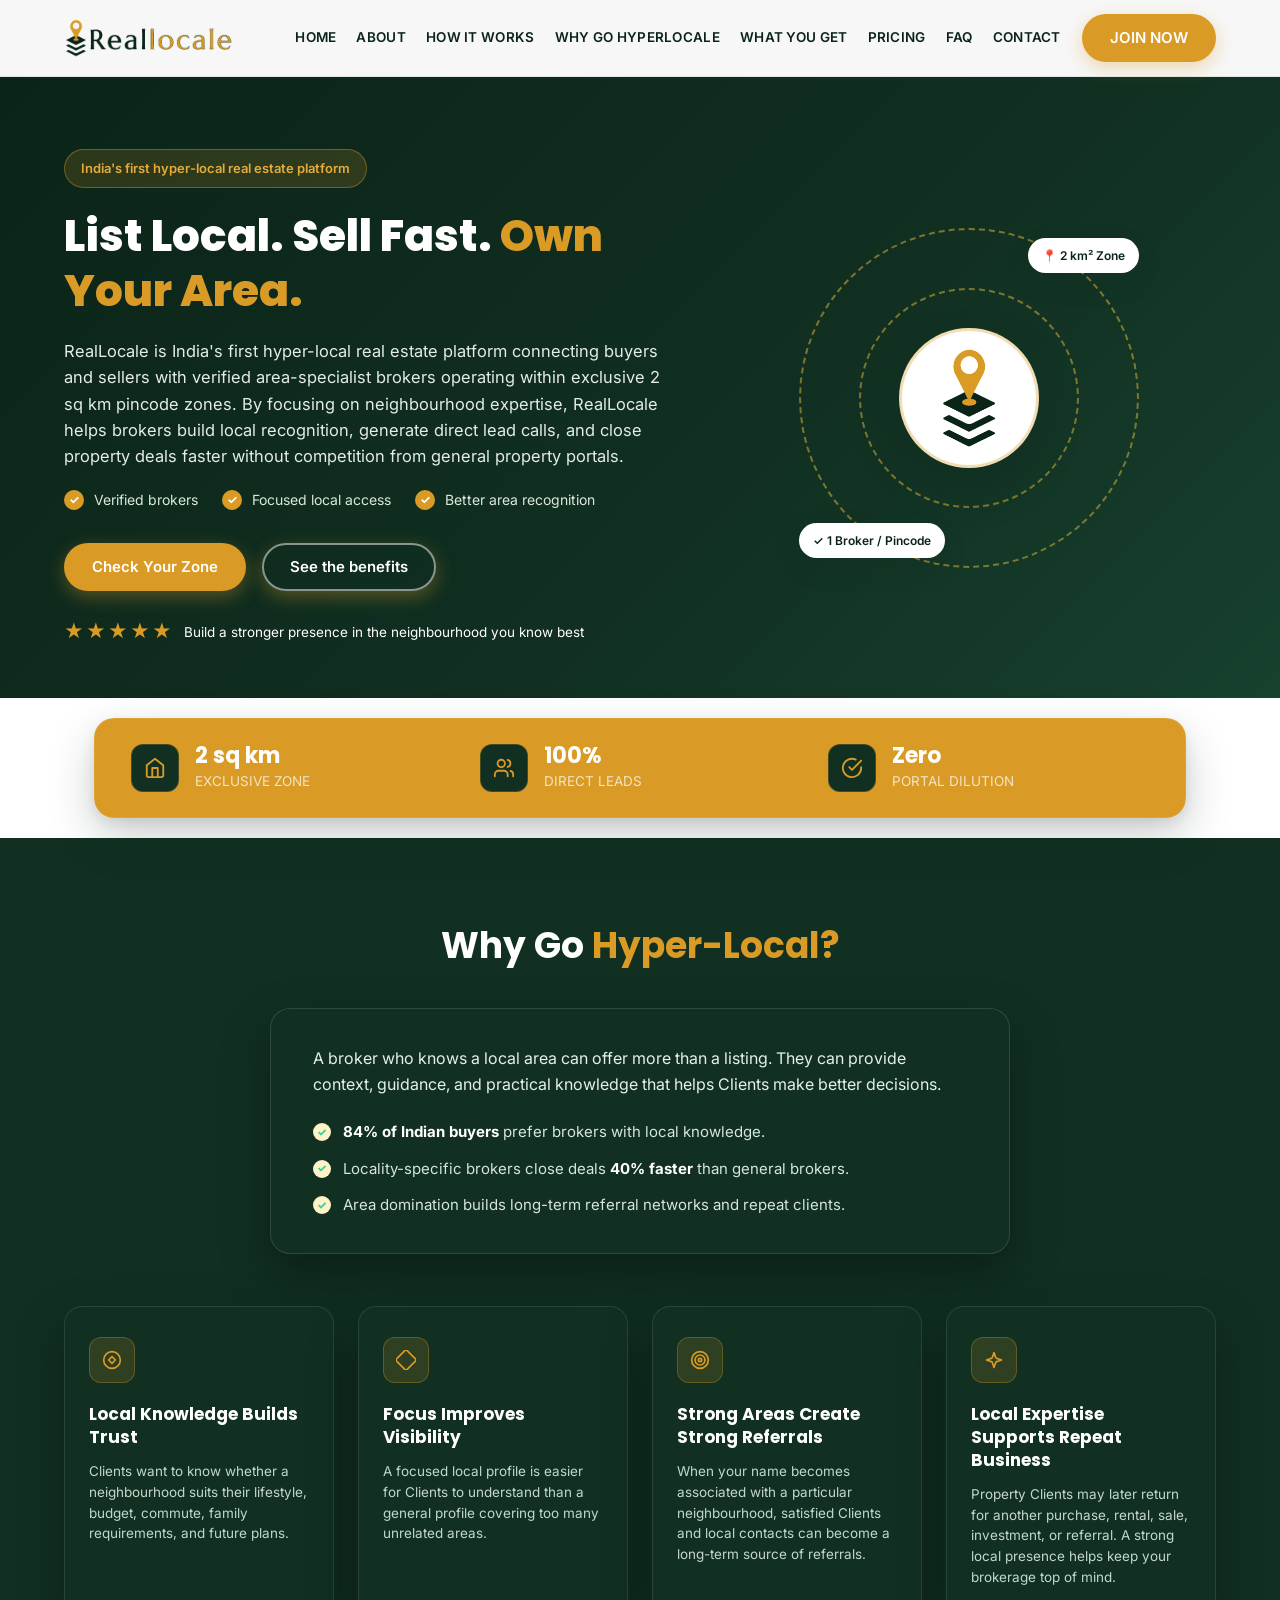
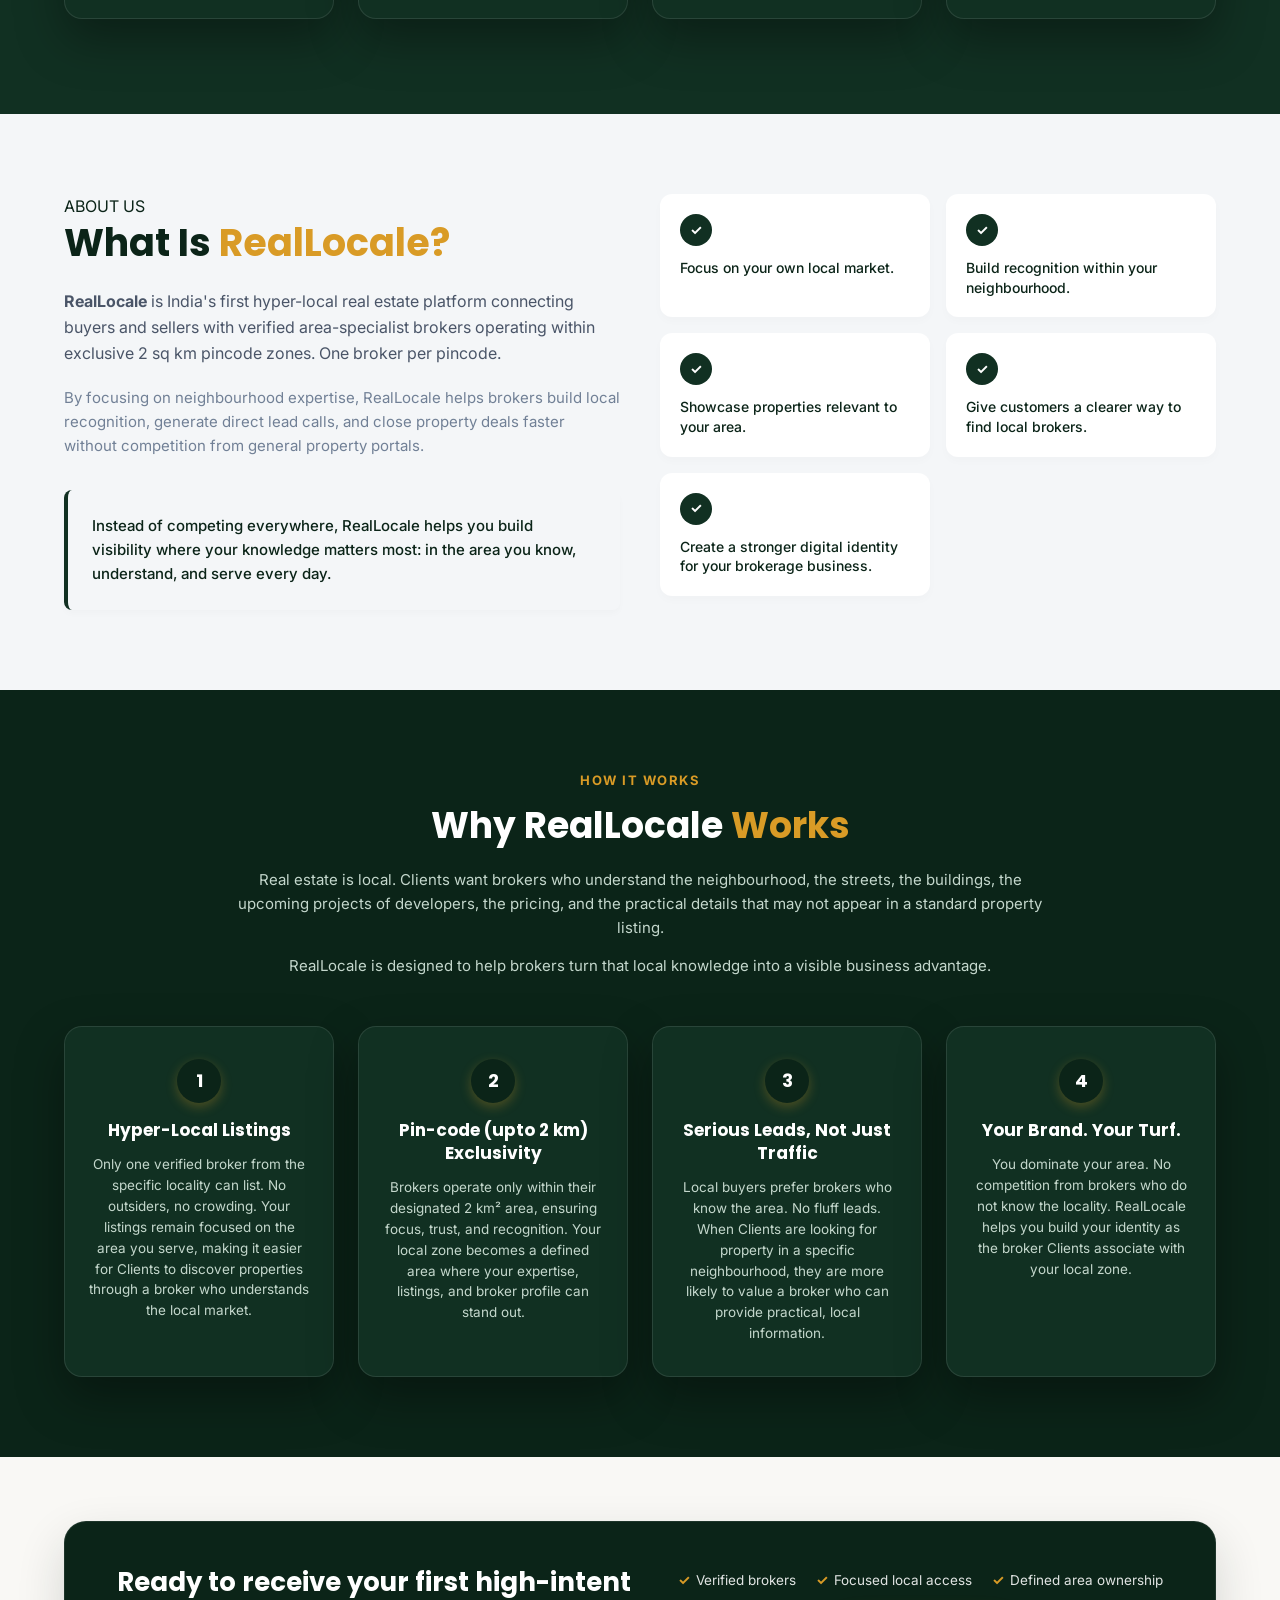
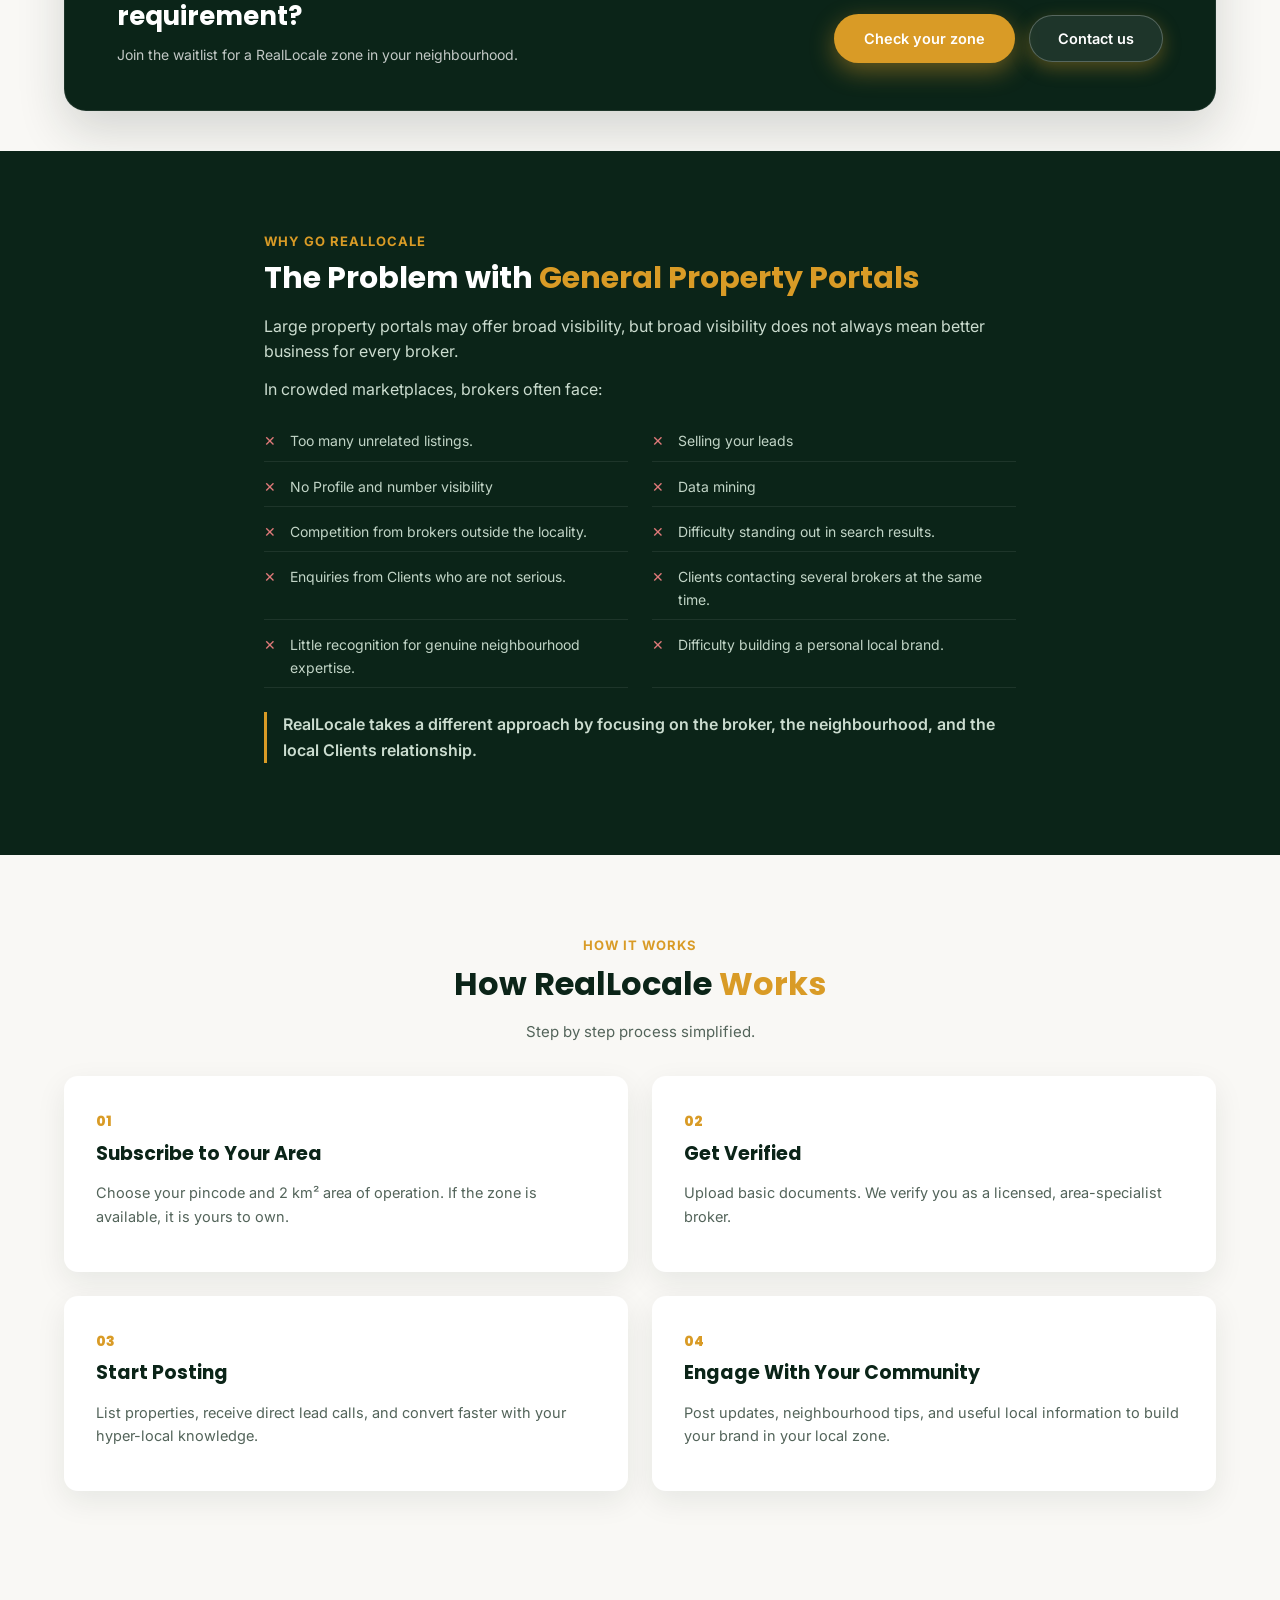
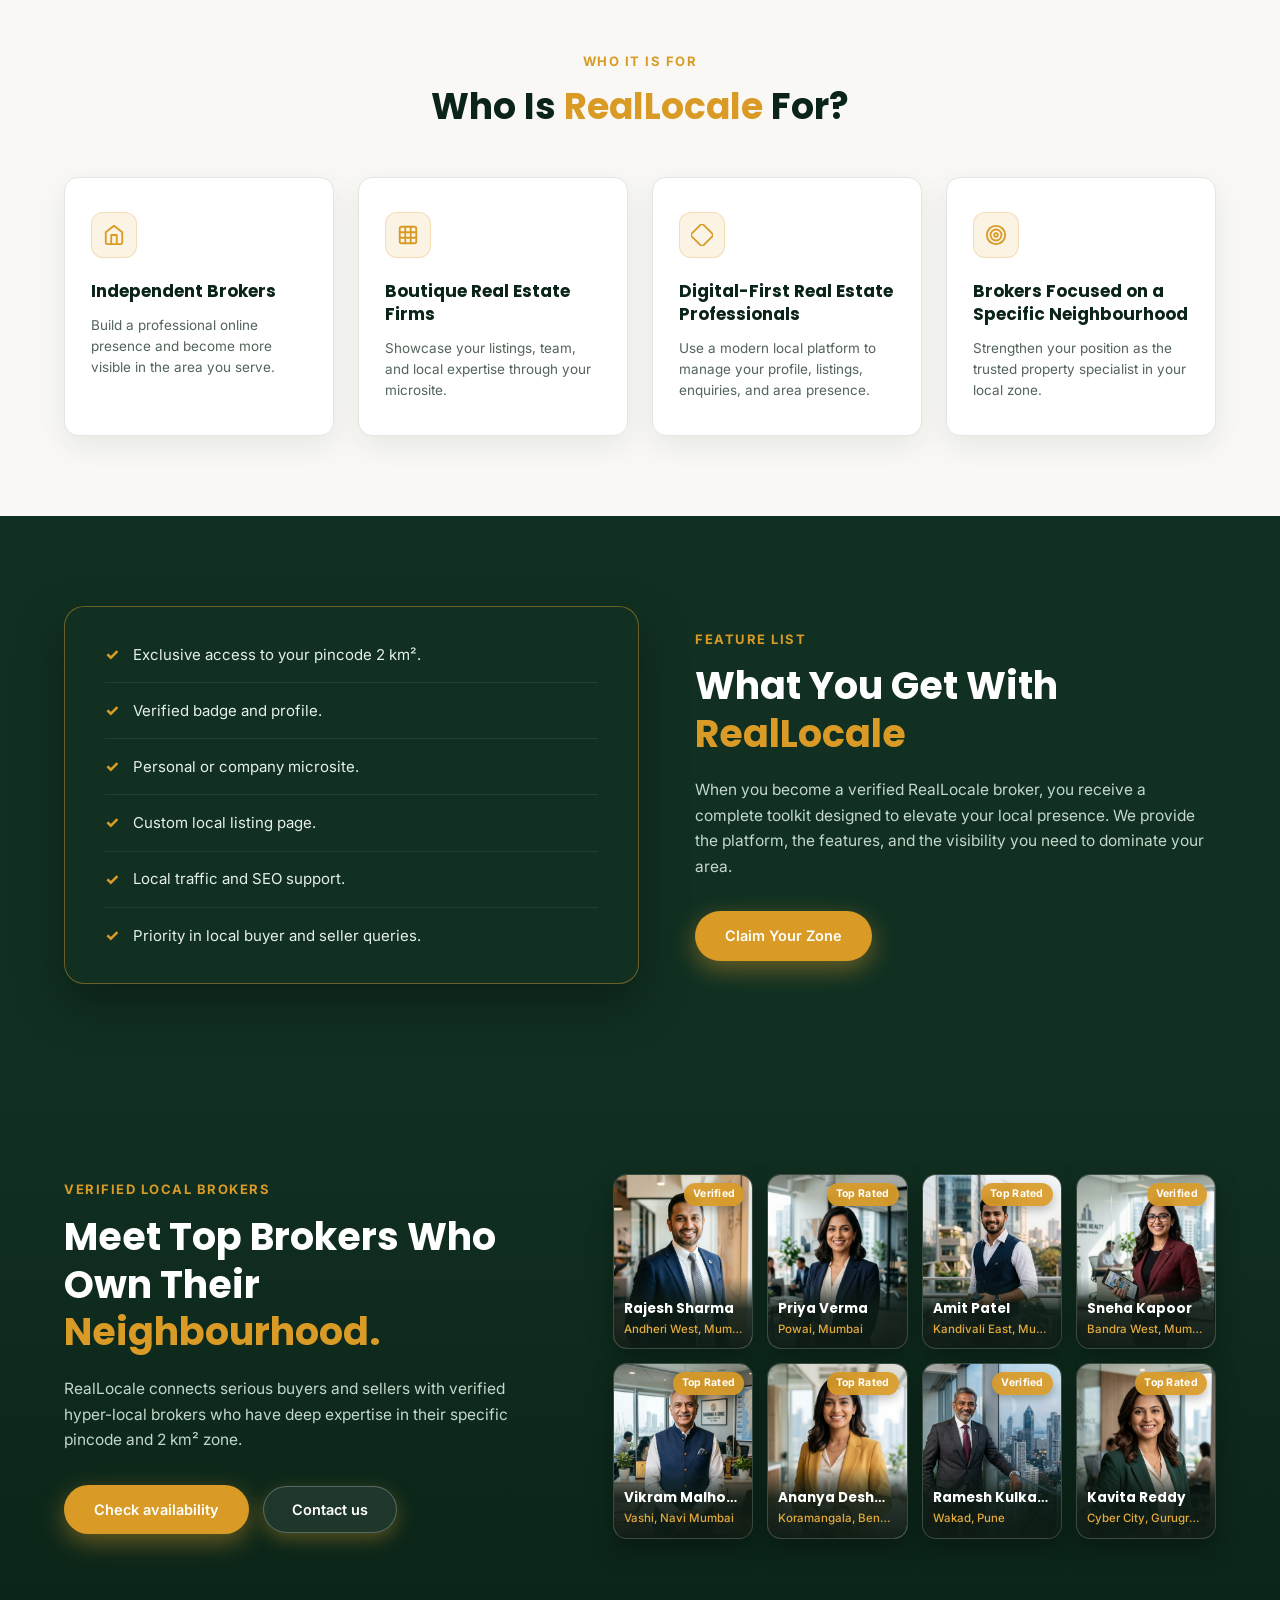
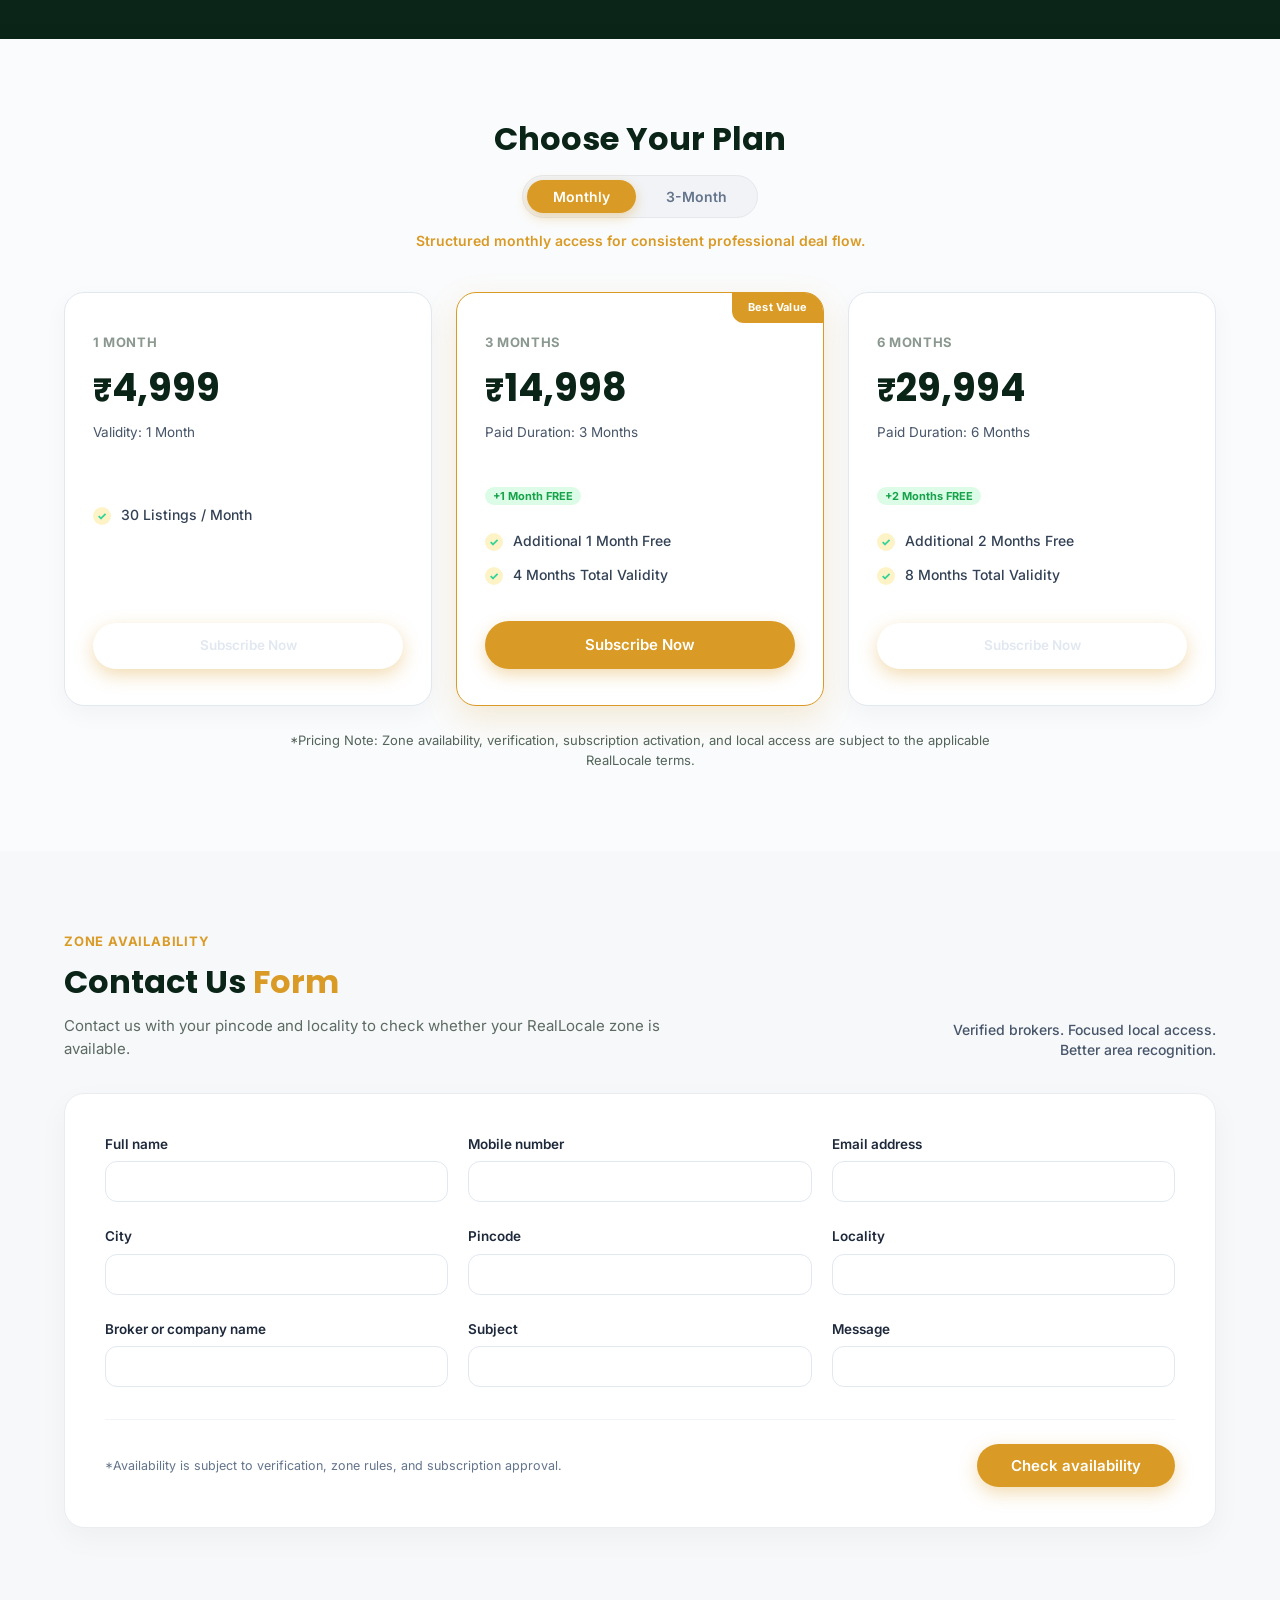
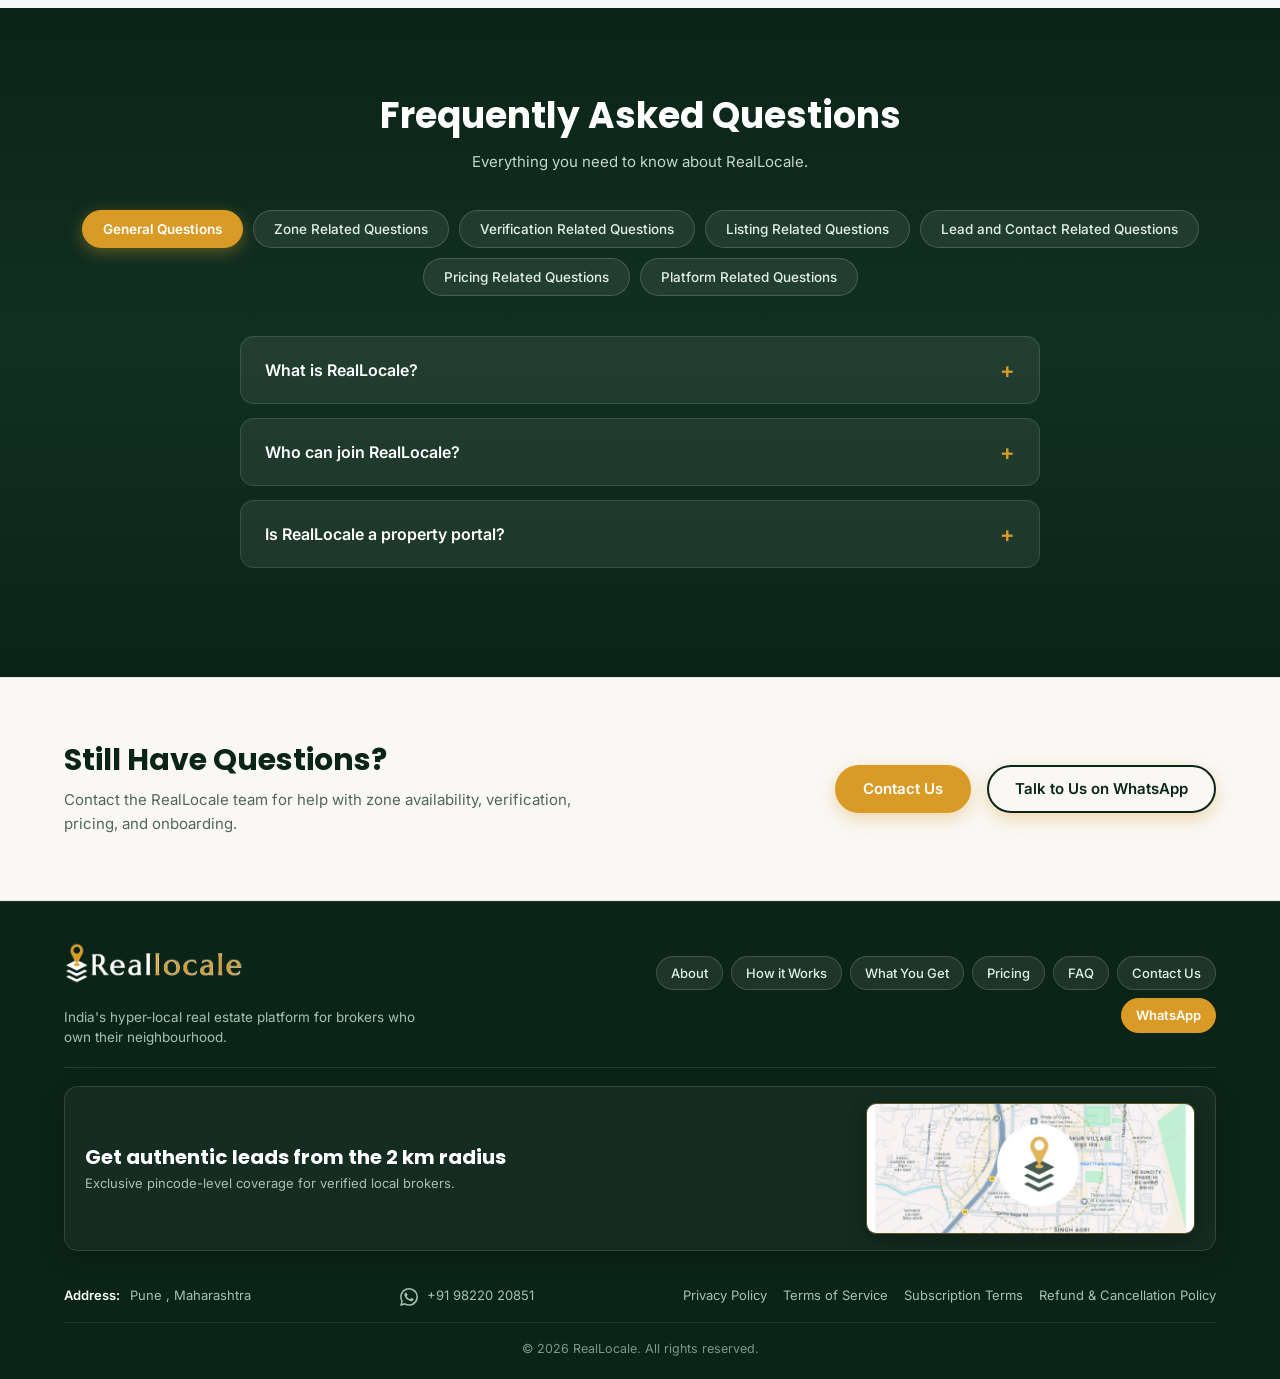
<file: index.html>
<!DOCTYPE html>
<html lang="en">

<head>
  <meta charset="UTF-8" />
  <meta name="viewport" content="width=device-width, initial-scale=1.0" />
  <title>RealLocale — List Local. Sell Fast. Own Your Area.</title>
  <meta name="description"
    content="RealLocale is India's first hyper-local real estate platform where brokers post listings only within their own pincode 2 sq km area of operation." />
  <link rel="icon" href="assets/favicon-icon.png" />
  <link rel="preconnect" href="https://fonts.googleapis.com">
  <link rel="preconnect" href="https://fonts.gstatic.com" crossorigin>
  <link
    href="https://fonts.googleapis.com/css2?family=Poppins:wght@500;600;700;800&family=Inter:wght@400;500;600;700&display=swap"
    rel="stylesheet">
  <link rel="stylesheet" href="css/style.css" />
</head>

<body>
  <!-- Header -->
  <header class="site-header" id="top">
    <div class="container header-inner">
      <a href="index.html" class="logo">
        <img src="assets/logo-mark.svg" alt="RealLocale" />
      </a>

      <nav class="main-nav" id="mainNav">
        <a href="index.html">Home</a>
        <a href="index.html#about">About</a>
        <a href="index.html#how-it-works">How it Works</a>
        <a href="index.html#why-hyperlocale">Why Go HyperLocale</a>
        <a href="index.html#what-you-get">What you get</a>
        <a href="index.html#pricing">Pricing</a>
        <a href="index.html#faq">FAQ</a>
        <a href="index.html#contact">Contact</a>
      </nav>

      <div class="header-actions">
        <a href="index.html#lead-form" class="btn btn-primary">Join Now</a>
        <button class="nav-toggle" id="navToggle" aria-label="Toggle menu">
          <span></span><span></span><span></span>
        </button>
      </div>
    </div>
  </header>
  <!-- Hero -->
  <section class="hero">
    <div class="container hero-inner">
      <div class="hero-copy">
        <span class="badge">India's first hyper-local real estate platform
        </span>
        <h1>List Local. Sell Fast. <span class="text-gold">Own Your Area.</span></h1>
        <p class="hero-lead">RealLocale is India's first hyper-local real estate platform connecting buyers and sellers
          with verified area-specialist brokers operating within exclusive 2 sq km pincode zones. By focusing on
          neighbourhood expertise, RealLocale helps brokers build local recognition, generate direct lead calls, and
          close property deals faster without competition from general property portals.</p>

        <ul class="hero-points">
          <li><span class="check">✓</span> Verified brokers</li>
          <li><span class="check">✓</span> Focused local access</li>
          <li><span class="check">✓</span> Better area recognition</li>
        </ul>

        <div class="hero-cta">
          <a href="#lead-form" class="btn btn-primary">Check Your Zone</a>
          <a href="#how-it-works" class="btn btn-outline-light">See the benefits</a>
        </div>
        <div class="rating">
          <span class="stars">★★★★★</span>
          <span>Build a stronger presence in the neighbourhood you know best</span>
        </div>
      </div>

      <div class="hero-visual">
        <div class="zone-card">
          <div class="zone-ring ring-1"></div>
          <div class="zone-ring ring-2"></div>
          <div class="zone-pin">
            <img src="assets/hero-home-logo.png" alt="RealLocale zone" />
          </div>
          <div class="float-card fc-1">📍 2 km² Zone</div>
          <div class="float-card fc-2">✓ 1 Broker / Pincode</div>
        </div>
      </div>
    </div>
  </section>
  <!-- wrap-custom-stats-wrap  -->
  <section class="wrap-custom-stats-wrap">
    <div class="container custom-stats-container">
      <div class="custom-stats-inner">
        <div class="stat-item">
          <div class="stat-icon-wrap">
            <svg xmlns="http://www.w3.org/2000/svg" width="22" height="22" viewBox="0 0 24 24" fill="none"
              stroke="currentColor" stroke-width="2" stroke-linecap="round" stroke-linejoin="round">
              <path d="m3 9 9-7 9 7v11a2 2 0 0 1-2 2H5a2 2 0 0 1-2-2z"></path>
              <polyline points="9 22 9 12 15 12 15 22"></polyline>
            </svg>
          </div>
          <div class="stat-content">
            <h4>2 sq km</h4>
            <p>EXCLUSIVE ZONE</p>
          </div>
        </div>

        <div class="stat-item">
          <div class="stat-icon-wrap">
            <svg xmlns="http://www.w3.org/2000/svg" width="22" height="22" viewBox="0 0 24 24" fill="none"
              stroke="currentColor" stroke-width="2" stroke-linecap="round" stroke-linejoin="round">
              <path d="M16 21v-2a4 4 0 0 0-4-4H6a4 4 0 0 0-4 4v2"></path>
              <circle cx="9" cy="7" r="4"></circle>
              <path d="M22 21v-2a4 4 0 0 0-3-3.87"></path>
              <path d="M16 3.13a4 4 0 0 1 0 7.75"></path>
            </svg>
          </div>
          <div class="stat-content">
            <h4>100%</h4>
            <p>DIRECT LEADS</p>
          </div>
        </div>

        <div class="stat-item">
          <div class="stat-icon-wrap">
            <svg xmlns="http://www.w3.org/2000/svg" width="22" height="22" viewBox="0 0 24 24" fill="none"
              stroke="currentColor" stroke-width="2" stroke-linecap="round" stroke-linejoin="round">
              <path d="M22 11.08V12a10 10 0 1 1-5.93-9.14"></path>
              <polyline points="22 4 12 14.01 9 11.01"></polyline>
            </svg>
          </div>
          <div class="stat-content">
            <h4>Zero</h4>
            <p>PORTAL DILUTION</p>
          </div>
        </div>
      </div>
    </div>
  </section>
  <!-- Why Hyperlocal -->
  <section class="hyperlocal-why" id="why-hyperlocale">
    <div class="container">
      <h2 class="section-title center">Why Go <span class="text-gold">Hyper-Local?</span></h2>

      <div class="hyperlocal-hero-card">
        <p class="hyperlocal-lead">A broker who knows a local area can offer more than a listing. They can provide
          context, guidance, and practical knowledge that helps Clients make better decisions.</p>
        <ul class="hyperlocal-bullet-list">
          <li><span class="check-icon">✓</span> <span><strong>84% of Indian buyers</strong> prefer brokers with local
              knowledge.</span></li>
          <li><span class="check-icon">✓</span> <span>Locality-specific brokers close deals <strong>40% faster</strong>
              than general brokers.</span></li>
          <li><span class="check-icon">✓</span> <span>Area domination builds long-term referral networks and repeat
              clients.</span></li>
        </ul>
      </div>

      <div class="reason-grid">
        <div class="reason-card">
          <div class="reason-icon-wrap">
            <svg xmlns="http://www.w3.org/2000/svg" width="20" height="20" viewBox="0 0 24 24" fill="none"
              stroke="currentColor" stroke-width="2" stroke-linecap="round" stroke-linejoin="round">
              <circle cx="12" cy="12" r="10"></circle>
              <polygon points="12 8 8 12 12 16 16 12 12 8"></polygon>
            </svg>
          </div>
          <h3>Local Knowledge Builds Trust</h3>
          <p>Clients want to know whether a neighbourhood suits their lifestyle, budget, commute, family requirements,
            and future plans.</p>
        </div>

        <div class="reason-card">
          <div class="reason-icon-wrap">
            <svg xmlns="http://www.w3.org/2000/svg" width="20" height="20" viewBox="0 0 24 24" fill="none"
              stroke="currentColor" stroke-width="2" stroke-linecap="round" stroke-linejoin="round">
              <rect x="3" y="3" width="18" height="18" rx="2" ry="2" transform="rotate(45 12 12)"></rect>
            </svg>
          </div>
          <h3>Focus Improves Visibility</h3>
          <p>A focused local profile is easier for Clients to understand than a general profile covering too many
            unrelated areas.</p>
        </div>

        <div class="reason-card">
          <div class="reason-icon-wrap">
            <svg xmlns="http://www.w3.org/2000/svg" width="20" height="20" viewBox="0 0 24 24" fill="none"
              stroke="currentColor" stroke-width="2" stroke-linecap="round" stroke-linejoin="round">
              <circle cx="12" cy="12" r="10"></circle>
              <circle cx="12" cy="12" r="6"></circle>
              <circle cx="12" cy="12" r="2"></circle>
            </svg>
          </div>
          <h3>Strong Areas Create Strong Referrals</h3>
          <p>When your name becomes associated with a particular neighbourhood, satisfied Clients and local contacts can
            become a long-term source of referrals.</p>
        </div>

        <div class="reason-card">
          <div class="reason-icon-wrap">
            <svg xmlns="http://www.w3.org/2000/svg" width="20" height="20" viewBox="0 0 24 24" fill="none"
              stroke="currentColor" stroke-width="2" stroke-linecap="round" stroke-linejoin="round">
              <path
                d="m12 3-1.9 5.8a2 2 0 0 1-1.3 1.3L3 12l5.8 1.9a2 2 0 0 1 1.3 1.3L12 21l1.9-5.8a2 2 0 0 1 1.3-1.3L21 12l-5.8-1.9a2 2 0 0 1-1.3-1.3Z">
              </path>
            </svg>
          </div>
          <h3>Local Expertise Supports Repeat Business</h3>
          <p>Property Clients may later return for another purchase, rental, sale, investment, or referral. A strong
            local presence helps keep your brokerage top of mind.</p>
        </div>
      </div>
    </div>
  </section>
  <!-- About -->
  <section class="problem-redesign" id="about">
    <div class="container problem-redesign-inner">
      <div class="problem-redesign-copy">
        <span class="eyebrow">ABOUT US</span>
        <h2>What Is <span class="text-gold">RealLocale?</span></h2>
        <p><strong>RealLocale</strong> is India's first hyper-local real estate platform connecting buyers and sellers
          with verified area-specialist brokers operating within exclusive 2 sq km pincode zones. One broker per
          pincode.</p>
        <p class="sub-text">By focusing on neighbourhood expertise, RealLocale helps brokers build local recognition,
          generate direct lead calls, and close property deals faster without competition from general property portals.
        </p>

        <div class="problem-callout">
          <p>Instead of competing everywhere, RealLocale helps you build visibility where your knowledge matters most:
            in the area you know, understand, and serve every day.</p>
        </div>
      </div>

      <div class="problem-cards-grid">
        <div class="problem-card">
          <div class="problem-icon"></div>
          <p>Focus on your own local market.</p>
        </div>
        <div class="problem-card">
          <div class="problem-icon"></div>
          <p>Build recognition within your neighbourhood.</p>
        </div>
        <div class="problem-card">
          <div class="problem-icon"></div>
          <p>Showcase properties relevant to your area.</p>
        </div>
        <div class="problem-card">
          <div class="problem-icon"></div>
          <p>Give customers a clearer way to find local brokers.</p>
        </div>
        <div class="problem-card">
          <div class="problem-icon"></div>
          <p>Create a stronger digital identity for your brokerage business.</p>
        </div>
      </div>
    </div>
  </section>
  <!-- How it works steps -->
  <section class="how-it-works" id="how-it-works">
    <div class="container">
      <span class="eyebrow center">HOW IT WORKS</span>
      <h2 class="section-title center">Why RealLocale <span class="text-gold">Works</span></h2>
      <p class="section-sub center">Real estate is local. Clients want brokers who understand the neighbourhood, the
        streets, the buildings, the upcoming projects of developers, the pricing, and the practical details that may not
        appear in a standard property listing.</p>
      <p class="section-sub center">RealLocale is designed to help brokers turn that local knowledge into a visible
        business advantage.</p>

      <div class="steps-grid">
        <div class="step-card">
          <div class="step-num">1</div>
          <h3>Hyper-Local Listings</h3>
          <p>Only one verified broker from the specific locality can list. No outsiders, no crowding. Your listings
            remain focused on the area you serve, making it easier for Clients to discover properties through a broker
            who understands the local market.</p>
        </div>
        <div class="step-card">
          <div class="step-num">2</div>
          <h3>Pin-code (upto 2 km) Exclusivity</h3>
          <p>Brokers operate only within their designated 2 km² area, ensuring focus, trust, and recognition. Your local
            zone becomes a defined area where your expertise, listings, and broker profile can stand out.</p>
        </div>
        <div class="step-card">
          <div class="step-num">3</div>
          <h3>Serious Leads, Not Just Traffic</h3>
          <p>Local buyers prefer brokers who know the area. No fluff leads. When Clients are looking for property in a
            specific neighbourhood, they are more likely to value a broker who can provide practical, local information.
          </p>
        </div>
        <div class="step-card">
          <div class="step-num">4</div>
          <h3>Your Brand. Your Turf.</h3>
          <p>You dominate your area. No competition from brokers who do not know the locality. RealLocale helps you
            build your identity as the broker Clients associate with your local zone.</p>
        </div>
      </div>
    </div>
  </section>
  <!-- Dark Content CTA Banner -->
  <section class="section-dark-content_sec">
    <div class="container">
      <div class="dark-content-banner">
        <div class="dark-content-left">
          <h2>Ready to receive your first high-intent requirement?</h2>
          <p>Join the waitlist for a RealLocale zone in your neighbourhood.</p>
        </div>
        <div class="dark-content-right">
          <ul class="dark-content-features">
            <li><span class="gold-check">✓</span> Verified brokers</li>
            <li><span class="gold-check">✓</span> Focused local access</li>
            <li><span class="gold-check">✓</span> Defined area ownership</li>
          </ul>
          <div class="dark-content-cta">
            <a href="#lead-form" class="btn btn-gold-glow">Check your zone</a>
            <a href="#contact" class="btn btn-outline-white">Contact us</a>
          </div>
        </div>
      </div>
    </div>
  </section>
  <section class="problem">
    <div class="container problem-inner">
      <div class="problem-copy">
        <span class="eyebrow text-white">Why Go RealLocale</span>
        <h2>The Problem with <span class="text-gold">General Property Portals</span></h2>
        <p>Large property portals may offer broad visibility, but broad visibility does not always mean better business
          for every broker.</p>
        <p>In crowded marketplaces, brokers often face:</p>
        <ul class="cross-list">
          <li>Too many unrelated listings.</li>
          <li>Selling your leads</li>
          <li>No Profile and number visibility</li>
          <li>Data mining</li>
          <li>Competition from brokers outside the locality.</li>
          <li>Difficulty standing out in search results.</li>
          <li>Enquiries from Clients who are not serious.</li>
          <li>Clients contacting several brokers at the same time.</li>
          <li>Little recognition for genuine neighbourhood expertise.</li>
          <li>Difficulty building a personal local brand.</li>
        </ul>
        <p class="callout">RealLocale takes a different approach by focusing on the broker, the neighbourhood, and the
          local Clients relationship.</p>
      </div>
    </div>
  </section>
  <section class="benefits">
    <div class="container">
      <span class="eyebrow center">How it Works</span>
      <h2 class="section-title center">How RealLocale <span class="text-gold">Works</span></h2>
      <p class="section-sub center">Step by step process simplified.</p>

      <div class="benefits-grid">
        <div class="benefit-card">
          <span class="benefit-num">01</span>
          <h3>Subscribe to Your Area</h3>
          <p>Choose your pincode and 2 km² area of operation. If the zone is available, it is yours to own.</p>
        </div>
        <div class="benefit-card">
          <span class="benefit-num">02</span>
          <h3>Get Verified</h3>
          <p>Upload basic documents. We verify you as a licensed, area-specialist broker.</p>
        </div>
        <div class="benefit-card">
          <span class="benefit-num">03</span>
          <h3>Start Posting</h3>
          <p>List properties, receive direct lead calls, and convert faster with your hyper-local knowledge.</p>
        </div>
        <div class="benefit-card">
          <span class="benefit-num">04</span>
          <h3>Engage With Your Community</h3>
          <p>Post updates, neighbourhood tips, and useful local information to build your brand in your local zone.</p>
        </div>
      </div>
    </div>
  </section>
  <!-- Who it's for -->
  <section class="who-for">
    <div class="container">
      <span class="eyebrow center">WHO IT IS FOR</span>
      <h2 class="section-title center">Who Is <span class="text-gold">RealLocale</span> For?</h2>

      <div class="who-grid">
        <div class="who-card">
          <div class="who-icon">
            <svg xmlns="http://www.w3.org/2000/svg" width="22" height="22" viewBox="0 0 24 24" fill="none"
              stroke="currentColor" stroke-width="2" stroke-linecap="round" stroke-linejoin="round">
              <path d="m3 9 9-7 9 7v11a2 2 0 0 1-2 2H5a2 2 0 0 1-2-2z"></path>
              <polyline points="9 22 9 12 15 12 15 22"></polyline>
            </svg>
          </div>
          <h3>Independent Brokers</h3>
          <p>Build a professional online presence and become more visible in the area you serve.</p>
        </div>
        <div class="who-card">
          <div class="who-icon">
            <svg xmlns="http://www.w3.org/2000/svg" width="22" height="22" viewBox="0 0 24 24" fill="none"
              stroke="currentColor" stroke-width="2" stroke-linecap="round" stroke-linejoin="round">
              <rect x="3" y="3" width="18" height="18" rx="2"></rect>
              <line x1="3" y1="9" x2="21" y2="9"></line>
              <line x1="3" y1="15" x2="21" y2="15"></line>
              <line x1="9" y1="3" x2="9" y2="21"></line>
              <line x1="15" y1="3" x2="15" y2="21"></line>
            </svg>
          </div>
          <h3>Boutique Real Estate Firms</h3>
          <p>Showcase your listings, team, and local expertise through your microsite.</p>
        </div>
        <div class="who-card">
          <div class="who-icon">
            <svg xmlns="http://www.w3.org/2000/svg" width="22" height="22" viewBox="0 0 24 24" fill="none"
              stroke="currentColor" stroke-width="2" stroke-linecap="round" stroke-linejoin="round">
              <rect x="3" y="3" width="18" height="18" rx="2" ry="2" transform="rotate(45 12 12)"></rect>
            </svg>
          </div>
          <h3>Digital-First Real Estate Professionals</h3>
          <p>Use a modern local platform to manage your profile, listings, enquiries, and area presence.</p>
        </div>
        <div class="who-card">
          <div class="who-icon">
            <svg xmlns="http://www.w3.org/2000/svg" width="22" height="22" viewBox="0 0 24 24" fill="none"
              stroke="currentColor" stroke-width="2" stroke-linecap="round" stroke-linejoin="round">
              <circle cx="12" cy="12" r="10"></circle>
              <circle cx="12" cy="12" r="6"></circle>
              <circle cx="12" cy="12" r="2"></circle>
            </svg>
          </div>
          <h3>Brokers Focused on a Specific Neighbourhood</h3>
          <p>Strengthen your position as the trusted property specialist in your local zone.</p>
        </div>
      </div>
    </div>
  </section>
  <!-- What You Get Section -->
  <section class="features" id="what-you-get">
    <div class="container features-container-inner">
      <!-- Left Column: Feature List Card -->
      <div class="features-list-card">
        <ul class="features-bullet-list">
          <li><span class="gold-check">✓</span> <span>Exclusive access to your pincode 2 km².</span></li>
          <li><span class="gold-check">✓</span> <span>Verified badge and profile.</span></li>
          <li><span class="gold-check">✓</span> <span>Personal or company microsite.</span></li>
          <li><span class="gold-check">✓</span> <span>Custom local listing page.</span></li>
          <li><span class="gold-check">✓</span> <span>Local traffic and SEO support.</span></li>
          <li><span class="gold-check">✓</span> <span>Priority in local buyer and seller queries.</span></li>
        </ul>
      </div>

      <!-- Right Column: Heading & Content -->
      <div class="features-copy">
        <span class="eyebrow">FEATURE LIST</span>
        <h2 class="section-title">What You Get With <span class="text-gold">RealLocale</span></h2>
        <p class="features-lead">When you become a verified RealLocale broker, you receive a complete toolkit designed
          to elevate your local presence. We provide the platform, the features, and the visibility you need to dominate
          your area.</p>
        <a href="#lead-form" class="btn btn-gold-glow">Claim Your Zone</a>
      </div>

    </div>
  </section>
  <!-- Local Advantage Gallery Section -->
  <section class="galary_img">
    <div class="container gallery-container-inner">
      <div class="gallery-copy">
        <span class="eyebrow">VERIFIED LOCAL BROKERS</span>
        <h2 class="section-title">Meet Top Brokers Who Own Their <span class="text-gold">Neighbourhood.</span></h2>
        <p class="gallery-lead">RealLocale connects serious buyers and sellers with verified hyper-local brokers who
          have deep expertise in their specific pincode and 2 km² zone.</p>
        <div class="gallery-cta">
          <a href="#lead-form" class="btn btn-gold-glow">Check availability</a>
          <a href="#contact" class="btn btn-outline-white">Contact us</a>
        </div>
      </div>

      <!-- Right 8-Broker Grid -->
      <div class="gallery-grid">
        <div class="gallery-card">
          <img src="assets/broker-1.jpg" alt="Rajesh Sharma" />
          <span class="gallery-badge">Verified</span>
          <div class="gallery-info">
            <h4 class="gallery-name">Rajesh Sharma</h4>
            <p class="gallery-location">Andheri West, Mumbai</p>
          </div>
        </div>
        <div class="gallery-card">
          <img src="assets/broker-2.jpg" alt="Priya Verma" />
          <span class="gallery-badge">Top Rated</span>
          <div class="gallery-info">
            <h4 class="gallery-name">Priya Verma</h4>
            <p class="gallery-location"> Powai, Mumbai</p>
          </div>
        </div>
        <div class="gallery-card">
          <img src="assets/broker-3.jpg" alt="Amit Patel" />
          <span class="gallery-badge">Top Rated</span>
          <div class="gallery-info">
            <h4 class="gallery-name">Amit Patel</h4>
            <p class="gallery-location"> Kandivali East, Mumbai</p>
          </div>
        </div>
        <div class="gallery-card">
          <img src="assets/broker-4.jpg" alt="Sneha Kapoor" />
          <span class="gallery-badge"> Verified</span>
          <div class="gallery-info">
            <h4 class="gallery-name">Sneha Kapoor</h4>
            <p class="gallery-location"> Bandra West, Mumbai</p>
          </div>
        </div>
        <div class="gallery-card">
          <img src="assets/broker-5.jpg" alt="Vikram Malhotra" />
          <span class="gallery-badge">Top Rated</span>
          <div class="gallery-info">
            <h4 class="gallery-name">Vikram Malhotra</h4>
            <p class="gallery-location"> Vashi, Navi Mumbai</p>
          </div>
        </div>
        <div class="gallery-card">
          <img src="assets/broker-6.jpg" alt="Ananya Deshmukh" />
          <span class="gallery-badge">Top Rated</span>
          <div class="gallery-info">
            <h4 class="gallery-name">Ananya Deshmukh</h4>
            <p class="gallery-location"> Koramangala, Bengaluru</p>
          </div>
        </div>
        <div class="gallery-card">
          <img src="assets/broker-7.jpg" alt="Ramesh Kulkarni" />
          <span class="gallery-badge">Verified</span>
          <div class="gallery-info">
            <h4 class="gallery-name">Ramesh Kulkarni</h4>
            <p class="gallery-location"> Wakad, Pune</p>
          </div>
        </div>
        <div class="gallery-card">
          <img src="assets/broker-8.jpg" alt="Kavita Reddy" />
          <span class="gallery-badge">Top Rated</span>
          <div class="gallery-info">
            <h4 class="gallery-name">Kavita Reddy</h4>
            <p class="gallery-location"> Cyber City, Gurugram</p>
          </div>
        </div>
      </div>

    </div>
  </section>
  <!-- Pricing -->
  <section class="pricing" id="pricing">
    <div class="container">
      <h2 class="section-title center">Choose Your Plan</h2>
      <!-- <p class="section-sub center">Start with 25 free credits and pay only when you need more. No hidden fees.</p> -->

      <!-- Billing Cycle Toggle Switcher -->
      <div class="pricing-toggle-wrap">
        <div class="pricing-toggle-pill" id="pricingToggle">
          <button class="pricing-toggle-btn active" data-cycle="monthly">Monthly</button>
          <button class="pricing-toggle-btn" data-cycle="quarterly">3-Month</button>
        </div>
      </div>
      <p class="pricing-toggle-subnote center">Structured monthly access for consistent professional deal flow.</p>

      <!-- Pricing Cards Grid -->

      <div class="pricing-grid-wrap monthly-active" id="pricingGrid">

        <!-- Card 1: 1 MONTH -->
        <div class="pricing-plan-card">
          <div class="plan-header">
            <span class="plan-name">1 MONTH</span>
          </div>

          <div class="plan-price-block">
            <div class="price-main">
              <span class="currency">₹</span>
              <span class="amount">4,999</span>
            </div>

            <p class="plan-desc">Validity: 1 Month</p>
          </div>

          <ul class="plan-features">
            <li><span class="check-icon">✓</span> 30 Listings / Month</li>
          </ul>

          <div class="plan-cta">
            <a href="#lead-form" class="btn plan-btn plan-btn-secondary">
              Subscribe Now
            </a>
          </div>
        </div>


        <!-- Card 2: 3 MONTHS -->
        <div class="pricing-plan-card featured">
          <div class="popular-ribbon">Best Value</div>

          <div class="plan-header">
            <span class="plan-name">3 MONTHS</span>
          </div>

          <div class="plan-price-block">
            <div class="price-main">
              <span class="currency">₹</span>
              <span class="amount">14,998</span>
            </div>

            <p class="plan-desc">Paid Duration: 3 Months</p>

            <div class="discount-badge">+1 Month FREE</div>
          </div>

          <ul class="plan-features">
            <li><span class="check-icon">✓</span> Additional 1 Month Free</li>
            <li><span class="check-icon">✓</span> 4 Months Total Validity</li>
          </ul>

          <div class="plan-cta">
            <a href="#lead-form" class="btn plan-btn plan-btn-primary">
              Subscribe Now
            </a>
          </div>
        </div>


        <!-- Card 3: 6 MONTHS -->
        <div class="pricing-plan-card">
          <div class="plan-header">
            <span class="plan-name">6 MONTHS</span>
          </div>

          <div class="plan-price-block">
            <div class="price-main">
              <span class="currency">₹</span>
              <span class="amount">29,994</span>
            </div>

            <p class="plan-desc">Paid Duration: 6 Months</p>

            <div class="discount-badge">+2 Months FREE</div>
          </div>

          <ul class="plan-features">
            <li><span class="check-icon">✓</span> Additional 2 Months Free</li>
            <li><span class="check-icon">✓</span> 8 Months Total Validity</li>
          </ul>

          <div class="plan-cta">
            <a href="#lead-form" class="btn plan-btn plan-btn-secondary">
              Subscribe Now
            </a>
          </div>
        </div>

      </div>

      <p class="section-sub center small">
        *Pricing Note: Zone availability, verification, subscription activation,
        and local access are subject to the applicable RealLocale terms.
      </p>

  </section>
  <!-- Zone Availability / Contact Section -->
  <section class="contact-zone-sec" id="contact">
    <div class="container" id="lead-form">
      <!-- Section Header with Left Title and Right Tagline -->
      <div class="zone-sec-header">
        <div class="zone-sec-header-left">
          <span class="eyebrow">ZONE AVAILABILITY</span>
          <h2 class="zone-sec-title">Contact Us <span class="text-gold">Form</span></h2>
          <p class="zone-sec-sub">Contact us with your pincode and locality to check whether your RealLocale zone is
            available.</p>
        </div>
        <div class="zone-sec-header-right">
          <p class="zone-tagline">Verified brokers. Focused local access. Better area recognition.</p>
        </div>
      </div>

      <!-- Form Card -->
      <div class="zone-form-card">
        <form class="zone-form" id="contactForm">
          <div class="zone-form-grid">
            <div class="form-field">
              <label for="zf-name">Full name</label>
              <input type="text" id="zf-name" name="name" required />
            </div>
            <div class="form-field">
              <label for="zf-mobile">Mobile number</label>
              <input type="tel" id="zf-mobile" name="mobile" required />
            </div>
            <div class="form-field">
              <label for="zf-email">Email address</label>
              <input type="email" id="zf-email" name="email" required />
            </div>
            <div class="form-field">
              <label for="zf-city">City</label>
              <input type="text" id="zf-city" name="city" required />
            </div>
            <div class="form-field">
              <label for="zf-pincode">Pincode</label>
              <input type="text" id="zf-pincode" name="pincode" required />
            </div>
            <div class="form-field">
              <label for="zf-locality">Locality</label>
              <input type="text" id="zf-locality" name="locality" required />
            </div>
            <div class="form-field">
              <label for="zf-broker">Broker or company name</label>
              <input type="text" id="zf-broker" name="broker" />
            </div>
            <div class="form-field">
              <label for="zf-subject">Subject</label>
              <input type="text" id="zf-subject" name="subject" required />
            </div>
            <div class="form-field">
              <label for="zf-message">Message</label>
              <input type="text" id="zf-message" name="message" required />
            </div>
          </div>

          <!-- Form Footer Row -->
          <div class="zone-form-footer">
            <p class="zone-footer-disclaimer">
              *Availability is subject to verification, zone rules, and subscription approval.
            </p>
            <div class="zone-footer-action">
              <button type="submit" class="btn btn-primary-gold zone-submit-btn">Check availability</button>
            </div>
          </div>
          <p class="form-success" id="contactSuccess">Thank you for reaching out! Our team will respond shortly.</p>
        </form>
      </div>

    </div>
  </section>
  <!-- FAQ -->
  <section class="faq" id="faq">
    <div class="container">
      <h2 class="section-title center">Frequently Asked Questions</h2>
      <p class="section-sub center">Everything you need to know about RealLocale.</p>

      <div class="faq-tabs" id="faqTabs">
        <button class="faq-tab active" data-tab="general">General Questions</button>
        <button class="faq-tab" data-tab="zone">Zone Related Questions</button>
        <button class="faq-tab" data-tab="verification">Verification Related Questions</button>
        <button class="faq-tab" data-tab="listing">Listing Related Questions</button>
        <button class="faq-tab" data-tab="leads">Lead and Contact Related Questions</button>
        <button class="faq-tab" data-tab="pricing-faq">Pricing Related Questions</button>
        <button class="faq-tab" data-tab="platform">Platform Related Questions</button>
      </div>

      <div class="faq-panels">
        <div class="faq-panel active" data-panel="general">
          <div class="faq-item">
            <button class="faq-q">What is RealLocale?</button>
            <div class="faq-a">
              <p>REAL LOCALE is India's first hyper-local real estate platform where brokers post listings only within
                their own 2 sq km area of operation.</p>
              <p>We help trusted brokers own their neighbourhood, post local listings, and attract serious buyers and
                sellers who value local expertise.</p>
            </div>
          </div>
          <div class="faq-item">
            <button class="faq-q">Who can join RealLocale?</button>
            <div class="faq-a">
              <p>RealLocale is designed for:</p>
              <ul>
                <li>Independent brokers.</li>
                <li>Boutique real estate firms.</li>
                <li>Digital-first real estate professionals.</li>
                <li>Brokers focused on a specific neighbourhood.</li>
                <li>Rental and property specialists.</li>
              </ul>
              <p>All applications are subject to verification and approval.</p>
            </div>
          </div>
          <div class="faq-item">
            <button class="faq-q">Is RealLocale a property portal?</button>
            <div class="faq-a">
              <p>RealLocale is a hyper-local platform for verified brokers, broker profiles, local listings, and
                customer enquiries.</p>
            </div>
          </div>
        </div>

        <div class="faq-panel" data-panel="zone">
          <div class="faq-item">
            <button class="faq-q">What is a local zone?</button>
            <div class="faq-a">
              <p>A local zone is the designated pincode and 2 km² area assigned to a broker for local property activity.
              </p>
            </div>
          </div>
          <div class="faq-item">
            <button class="faq-q">Can I choose my own area?</button>
            <div class="faq-a">
              <p>You can request your preferred pincode and locality. Approval depends on availability, zone rules,
                verification, and subscription terms.</p>
            </div>
          </div>
          <div class="faq-item">
            <button class="faq-q">How many brokers can claim one zone?</button>
            <div class="faq-a">
              <p>The current model states that only one broker per pincode 2 km² can claim a zone.</p>
              <p>The final number of brokers permitted in each area will be governed by RealLocale's operating policies.
              </p>
            </div>
          </div>
          <div class="faq-item">
            <button class="faq-q">Can I list properties outside my area?</button>
            <div class="faq-a">
              <p>RealLocale is designed around local-area focus. Your listing permissions may be limited to your
                approved zone.</p>
            </div>
          </div>
        </div>

        <div class="faq-panel" data-panel="verification">
          <div class="faq-item">
            <button class="faq-q">Why does RealLocale verify brokers?</button>
            <div class="faq-a">
              <p>Verification helps maintain trust, accountability, and quality within the local broker network.</p>
            </div>
          </div>
          <div class="faq-item">
            <button class="faq-q">What documents are required?</button>
            <div class="faq-a">
              <p>Applicants may be asked to provide identity details, business information, professional information,
                and other documents required by the verification process.</p>
            </div>
          </div>
          <div class="faq-item">
            <button class="faq-q">Will I receive a verified badge?</button>
            <div class="faq-a">
              <p>Approved brokers may receive a verified badge on their profile according to RealLocale's verification
                standards.</p>
            </div>
          </div>
        </div>

        <div class="faq-panel" data-panel="listing">
          <div class="faq-item">
            <button class="faq-q">How many properties can I list?</button>
            <div class="faq-a">
              <p>The number of listings at present is 30 but may depend on the applicable plan and platform rules. The
                broker should receive the final limit before subscription.</p>
            </div>
          </div>
          <div class="faq-item">
            <button class="faq-q">What types of properties can I post?</button>
            <div class="faq-a">
              <p>You may be able to post:</p>
              <ul>
                <li>Residential properties.</li>
                <li>Rental properties.</li>
                <li>Commercial properties.</li>
                <li>Land and plots.</li>
                <li>Other property categories supported by the platform.</li>
              </ul>
            </div>
          </div>
          <div class="faq-item">
            <button class="faq-q">Can I edit or remove my listings?</button>
            <div class="faq-a">
              <p>Yes. Approved brokers should be able to update, replace, pause, or remove listings according to
                platform rules.</p>
            </div>
          </div>
          <div class="faq-item">
            <button class="faq-q">Can I use AI-generated listing descriptions?</button>
            <div class="faq-a">
              <p>Yes. RealLocale may provide AI-assisted tools for creating listing descriptions. You are responsible
                for checking that all information is accurate before publishing.</p>
            </div>
          </div>
        </div>

        <div class="faq-panel" data-panel="leads">
          <div class="faq-item">
            <button class="faq-q">How can Clients contact me?</button>
            <div class="faq-a">
              <p>Clients may contact you through the contact options made available on your profile or property listing.
              </p>
            </div>
          </div>
          <div class="faq-item">
            <button class="faq-q">Does RealLocale share leads with other brokers?</button>
            <div class="faq-a">
              <p>RealLocale is designed around focused local broker access and direct customer contact. The final
                lead-distribution and enquiry rules will be stated in the platform terms.</p>
            </div>
          </div>
          <div class="faq-item">
            <button class="faq-q">Are leads guaranteed?</button>
            <div class="faq-a">
              <p>No platform can guarantee a specific number of enquiries, sales, rentals, or income. RealLocale is
                designed to improve local visibility and help Clients discover relevant brokers.</p>
            </div>
          </div>
        </div>

        <div class="faq-panel" data-panel="pricing-faq">
          <div class="faq-item">
            <button class="faq-q">How much does RealLocale cost?</button>
            <div class="faq-a">
              <p>The limited-time launch offer is ₹4,999 per month.</p>
            </div>
          </div>
          <div class="faq-item">
            <button class="faq-q">Does RealLocale charge commission?</button>
            <div class="faq-a">
              <p>The proposed model includes no commission sharing. RealLocale operates through subscription-based
                access.</p>
            </div>
          </div>
          <div class="faq-item">
            <button class="faq-q">Are there hidden fees?</button>
            <div class="faq-a">
              <p>No hidden fees should apply. Any applicable tax, upgrade, payment, or additional service charge should
                be displayed before payment.</p>
            </div>
          </div>
          <div class="faq-item">
            <button class="faq-q">Can I cancel my subscription?</button>
            <div class="faq-a">
              <p>You may cancel according to the subscription terms and cancellation policy.</p>
            </div>
          </div>
          <div class="faq-item">
            <button class="faq-q">What happens if my zone is unavailable?</button>
            <div class="faq-a">
              <p>Our team will inform you if the zone is unavailable. You may be placed on a waiting list or advised
                about other available options.</p>
            </div>
          </div>
        </div>

        <div class="faq-panel" data-panel="platform">
          <div class="faq-item">
            <button class="faq-q">Will I get a broker profile?</button>
            <div class="faq-a">
              <p>Yes. Approved brokers can receive a verified profile with their business details, service area,
                experience, property specialities, and listings.</p>
            </div>
          </div>
          <div class="faq-item">
            <button class="faq-q">Will I receive a microsite?</button>
            <div class="faq-a">
              <p>The RealLocale feature list includes a personal or company microsite, subject to the selected plan and
                platform availability.</p>
            </div>
          </div>
        </div>
      </div>
    </div>
  </section>
  <!-- Still have questions -->
  <section class="cta-banner">
    <div class="container cta-banner-inner">
      <div>
        <h2>Still Have Questions?</h2>
        <p>Contact the RealLocale team for help with zone availability, verification, pricing, and onboarding.</p>
      </div>
      <div class="cta-banner-actions">
        <a href="#contact" class="btn btn-primary">Contact Us</a>
        <a href="https://wa.me/919822020851" class="btn btn-outline-dark" target="_blank" rel="noopener">
          Talk to Us on WhatsApp
        </a>
      </div>
    </div>
  </section>
  <!-- Footer -->
  <footer class="site-footer">
    <div class="container">
      <div class="footer-top-wrap">
        <div class="footer-brand-block">
          <img src="assets/footer-logo.svg" alt="RealLocale" class="footer-logo" />
          <p class="footer-brand-tag">India's hyper-local real estate platform for brokers who own their neighbourhood.
          </p>
        </div>

        <!-- Sleek Pill Links Navigation (Matching FAQ style) -->
        <div class="footer-nav-pills">
          <a href="index.html#about" class="footer-pill">About</a>
          <a href="index.html#how-it-works" class="footer-pill">How it Works</a>
          <a href="index.html#what-you-get" class="footer-pill">What You Get</a>
          <a href="index.html#pricing" class="footer-pill">Pricing</a>
          <a href="index.html#faq" class="footer-pill">FAQ</a>
          <a href="index.html#contact" class="footer-pill">Contact Us</a>
          <a href="https://wa.me/919822020851" target="_blank" rel="noopener"
            class="footer-pill footer-pill-gold">WhatsApp</a>
        </div>
      </div>
      <!-- Footer Map Card Widget -->
      <div class="footer-map-widget">
        <div class="footer-map-content">
          <h3 class="footer-map-title">Get authentic leads from the 2 km radius</h3>
          <p class="footer-map-sub">Exclusive pincode-level coverage for verified local brokers.</p>
        </div>
        <a href="assets/mapimg.jpg" target="_blank" rel="noopener" class="footer-map-img-box">
          <img src="assets/mapimg.jpg" alt="Get authentic leads from the 2 km radius" />
        </a>
      </div>
      <!-- Contact Info & Legal Links Row -->
      <div class="footer-middle-row">
          <div class="footer-info-item">
          <strong>Address:</strong> Pune , Maharashtra
        </div>
        <div class="footer-info-item">
          <a href="https://wa.me/919822020851" target="_blank" rel="noopener noreferrer">
            <svg xmlns="http://www.w3.org/2000/svg" width="18" height="18" viewBox="0 0 24 24" fill="currentColor"
              style="vertical-align: middle; margin-right: 5px;">
              <path
                d="M20.52 3.48A11.8 11.8 0 0 0 12.04 0C5.5 0 .18 5.32.18 11.86c0 2.09.55 4.13 1.59 5.93L.08 24l6.36-1.67a11.84 11.84 0 0 0 5.6 1.42h.01c6.54 0 11.86-5.32 11.86-11.86a11.8 11.8 0 0 0-3.39-8.41ZM12.04 21.7a9.83 9.83 0 0 1-5.01-1.37l-.36-.21-3.77.99 1.01-3.67-.23-.38a9.83 9.83 0 1 1 8.36 4.64Zm5.4-7.36c-.3-.15-1.77-.87-2.04-.97-.28-.1-.48-.15-.68.15-.2.3-.78.97-.96 1.17-.18.2-.35.22-.65.07-.3-.15-1.26-.46-2.4-1.46-.89-.79-1.49-1.77-1.67-2.07-.18-.3-.02-.46.13-.61.14-.13.3-.35.45-.52.15-.18.2-.3.3-.5.1-.2.05-.37-.03-.52-.08-.15-.68-1.64-.93-2.25-.24-.59-.49-.51-.68-.52h-.58c-.2 0-.52.07-.8.37-.27.3-1.05 1.02-1.05 2.5s1.08 2.9 1.23 3.1c.15.2 2.12 3.24 5.13 4.54.72.31 1.28.5 1.72.64.72.23 1.38.2 1.9.12.58-.09 1.77-.72 2.02-1.42.25-.7.25-1.3.18-1.42-.08-.13-.28-.2-.58-.35Z" />
            </svg>
            +91 98220 20851
          </a>
        </div>
        <div class="footer-legal-links">
          <a href="privacy-policy.html">Privacy Policy</a>
          <a href="terms-of-service.html">Terms of Service</a>
          <a href="subscription-terms.html">Subscription Terms</a>
          <a href="refund-cancellation.html">Refund &amp; Cancellation Policy</a>
        </div>
      </div>
      <div class="footer-bottom">
        <p>© 2026 RealLocale. All rights reserved.</p>
      </div>
    </div>
  </footer>

  <!-- Lead Capture Modal Popup -->
  <div class="modal-overlay" id="leadModal">
    <div class="modal-content">
      <button class="modal-close" id="closeModal">&times;</button>
      <div class="modal-header">
        <h2>Zone Availability <span class="text-gold">Form</span></h2>
        <p>Contact us with your pincode and locality to check whether your RealLocale zone is available.</p>
      </div>
      <form class="zone-form" id="popupLeadForm">
        <div class="zone-form-grid">
          <div class="form-field">
            <label for="pm-name">Name</label>
            <input type="text" id="pm-name" name="name" required />
          </div>
          <div class="form-field">
            <label for="pm-mobile">Mobile number</label>
            <input type="tel" id="pm-mobile" name="mobile" required />
          </div>
          <div class="form-field">
            <label for="pm-email">Email address</label>
            <input type="email" id="pm-email" name="email" required />
          </div>
          <div class="form-field">
            <label for="pm-city">City</label>
            <input type="text" id="pm-city" name="city" required />
          </div>
          <div class="form-field">
            <label for="pm-pincode">Pin code</label>
            <input type="text" id="pm-pincode" name="pincode" required />
          </div>
          <div class="form-field">
            <label for="pm-locality">Locality or neighbourhood</label>
            <input type="text" id="pm-locality" name="locality" required />
          </div>
          <div class="form-field">
            <label for="pm-broker">Broker or company name</label>
            <input type="text" id="pm-broker" name="broker" />
          </div>
          <div class="form-field">
            <label for="pm-rera">Rera registration number</label>
            <input type="text" id="pm-rera" name="rera" />
          </div>
          <div class="form-field">
            <label for="pm-exp">Years of experience</label>
            <input type="text" id="pm-exp" name="experience" />
          </div>
        </div>
        <div class="zone-form-footer" style="margin-top: 32px;">
          <p class="zone-footer-disclaimer">*Availability is subject to verification, zone rules, and subscription
            approval.</p>
          <div class="zone-footer-action">
            <button type="submit" class="btn btn-primary-gold zone-submit-btn">Check availability</button>
          </div>
        </div>
      </form>
    </div>
  </div>
  <script src="js/script.js"></script>
</body>

</html>
</file>
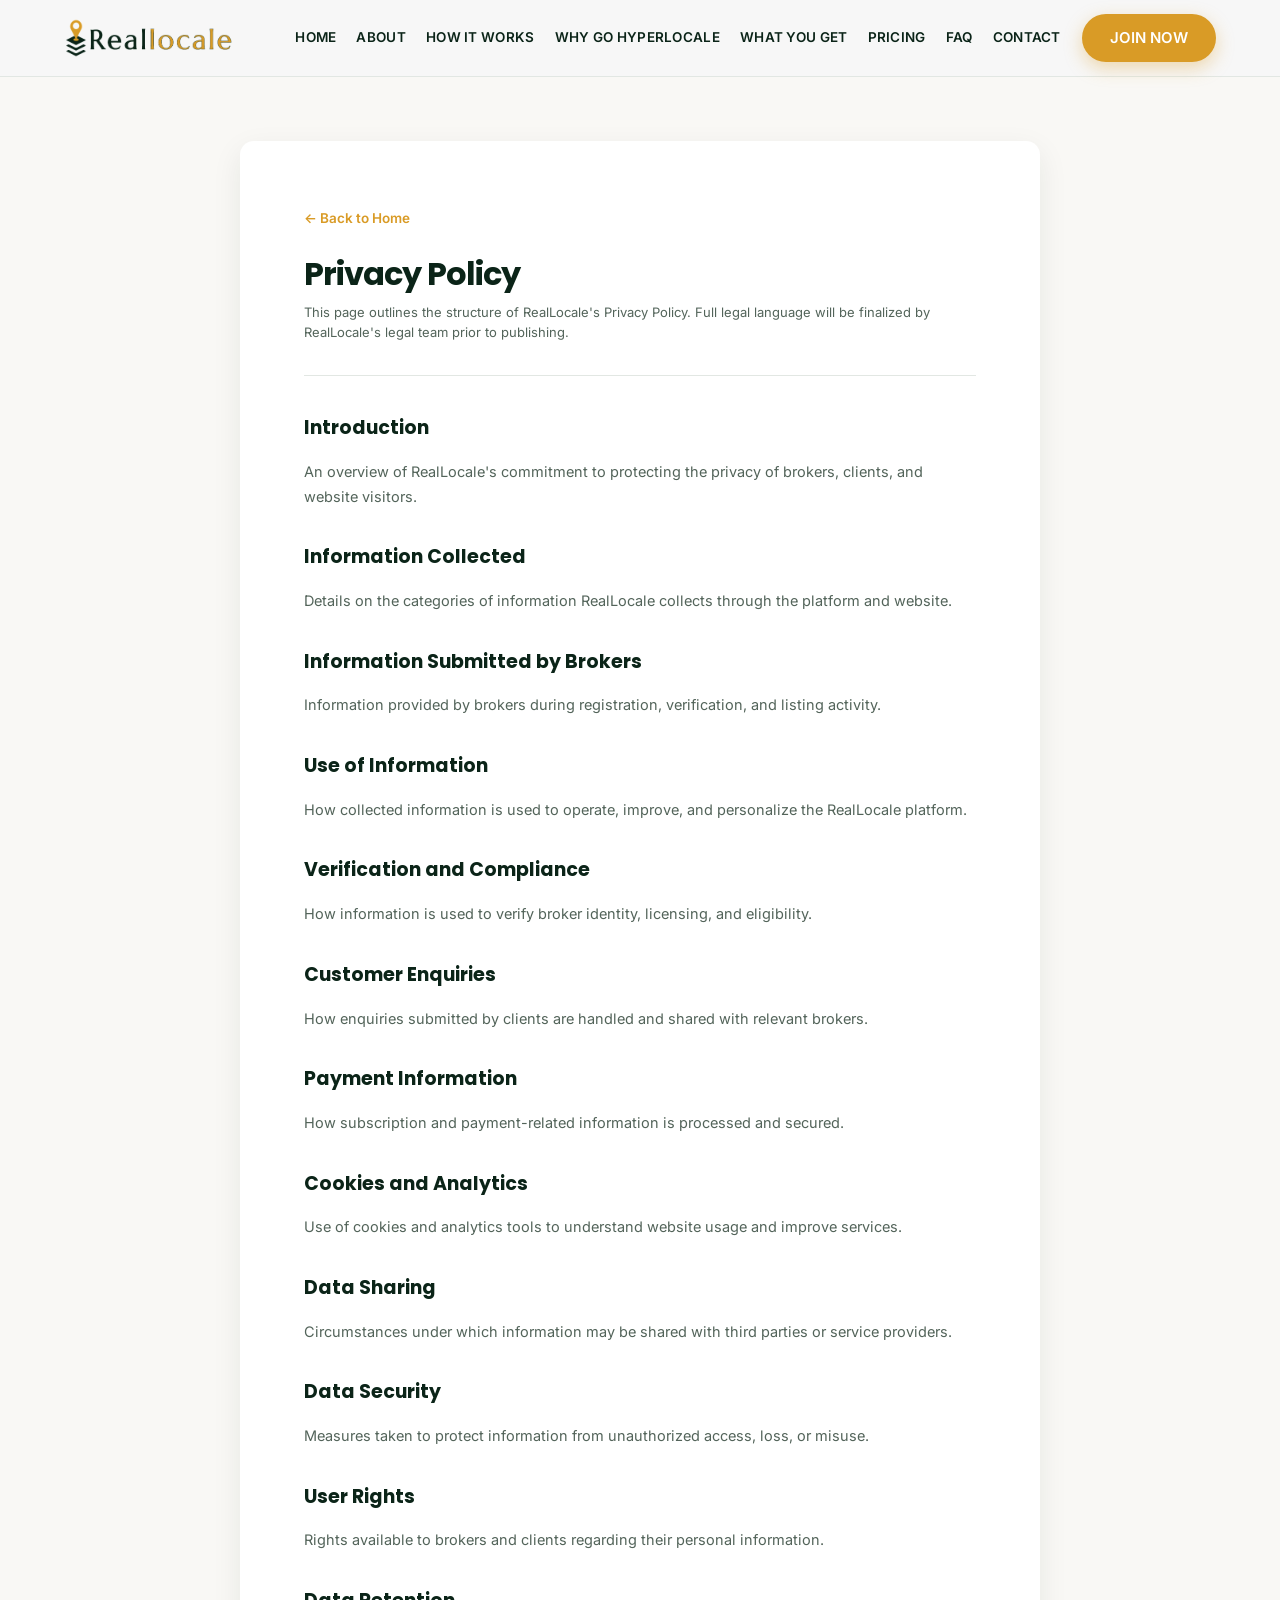
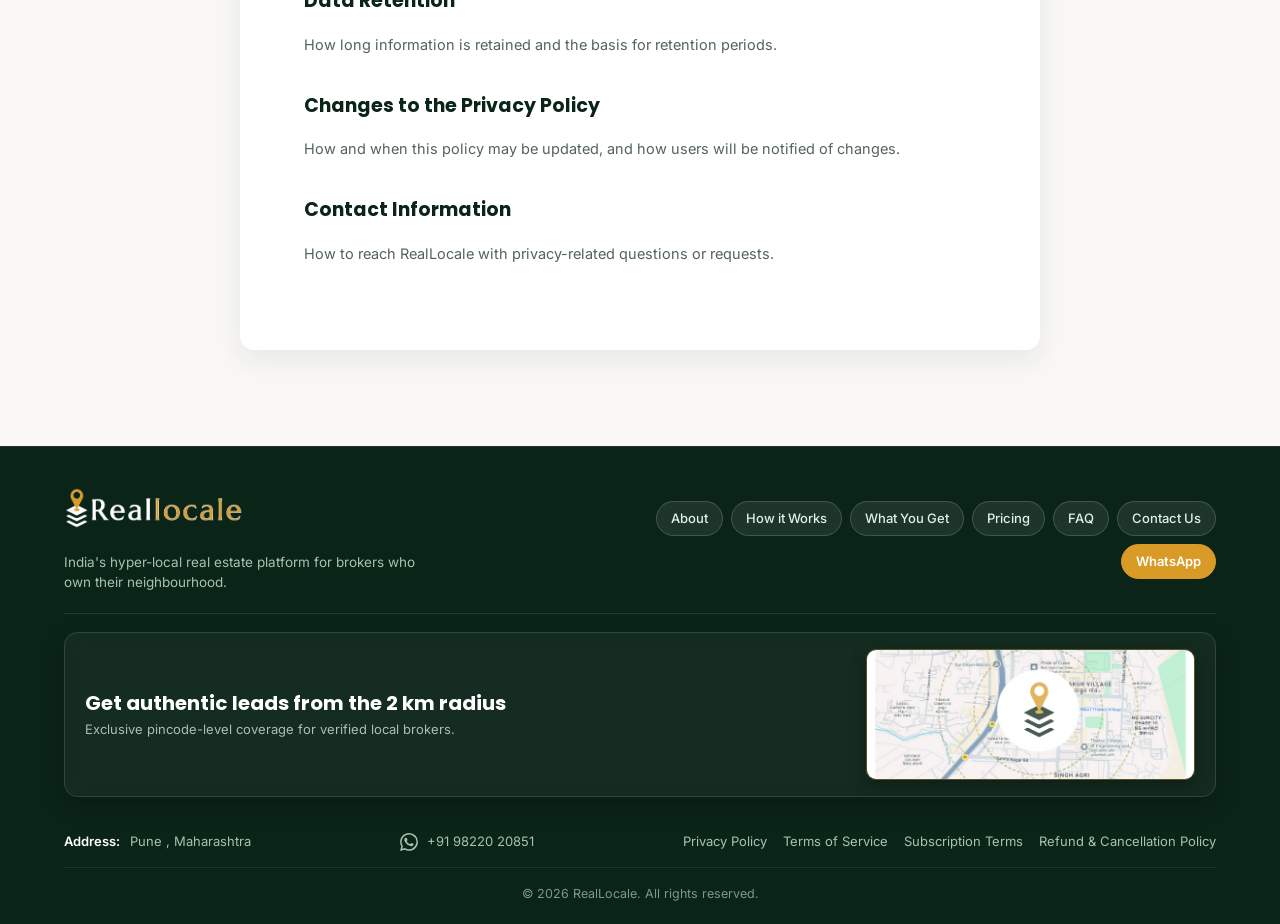
<file: privacy-policy.html>
<!DOCTYPE html>
<html lang="en">

<head>
  <meta charset="UTF-8" />
  <meta name="viewport" content="width=device-width, initial-scale=1.0" />
  <title>Privacy Policy — RealLocale</title>
  <link rel="icon" href="assets/favicon-icon.png" />
  <link rel="preconnect" href="https://fonts.googleapis.com">
  <link rel="preconnect" href="https://fonts.gstatic.com" crossorigin>
  <link
    href="https://fonts.googleapis.com/css2?family=Poppins:wght@500;600;700;800&family=Inter:wght@400;500;600;700&display=swap"
    rel="stylesheet">
  <link rel="stylesheet" href="css/style.css" />
</head>

<body>

  <!-- Header -->
  <header class="site-header" id="top">
    <div class="container header-inner">
      <a href="index.html" class="logo">
        <img src="assets/logo-mark.svg" alt="RealLocale" />
      </a>

      <nav class="main-nav" id="mainNav">
        <a href="index.html">Home</a>
        <a href="index.html#about">About</a>
        <a href="index.html#how-it-works">How it Works</a>
        <a href="index.html#why-hyperlocale">Why Go HyperLocale</a>
        <a href="index.html#what-you-get">What you get</a>
        <a href="index.html#pricing">Pricing</a>
        <a href="index.html#faq">FAQ</a>
        <a href="index.html#contact">Contact</a>
      </nav>

      <div class="header-actions">
        <a href="index.html#lead-form" class="btn btn-primary">Join Now</a>
        <button class="nav-toggle" id="navToggle" aria-label="Toggle menu">
          <span></span><span></span><span></span>
        </button>
      </div>
    </div>
  </header>

  <section class="legal-page">
    <div class="container">
      <a href="index.html" class="legal-back">← Back to Home</a>
      <h1>Privacy Policy</h1>
      <p class="updated">This page outlines the structure of RealLocale's Privacy Policy. Full legal language will be
        finalized by RealLocale's legal team prior to publishing.</p>

      <h2>Introduction</h2>
      <p>An overview of RealLocale's commitment to protecting the privacy of brokers, clients, and website visitors.</p>

      <h2>Information Collected</h2>
      <p>Details on the categories of information RealLocale collects through the platform and website.</p>

      <h2>Information Submitted by Brokers</h2>
      <p>Information provided by brokers during registration, verification, and listing activity.</p>

      <h2>Use of Information</h2>
      <p>How collected information is used to operate, improve, and personalize the RealLocale platform.</p>

      <h2>Verification and Compliance</h2>
      <p>How information is used to verify broker identity, licensing, and eligibility.</p>

      <h2>Customer Enquiries</h2>
      <p>How enquiries submitted by clients are handled and shared with relevant brokers.</p>

      <h2>Payment Information</h2>
      <p>How subscription and payment-related information is processed and secured.</p>

      <h2>Cookies and Analytics</h2>
      <p>Use of cookies and analytics tools to understand website usage and improve services.</p>

      <h2>Data Sharing</h2>
      <p>Circumstances under which information may be shared with third parties or service providers.</p>

      <h2>Data Security</h2>
      <p>Measures taken to protect information from unauthorized access, loss, or misuse.</p>

      <h2>User Rights</h2>
      <p>Rights available to brokers and clients regarding their personal information.</p>

      <h2>Data Retention</h2>
      <p>How long information is retained and the basis for retention periods.</p>

      <h2>Changes to the Privacy Policy</h2>
      <p>How and when this policy may be updated, and how users will be notified of changes.</p>

      <h2>Contact Information</h2>
      <p>How to reach RealLocale with privacy-related questions or requests.</p>
    </div>
  </section>

  <!-- Footer -->
  <footer class="site-footer">
    <div class="container">
      <div class="footer-top-wrap">
        <div class="footer-brand-block">
          <img src="assets/footer-logo.svg" alt="RealLocale" class="footer-logo" />
          <p class="footer-brand-tag">India's hyper-local real estate platform for brokers who own their neighbourhood.
          </p>
        </div>

        <!-- Sleek Pill Links Navigation (Matching FAQ style) -->
        <div class="footer-nav-pills">
          <a href="index.html#about" class="footer-pill">About</a>
          <a href="index.html#how-it-works" class="footer-pill">How it Works</a>
          <a href="index.html#what-you-get" class="footer-pill">What You Get</a>
          <a href="index.html#pricing" class="footer-pill">Pricing</a>
          <a href="index.html#faq" class="footer-pill">FAQ</a>
          <a href="index.html#contact" class="footer-pill">Contact Us</a>
          <a href="https://wa.me/919822020851" target="_blank" rel="noopener"
            class="footer-pill footer-pill-gold">WhatsApp</a>
        </div>
      </div>
      <!-- Footer Map Card Widget -->
      <div class="footer-map-widget">
        <div class="footer-map-content">
          <h3 class="footer-map-title">Get authentic leads from the 2 km radius</h3>
          <p class="footer-map-sub">Exclusive pincode-level coverage for verified local brokers.</p>
        </div>
        <a href="assets/mapimg.jpg" target="_blank" rel="noopener" class="footer-map-img-box">
          <img src="assets/mapimg.jpg" alt="Get authentic leads from the 2 km radius" />
        </a>
      </div>
      <!-- Contact Info & Legal Links Row -->
      <div class="footer-middle-row">
          <div class="footer-info-item">
          <strong>Address:</strong> Pune
, Maharashtra
        </div>
  <div class="footer-info-item">
          <a href="https://wa.me/919822020851" target="_blank" rel="noopener noreferrer">
            <svg xmlns="http://www.w3.org/2000/svg" width="18" height="18" viewBox="0 0 24 24" fill="currentColor"
              style="vertical-align: middle; margin-right: 5px;">
              <path
                d="M20.52 3.48A11.8 11.8 0 0 0 12.04 0C5.5 0 .18 5.32.18 11.86c0 2.09.55 4.13 1.59 5.93L.08 24l6.36-1.67a11.84 11.84 0 0 0 5.6 1.42h.01c6.54 0 11.86-5.32 11.86-11.86a11.8 11.8 0 0 0-3.39-8.41ZM12.04 21.7a9.83 9.83 0 0 1-5.01-1.37l-.36-.21-3.77.99 1.01-3.67-.23-.38a9.83 9.83 0 1 1 8.36 4.64Zm5.4-7.36c-.3-.15-1.77-.87-2.04-.97-.28-.1-.48-.15-.68.15-.2.3-.78.97-.96 1.17-.18.2-.35.22-.65.07-.3-.15-1.26-.46-2.4-1.46-.89-.79-1.49-1.77-1.67-2.07-.18-.3-.02-.46.13-.61.14-.13.3-.35.45-.52.15-.18.2-.3.3-.5.1-.2.05-.37-.03-.52-.08-.15-.68-1.64-.93-2.25-.24-.59-.49-.51-.68-.52h-.58c-.2 0-.52.07-.8.37-.27.3-1.05 1.02-1.05 2.5s1.08 2.9 1.23 3.1c.15.2 2.12 3.24 5.13 4.54.72.31 1.28.5 1.72.64.72.23 1.38.2 1.9.12.58-.09 1.77-.72 2.02-1.42.25-.7.25-1.3.18-1.42-.08-.13-.28-.2-.58-.35Z" />
            </svg>
            +91 98220 20851
          </a>
        </div>
        <div class="footer-legal-links">
          <a href="privacy-policy.html">Privacy Policy</a>
          <a href="terms-of-service.html">Terms of Service</a>
          <a href="subscription-terms.html">Subscription Terms</a>
          <a href="refund-cancellation.html">Refund &amp; Cancellation Policy</a>
        </div>
      </div>
      <div class="footer-bottom">
        <p>© 2026 RealLocale. All rights reserved.</p>
      </div>
    </div>
  </footer>
  <!-- Lead Capture Modal Popup -->
  <div class="modal-overlay" id="leadModal">
    <div class="modal-content">
      <button class="modal-close" id="closeModal">&times;</button>
      <div class="modal-header">
        <h2>Lead Capture <span class="text-gold">Form</span></h2>
        <p>Contact us with your pincode and locality to check whether your RealLocale zone is available.</p>
      </div>
      <form class="zone-form" id="popupLeadForm">
        <div class="zone-form-grid">
          <div class="form-field">
            <label for="pm-name">Name</label>
            <input type="text" id="pm-name" name="name" required />
          </div>
          <div class="form-field">
            <label for="pm-mobile">Mobile number</label>
            <input type="tel" id="pm-mobile" name="mobile" required />
          </div>
          <div class="form-field">
            <label for="pm-email">Email address</label>
            <input type="email" id="pm-email" name="email" required />
          </div>
          <div class="form-field">
            <label for="pm-city">City</label>
            <input type="text" id="pm-city" name="city" required />
          </div>
          <div class="form-field">
            <label for="pm-pincode">Pin code</label>
            <input type="text" id="pm-pincode" name="pincode" required />
          </div>
          <div class="form-field">
            <label for="pm-locality">Locality or neighbourhood</label>
            <input type="text" id="pm-locality" name="locality" required />
          </div>
          <div class="form-field">
            <label for="pm-broker">Broker or company name</label>
            <input type="text" id="pm-broker" name="broker" />
          </div>
          <div class="form-field">
            <label for="pm-rera">Rera registration number</label>
            <input type="text" id="pm-rera" name="rera" />
          </div>
          <div class="form-field">
            <label for="pm-exp">Years of experience</label>
            <input type="text" id="pm-exp" name="experience" />
          </div>
        </div>
        <div class="zone-form-footer" style="margin-top: 32px;">
          <p class="zone-footer-disclaimer">*Availability is subject to verification, zone rules, and subscription approval.</p>
          <div class="zone-footer-action">
            <button type="submit" class="btn btn-primary-gold zone-submit-btn">Check availability</button>
          </div>
        </div>
      </form>
    </div>
  </div>
  <script src="js/script.js"></script>
</body>

</html>
</file>
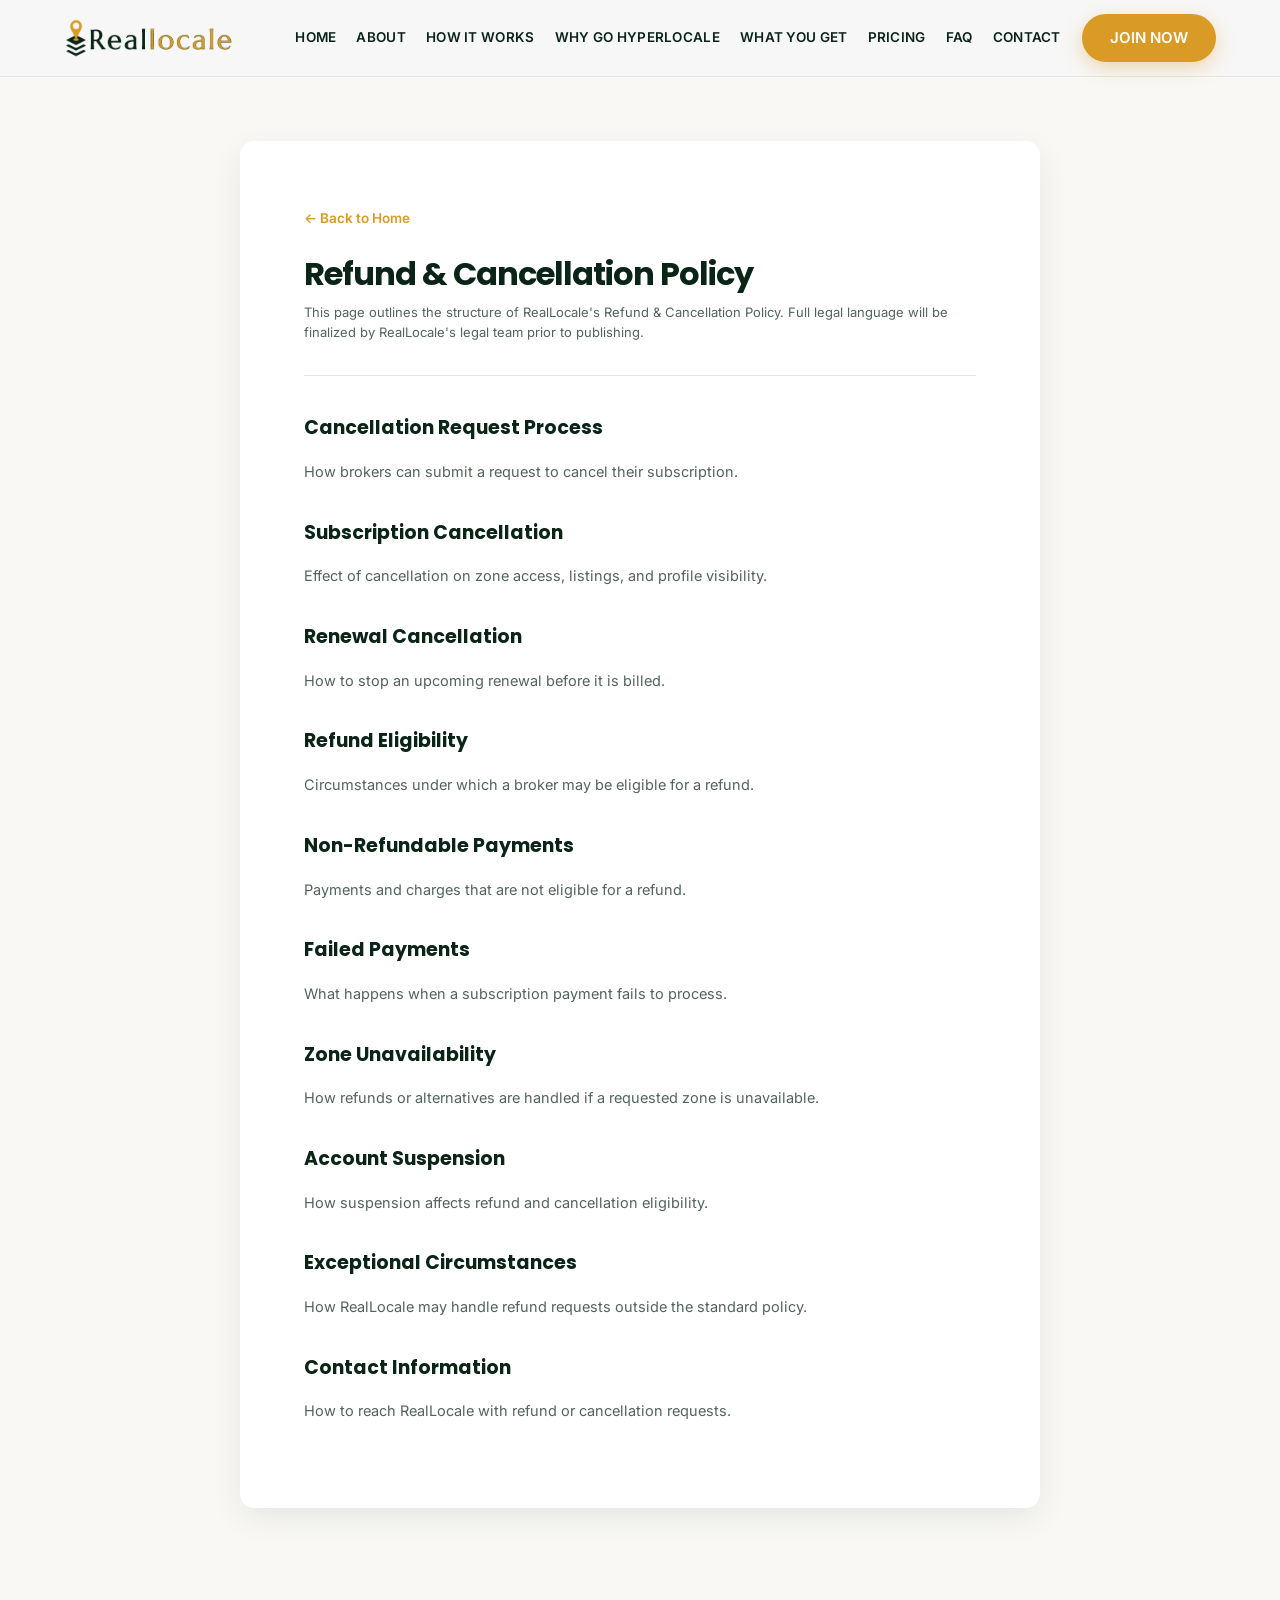
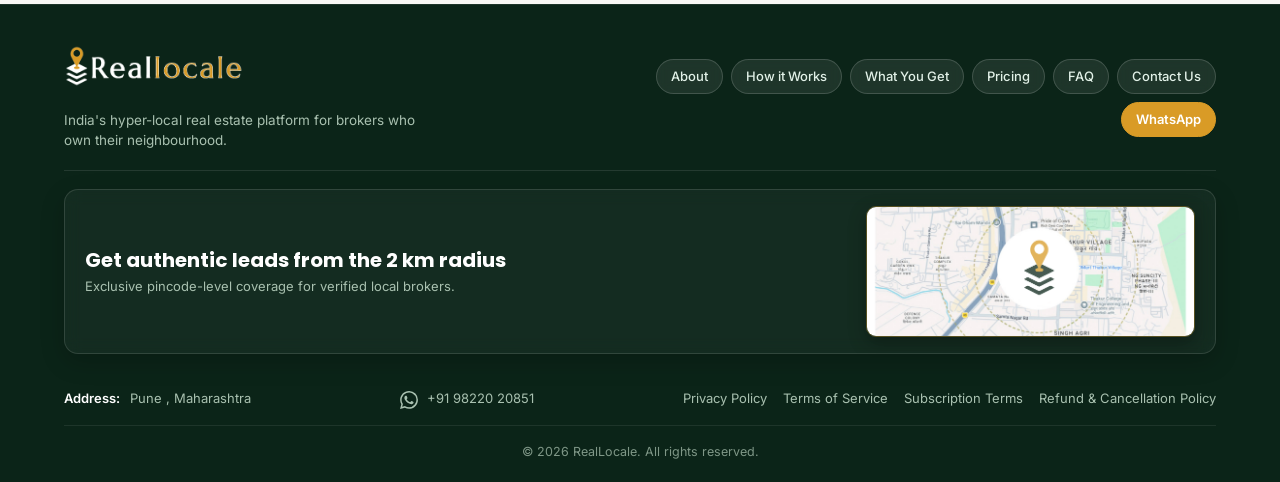
<file: refund-cancellation.html>
<!DOCTYPE html>
<html lang="en">

<head>
  <meta charset="UTF-8" />
  <meta name="viewport" content="width=device-width, initial-scale=1.0" />
  <title>Refund &amp; Cancellation Policy — RealLocale</title>
  <link rel="icon" href="assets/logo-mark.png" />
  <link rel="icon" href="assets/favicon-icon.png" />
  <link rel="preconnect" href="https://fonts.gstatic.com" crossorigin>
  <link
    href="https://fonts.googleapis.com/css2?family=Poppins:wght@500;600;700;800&family=Inter:wght@400;500;600;700&display=swap"
    rel="stylesheet">
  <link rel="stylesheet" href="css/style.css" />
</head>

<body>

  <!-- Header -->
  <header class="site-header" id="top">
    <div class="container header-inner">
      <a href="index.html" class="logo">
        <img src="assets/logo-mark.svg" alt="RealLocale" />
      </a>

      <nav class="main-nav" id="mainNav">
        <a href="index.html">Home</a>
        <a href="index.html#about">About</a>
        <a href="index.html#how-it-works">How it Works</a>
        <a href="index.html#why-hyperlocale">Why Go HyperLocale</a>
        <a href="index.html#what-you-get">What you get</a>
        <a href="index.html#pricing">Pricing</a>
        <a href="index.html#faq">FAQ</a>
        <a href="index.html#contact">Contact</a>
      </nav>

      <div class="header-actions">
        <a href="index.html#lead-form" class="btn btn-primary">Join Now</a>
        <button class="nav-toggle" id="navToggle" aria-label="Toggle menu">
          <span></span><span></span><span></span>
        </button>
      </div>
    </div>
  </header>

  <section class="legal-page">
    <div class="container">
      <a href="index.html" class="legal-back">← Back to Home</a>
      <h1>Refund &amp; Cancellation Policy</h1>
      <p class="updated">This page outlines the structure of RealLocale's Refund &amp; Cancellation Policy. Full legal
        language will be finalized by RealLocale's legal team prior to publishing.</p>

      <h2>Cancellation Request Process</h2>
      <p>How brokers can submit a request to cancel their subscription.</p>

      <h2>Subscription Cancellation</h2>
      <p>Effect of cancellation on zone access, listings, and profile visibility.</p>

      <h2>Renewal Cancellation</h2>
      <p>How to stop an upcoming renewal before it is billed.</p>

      <h2>Refund Eligibility</h2>
      <p>Circumstances under which a broker may be eligible for a refund.</p>

      <h2>Non-Refundable Payments</h2>
      <p>Payments and charges that are not eligible for a refund.</p>

      <h2>Failed Payments</h2>
      <p>What happens when a subscription payment fails to process.</p>

      <h2>Zone Unavailability</h2>
      <p>How refunds or alternatives are handled if a requested zone is unavailable.</p>

      <h2>Account Suspension</h2>
      <p>How suspension affects refund and cancellation eligibility.</p>

      <h2>Exceptional Circumstances</h2>
      <p>How RealLocale may handle refund requests outside the standard policy.</p>

      <h2>Contact Information</h2>
      <p>How to reach RealLocale with refund or cancellation requests.</p>
    </div>
  </section>

  <!-- Footer -->
  <footer class="site-footer">
    <div class="container">
      <div class="footer-top-wrap">
        <div class="footer-brand-block">
          <img src="assets/footer-logo.svg" alt="RealLocale" class="footer-logo" />
          <p class="footer-brand-tag">India's hyper-local real estate platform for brokers who own their neighbourhood.
          </p>
        </div>

        <!-- Sleek Pill Links Navigation (Matching FAQ style) -->
        <div class="footer-nav-pills">
          <a href="index.html#about" class="footer-pill">About</a>
          <a href="index.html#how-it-works" class="footer-pill">How it Works</a>
          <a href="index.html#what-you-get" class="footer-pill">What You Get</a>
          <a href="index.html#pricing" class="footer-pill">Pricing</a>
          <a href="index.html#faq" class="footer-pill">FAQ</a>
          <a href="index.html#contact" class="footer-pill">Contact Us</a>
          <a href="https://wa.me/919822020851" target="_blank" rel="noopener"
            class="footer-pill footer-pill-gold">WhatsApp</a>
        </div>
      </div>
      <!-- Footer Map Card Widget -->
      <div class="footer-map-widget">
        <div class="footer-map-content">
          <h3 class="footer-map-title">Get authentic leads from the 2 km radius</h3>
          <p class="footer-map-sub">Exclusive pincode-level coverage for verified local brokers.</p>
        </div>
        <a href="assets/mapimg.jpg" target="_blank" rel="noopener" class="footer-map-img-box">
          <img src="assets/mapimg.jpg" alt="Get authentic leads from the 2 km radius" />
        </a>
      </div>
      <!-- Contact Info & Legal Links Row -->
      <div class="footer-middle-row">
          <div class="footer-info-item">
          <strong>Address:</strong> Pune
, Maharashtra
        </div>
  <div class="footer-info-item">
          <a href="https://wa.me/919822020851" target="_blank" rel="noopener noreferrer">
            <svg xmlns="http://www.w3.org/2000/svg" width="18" height="18" viewBox="0 0 24 24" fill="currentColor"
              style="vertical-align: middle; margin-right: 5px;">
              <path
                d="M20.52 3.48A11.8 11.8 0 0 0 12.04 0C5.5 0 .18 5.32.18 11.86c0 2.09.55 4.13 1.59 5.93L.08 24l6.36-1.67a11.84 11.84 0 0 0 5.6 1.42h.01c6.54 0 11.86-5.32 11.86-11.86a11.8 11.8 0 0 0-3.39-8.41ZM12.04 21.7a9.83 9.83 0 0 1-5.01-1.37l-.36-.21-3.77.99 1.01-3.67-.23-.38a9.83 9.83 0 1 1 8.36 4.64Zm5.4-7.36c-.3-.15-1.77-.87-2.04-.97-.28-.1-.48-.15-.68.15-.2.3-.78.97-.96 1.17-.18.2-.35.22-.65.07-.3-.15-1.26-.46-2.4-1.46-.89-.79-1.49-1.77-1.67-2.07-.18-.3-.02-.46.13-.61.14-.13.3-.35.45-.52.15-.18.2-.3.3-.5.1-.2.05-.37-.03-.52-.08-.15-.68-1.64-.93-2.25-.24-.59-.49-.51-.68-.52h-.58c-.2 0-.52.07-.8.37-.27.3-1.05 1.02-1.05 2.5s1.08 2.9 1.23 3.1c.15.2 2.12 3.24 5.13 4.54.72.31 1.28.5 1.72.64.72.23 1.38.2 1.9.12.58-.09 1.77-.72 2.02-1.42.25-.7.25-1.3.18-1.42-.08-.13-.28-.2-.58-.35Z" />
            </svg>
            +91 98220 20851
          </a>
        </div>
        <div class="footer-legal-links">
          <a href="privacy-policy.html">Privacy Policy</a>
          <a href="terms-of-service.html">Terms of Service</a>
          <a href="subscription-terms.html">Subscription Terms</a>
          <a href="refund-cancellation.html">Refund &amp; Cancellation Policy</a>
        </div>
      </div>
      <div class="footer-bottom">
        <p>© 2026 RealLocale. All rights reserved.</p>
      </div>
    </div>
  </footer>
  <!-- Lead Capture Modal Popup -->
  <div class="modal-overlay" id="leadModal">
    <div class="modal-content">
      <button class="modal-close" id="closeModal">&times;</button>
      <div class="modal-header">
        <h2>Lead Capture <span class="text-gold">Form</span></h2>
        <p>Contact us with your pincode and locality to check whether your RealLocale zone is available.</p>
      </div>
      <form class="zone-form" id="popupLeadForm">
        <div class="zone-form-grid">
          <div class="form-field">
            <label for="pm-name">Name</label>
            <input type="text" id="pm-name" name="name" required />
          </div>
          <div class="form-field">
            <label for="pm-mobile">Mobile number</label>
            <input type="tel" id="pm-mobile" name="mobile" required />
          </div>
          <div class="form-field">
            <label for="pm-email">Email address</label>
            <input type="email" id="pm-email" name="email" required />
          </div>
          <div class="form-field">
            <label for="pm-city">City</label>
            <input type="text" id="pm-city" name="city" required />
          </div>
          <div class="form-field">
            <label for="pm-pincode">Pin code</label>
            <input type="text" id="pm-pincode" name="pincode" required />
          </div>
          <div class="form-field">
            <label for="pm-locality">Locality or neighbourhood</label>
            <input type="text" id="pm-locality" name="locality" required />
          </div>
          <div class="form-field">
            <label for="pm-broker">Broker or company name</label>
            <input type="text" id="pm-broker" name="broker" />
          </div>
          <div class="form-field">
            <label for="pm-rera">Rera registration number</label>
            <input type="text" id="pm-rera" name="rera" />
          </div>
          <div class="form-field">
            <label for="pm-exp">Years of experience</label>
            <input type="text" id="pm-exp" name="experience" />
          </div>
        </div>
        <div class="zone-form-footer" style="margin-top: 32px;">
          <p class="zone-footer-disclaimer">*Availability is subject to verification, zone rules, and subscription approval.</p>
          <div class="zone-footer-action">
            <button type="submit" class="btn btn-primary-gold zone-submit-btn">Check availability</button>
          </div>
        </div>
      </form>
    </div>
  </div>
  <script src="js/script.js"></script>
</body>

</html>
</file>
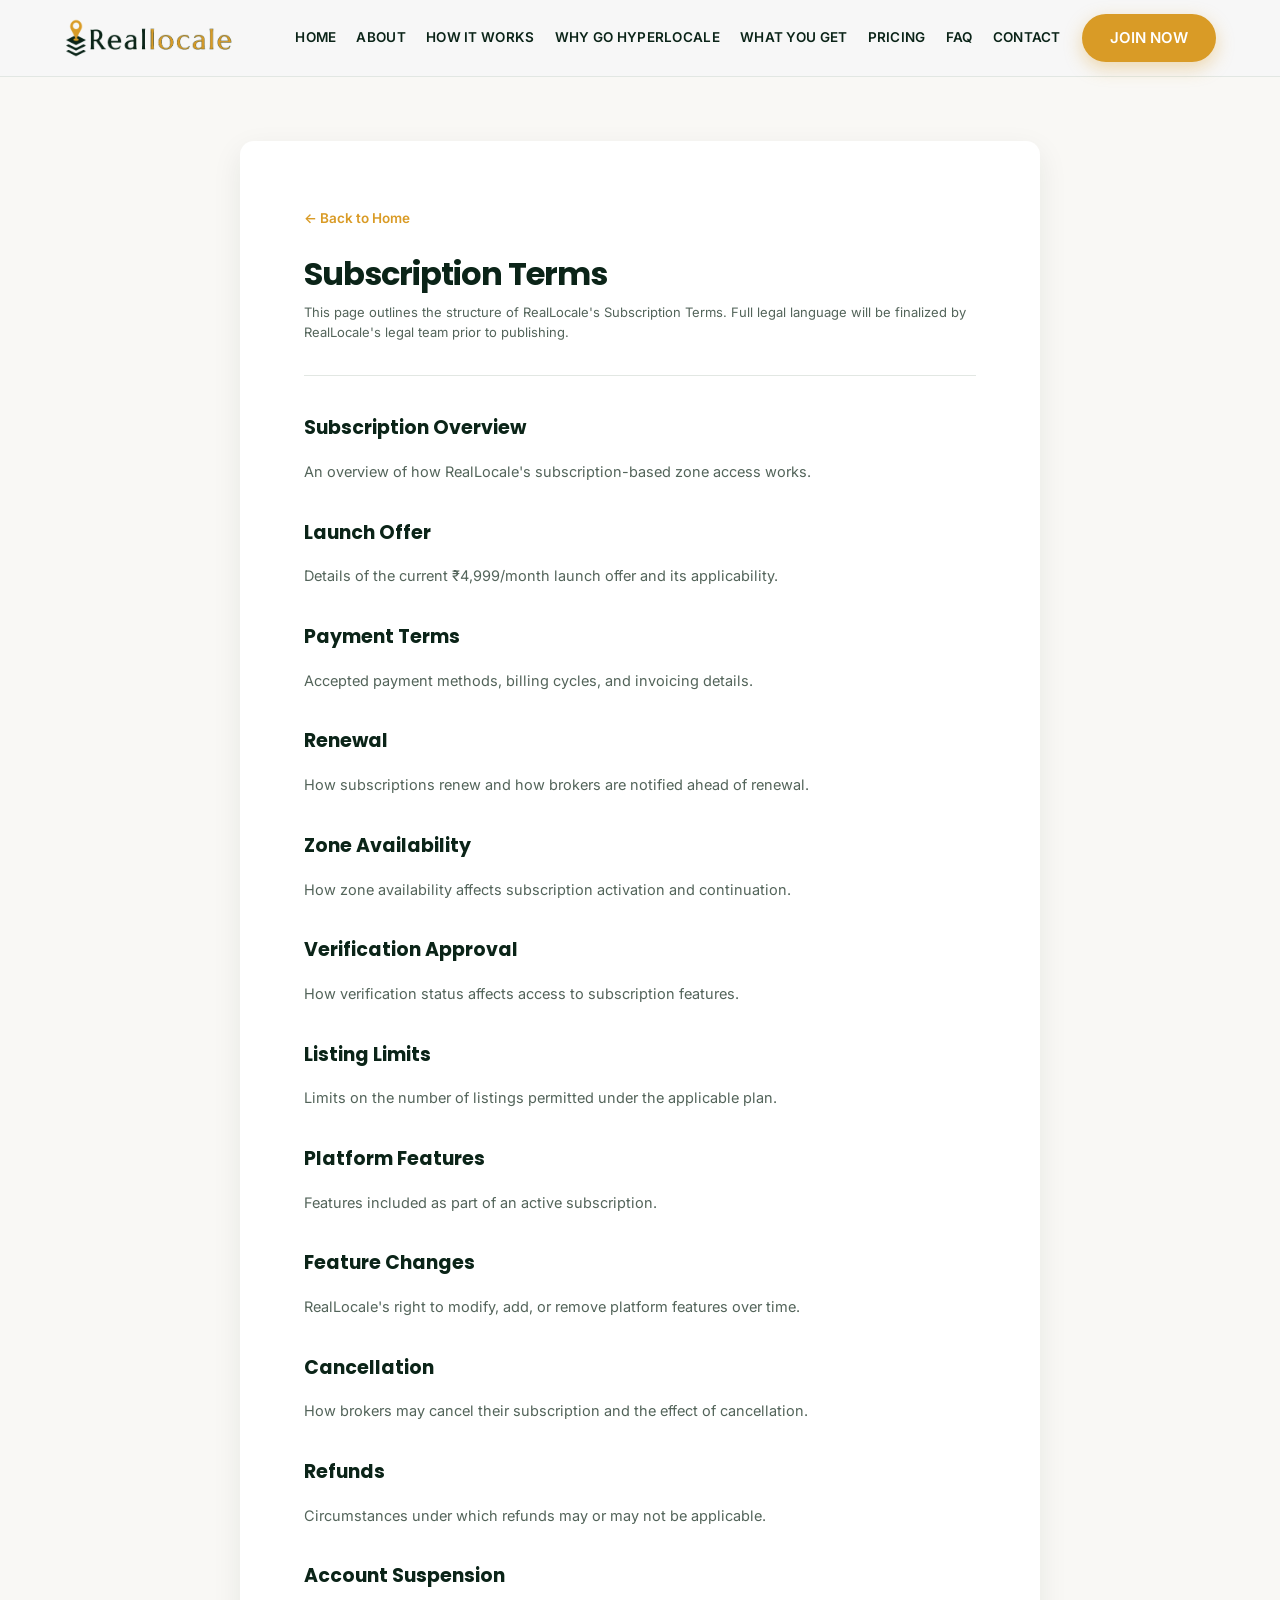
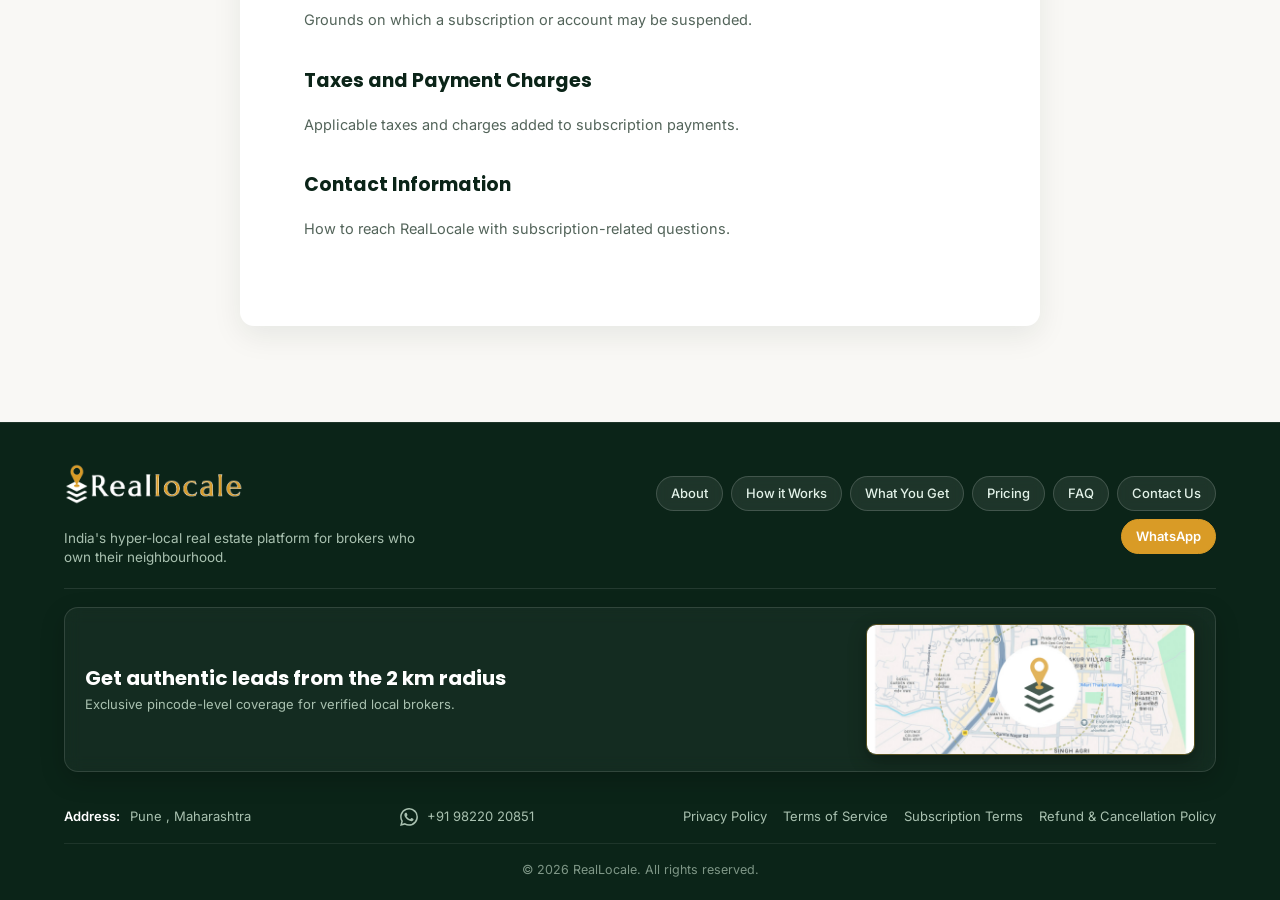
<file: subscription-terms.html>
<!DOCTYPE html>
<html lang="en">

<head>
  <meta charset="UTF-8" />
  <meta name="viewport" content="width=device-width, initial-scale=1.0" />
  <title>Subscription Terms — RealLocale</title>
  <link rel="icon" href="assets/favicon-icon.png" />
  <link rel="preconnect" href="https://fonts.googleapis.com">
  <link rel="preconnect" href="https://fonts.gstatic.com" crossorigin>
  <link
    href="https://fonts.googleapis.com/css2?family=Poppins:wght@500;600;700;800&family=Inter:wght@400;500;600;700&display=swap"
    rel="stylesheet">
  <link rel="stylesheet" href="css/style.css" />
</head>

<body>

  <!-- Header -->
  <header class="site-header" id="top">
    <div class="container header-inner">
      <a href="index.html" class="logo">
        <img src="assets/logo-mark.svg" alt="RealLocale" />
      </a>

      <nav class="main-nav" id="mainNav">
        <a href="index.html">Home</a>
        <a href="index.html#about">About</a>
        <a href="index.html#how-it-works">How it Works</a>
        <a href="index.html#why-hyperlocale">Why Go HyperLocale</a>
        <a href="index.html#what-you-get">What you get</a>
        <a href="index.html#pricing">Pricing</a>
        <a href="index.html#faq">FAQ</a>
        <a href="index.html#contact">Contact</a>
      </nav>

      <div class="header-actions">
        <a href="index.html#lead-form" class="btn btn-primary">Join Now</a>
        <button class="nav-toggle" id="navToggle" aria-label="Toggle menu">
          <span></span><span></span><span></span>
        </button>
      </div>
    </div>
  </header>

  <section class="legal-page">
    <div class="container">
      <a href="index.html" class="legal-back">← Back to Home</a>
      <h1>Subscription Terms</h1>
      <p class="updated">This page outlines the structure of RealLocale's Subscription Terms. Full legal language will
        be finalized by RealLocale's legal team prior to publishing.</p>

      <h2>Subscription Overview</h2>
      <p>An overview of how RealLocale's subscription-based zone access works.</p>

      <h2>Launch Offer</h2>
      <p>Details of the current ₹4,999/month launch offer and its applicability.</p>

      <h2>Payment Terms</h2>
      <p>Accepted payment methods, billing cycles, and invoicing details.</p>

      <h2>Renewal</h2>
      <p>How subscriptions renew and how brokers are notified ahead of renewal.</p>

      <h2>Zone Availability</h2>
      <p>How zone availability affects subscription activation and continuation.</p>

      <h2>Verification Approval</h2>
      <p>How verification status affects access to subscription features.</p>

      <h2>Listing Limits</h2>
      <p>Limits on the number of listings permitted under the applicable plan.</p>

      <h2>Platform Features</h2>
      <p>Features included as part of an active subscription.</p>

      <h2>Feature Changes</h2>
      <p>RealLocale's right to modify, add, or remove platform features over time.</p>

      <h2>Cancellation</h2>
      <p>How brokers may cancel their subscription and the effect of cancellation.</p>

      <h2>Refunds</h2>
      <p>Circumstances under which refunds may or may not be applicable.</p>

      <h2>Account Suspension</h2>
      <p>Grounds on which a subscription or account may be suspended.</p>

      <h2>Taxes and Payment Charges</h2>
      <p>Applicable taxes and charges added to subscription payments.</p>

      <h2>Contact Information</h2>
      <p>How to reach RealLocale with subscription-related questions.</p>
    </div>
  </section>

  <!-- Footer -->
  <footer class="site-footer">
    <div class="container">
      <div class="footer-top-wrap">
        <div class="footer-brand-block">
          <img src="assets/footer-logo.svg" alt="RealLocale" class="footer-logo" />
          <p class="footer-brand-tag">India's hyper-local real estate platform for brokers who own their neighbourhood.
          </p>
        </div>

        <!-- Sleek Pill Links Navigation (Matching FAQ style) -->
        <div class="footer-nav-pills">
          <a href="index.html#about" class="footer-pill">About</a>
          <a href="index.html#how-it-works" class="footer-pill">How it Works</a>
          <a href="index.html#what-you-get" class="footer-pill">What You Get</a>
          <a href="index.html#pricing" class="footer-pill">Pricing</a>
          <a href="index.html#faq" class="footer-pill">FAQ</a>
          <a href="index.html#contact" class="footer-pill">Contact Us</a>
          <a href="https://wa.me/919822020851" target="_blank" rel="noopener"
            class="footer-pill footer-pill-gold">WhatsApp</a>
        </div>
      </div>
      <!-- Footer Map Card Widget -->
      <div class="footer-map-widget">
        <div class="footer-map-content">
          <h3 class="footer-map-title">Get authentic leads from the 2 km radius</h3>
          <p class="footer-map-sub">Exclusive pincode-level coverage for verified local brokers.</p>
        </div>
        <a href="assets/mapimg.jpg" target="_blank" rel="noopener" class="footer-map-img-box">
          <img src="assets/mapimg.jpg" alt="Get authentic leads from the 2 km radius" />
        </a>
      </div>
      <!-- Contact Info & Legal Links Row -->
      <div class="footer-middle-row">
          <div class="footer-info-item">
          <strong>Address:</strong> Pune
, Maharashtra
        </div>
  <div class="footer-info-item">
          <a href="https://wa.me/919822020851" target="_blank" rel="noopener noreferrer">
            <svg xmlns="http://www.w3.org/2000/svg" width="18" height="18" viewBox="0 0 24 24" fill="currentColor"
              style="vertical-align: middle; margin-right: 5px;">
              <path
                d="M20.52 3.48A11.8 11.8 0 0 0 12.04 0C5.5 0 .18 5.32.18 11.86c0 2.09.55 4.13 1.59 5.93L.08 24l6.36-1.67a11.84 11.84 0 0 0 5.6 1.42h.01c6.54 0 11.86-5.32 11.86-11.86a11.8 11.8 0 0 0-3.39-8.41ZM12.04 21.7a9.83 9.83 0 0 1-5.01-1.37l-.36-.21-3.77.99 1.01-3.67-.23-.38a9.83 9.83 0 1 1 8.36 4.64Zm5.4-7.36c-.3-.15-1.77-.87-2.04-.97-.28-.1-.48-.15-.68.15-.2.3-.78.97-.96 1.17-.18.2-.35.22-.65.07-.3-.15-1.26-.46-2.4-1.46-.89-.79-1.49-1.77-1.67-2.07-.18-.3-.02-.46.13-.61.14-.13.3-.35.45-.52.15-.18.2-.3.3-.5.1-.2.05-.37-.03-.52-.08-.15-.68-1.64-.93-2.25-.24-.59-.49-.51-.68-.52h-.58c-.2 0-.52.07-.8.37-.27.3-1.05 1.02-1.05 2.5s1.08 2.9 1.23 3.1c.15.2 2.12 3.24 5.13 4.54.72.31 1.28.5 1.72.64.72.23 1.38.2 1.9.12.58-.09 1.77-.72 2.02-1.42.25-.7.25-1.3.18-1.42-.08-.13-.28-.2-.58-.35Z" />
            </svg>
            +91 98220 20851
          </a>
        </div>
        <div class="footer-legal-links">
          <a href="privacy-policy.html">Privacy Policy</a>
          <a href="terms-of-service.html">Terms of Service</a>
          <a href="subscription-terms.html">Subscription Terms</a>
          <a href="refund-cancellation.html">Refund &amp; Cancellation Policy</a>
        </div>
      </div>
      <div class="footer-bottom">
        <p>© 2026 RealLocale. All rights reserved.</p>
      </div>
    </div>
  </footer>
  <!-- Lead Capture Modal Popup -->
  <div class="modal-overlay" id="leadModal">
    <div class="modal-content">
      <button class="modal-close" id="closeModal">&times;</button>
      <div class="modal-header">
        <h2>Lead Capture <span class="text-gold">Form</span></h2>
        <p>Contact us with your pincode and locality to check whether your RealLocale zone is available.</p>
      </div>
      <form class="zone-form" id="popupLeadForm">
        <div class="zone-form-grid">
          <div class="form-field">
            <label for="pm-name">Name</label>
            <input type="text" id="pm-name" name="name" required />
          </div>
          <div class="form-field">
            <label for="pm-mobile">Mobile number</label>
            <input type="tel" id="pm-mobile" name="mobile" required />
          </div>
          <div class="form-field">
            <label for="pm-email">Email address</label>
            <input type="email" id="pm-email" name="email" required />
          </div>
          <div class="form-field">
            <label for="pm-city">City</label>
            <input type="text" id="pm-city" name="city" required />
          </div>
          <div class="form-field">
            <label for="pm-pincode">Pin code</label>
            <input type="text" id="pm-pincode" name="pincode" required />
          </div>
          <div class="form-field">
            <label for="pm-locality">Locality or neighbourhood</label>
            <input type="text" id="pm-locality" name="locality" required />
          </div>
          <div class="form-field">
            <label for="pm-broker">Broker or company name</label>
            <input type="text" id="pm-broker" name="broker" />
          </div>
          <div class="form-field">
            <label for="pm-rera">Rera registration number</label>
            <input type="text" id="pm-rera" name="rera" />
          </div>
          <div class="form-field">
            <label for="pm-exp">Years of experience</label>
            <input type="text" id="pm-exp" name="experience" />
          </div>
        </div>
        <div class="zone-form-footer" style="margin-top: 32px;">
          <p class="zone-footer-disclaimer">*Availability is subject to verification, zone rules, and subscription approval.</p>
          <div class="zone-footer-action">
            <button type="submit" class="btn btn-primary-gold zone-submit-btn">Check availability</button>
          </div>
        </div>
      </form>
    </div>
  </div>
  <script src="js/script.js"></script>
</body>

</html>
</file>
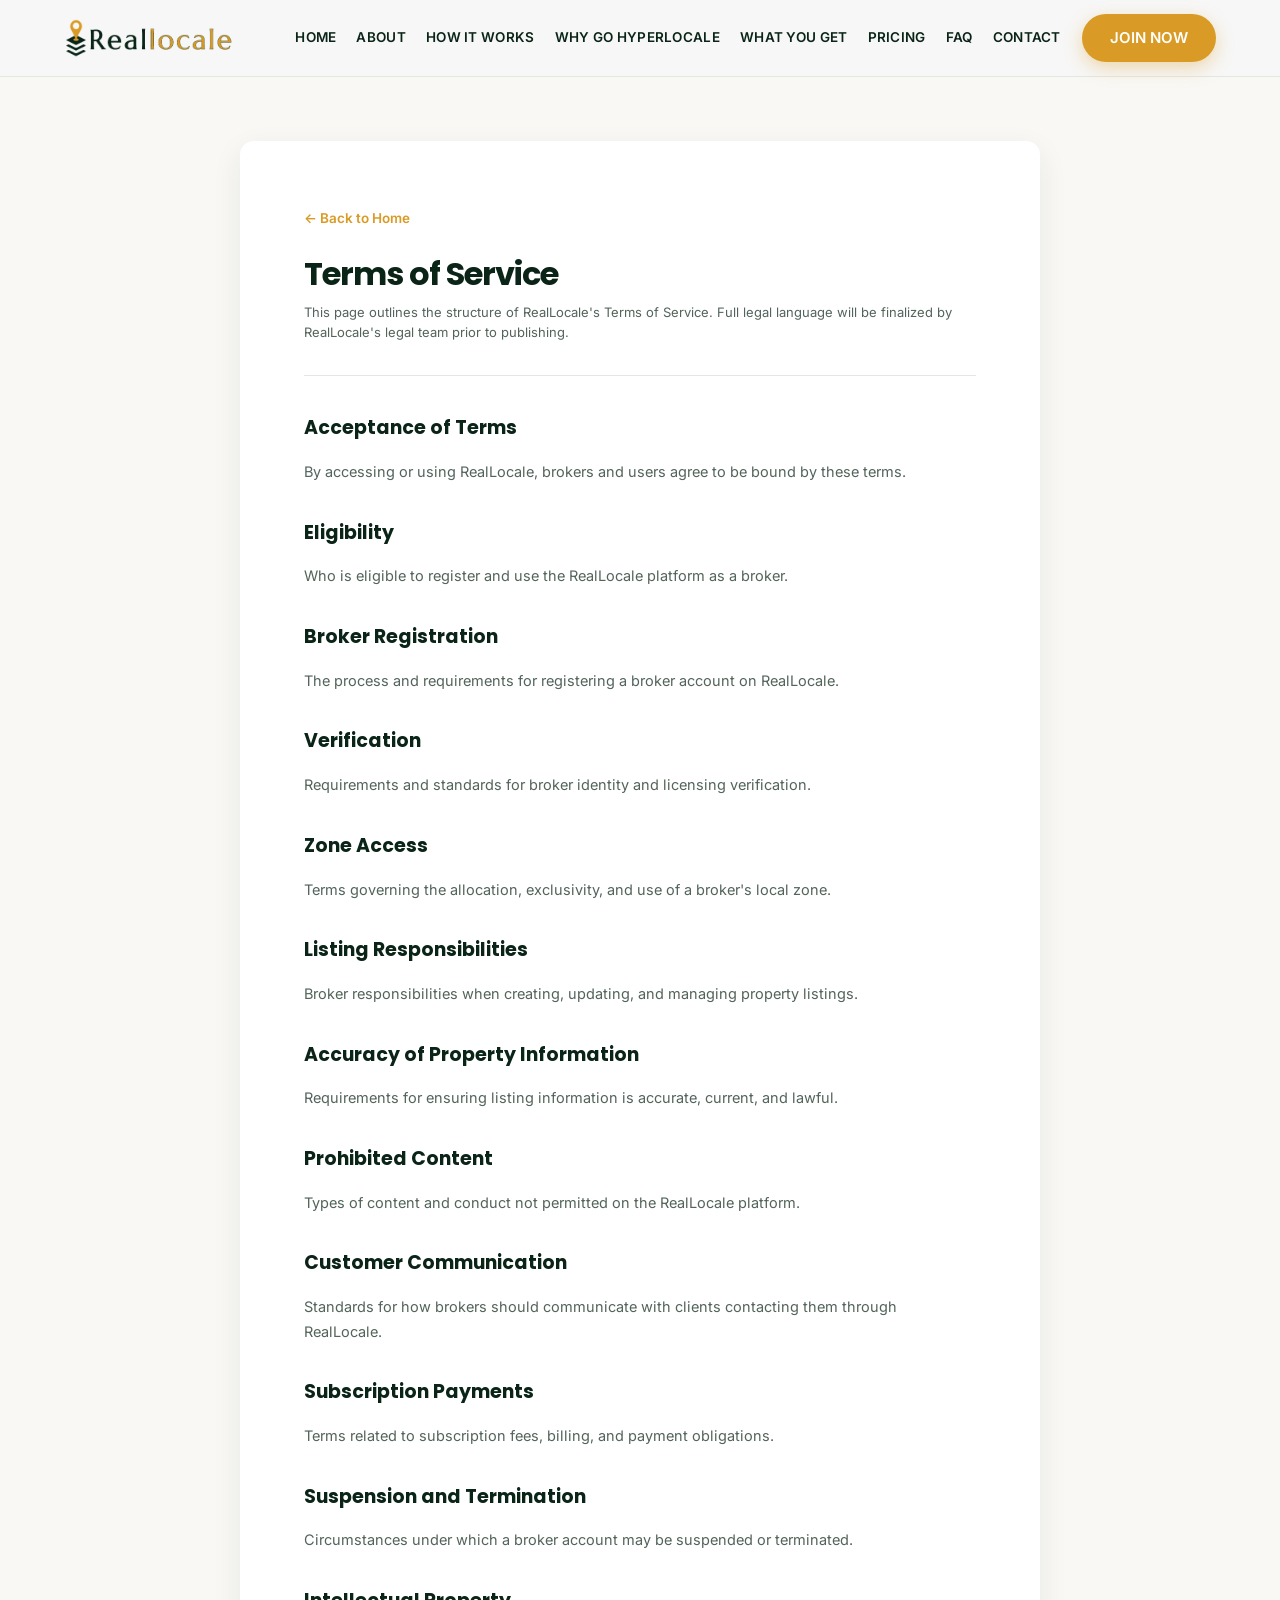
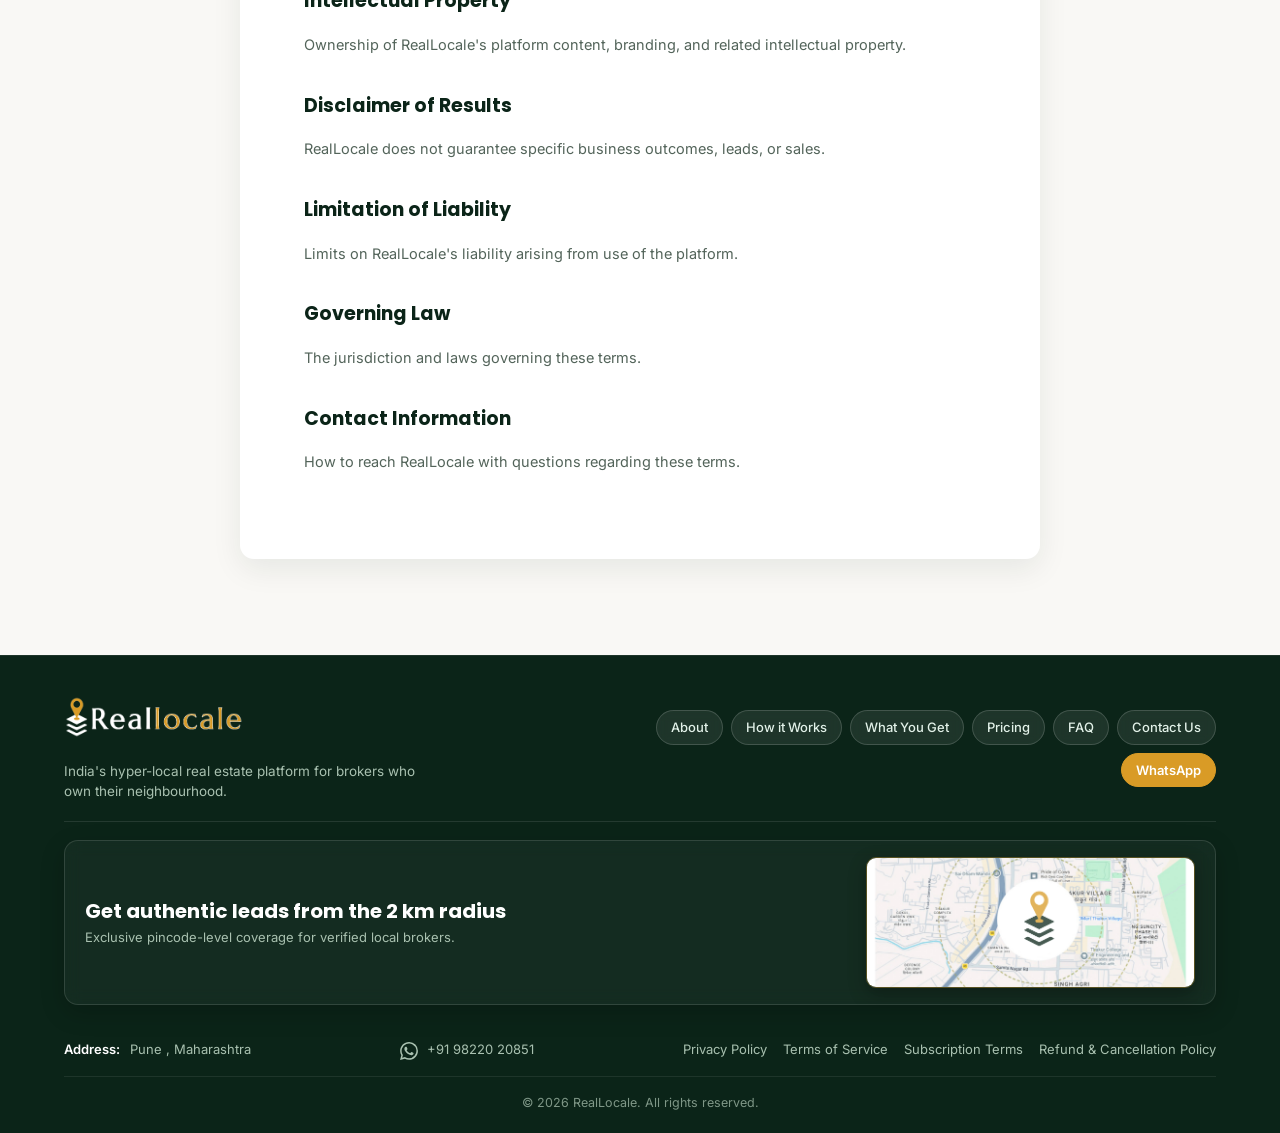
<file: terms-of-service.html>
<!DOCTYPE html>
<html lang="en">

<head>
  <meta charset="UTF-8" />
  <meta name="viewport" content="width=device-width, initial-scale=1.0" />
  <title>Terms of Service — RealLocale</title>
  <link rel="icon" href="assets/favicon-icon.png" />
  <link rel="preconnect" href="https://fonts.googleapis.com">
  <link rel="preconnect" href="https://fonts.gstatic.com" crossorigin>
  <link
    href="https://fonts.googleapis.com/css2?family=Poppins:wght@500;600;700;800&family=Inter:wght@400;500;600;700&display=swap"
    rel="stylesheet">
  <link rel="stylesheet" href="css/style.css" />
</head>

<body>

  <!-- Header -->
  <header class="site-header" id="top">
    <div class="container header-inner">
      <a href="index.html" class="logo">
        <img src="assets/logo-mark.svg" alt="RealLocale" />
      </a>

      <nav class="main-nav" id="mainNav">
        <a href="index.html">Home</a>
        <a href="index.html#about">About</a>
        <a href="index.html#how-it-works">How it Works</a>
        <a href="index.html#why-hyperlocale">Why Go HyperLocale</a>
        <a href="index.html#what-you-get">What you get</a>
        <a href="index.html#pricing">Pricing</a>
        <a href="index.html#faq">FAQ</a>
        <a href="index.html#contact">Contact</a>
      </nav>

      <div class="header-actions">
        <a href="index.html#lead-form" class="btn btn-primary">Join Now</a>
        <button class="nav-toggle" id="navToggle" aria-label="Toggle menu">
          <span></span><span></span><span></span>
        </button>
      </div>
    </div>
  </header>

  <section class="legal-page">
    <div class="container">
      <a href="index.html" class="legal-back">← Back to Home</a>
      <h1>Terms of Service</h1>
      <p class="updated">This page outlines the structure of RealLocale's Terms of Service. Full legal language will be
        finalized by RealLocale's legal team prior to publishing.</p>

      <h2>Acceptance of Terms</h2>
      <p>By accessing or using RealLocale, brokers and users agree to be bound by these terms.</p>

      <h2>Eligibility</h2>
      <p>Who is eligible to register and use the RealLocale platform as a broker.</p>

      <h2>Broker Registration</h2>
      <p>The process and requirements for registering a broker account on RealLocale.</p>

      <h2>Verification</h2>
      <p>Requirements and standards for broker identity and licensing verification.</p>

      <h2>Zone Access</h2>
      <p>Terms governing the allocation, exclusivity, and use of a broker's local zone.</p>

      <h2>Listing Responsibilities</h2>
      <p>Broker responsibilities when creating, updating, and managing property listings.</p>

      <h2>Accuracy of Property Information</h2>
      <p>Requirements for ensuring listing information is accurate, current, and lawful.</p>

      <h2>Prohibited Content</h2>
      <p>Types of content and conduct not permitted on the RealLocale platform.</p>

      <h2>Customer Communication</h2>
      <p>Standards for how brokers should communicate with clients contacting them through RealLocale.</p>

      <h2>Subscription Payments</h2>
      <p>Terms related to subscription fees, billing, and payment obligations.</p>

      <h2>Suspension and Termination</h2>
      <p>Circumstances under which a broker account may be suspended or terminated.</p>

      <h2>Intellectual Property</h2>
      <p>Ownership of RealLocale's platform content, branding, and related intellectual property.</p>

      <h2>Disclaimer of Results</h2>
      <p>RealLocale does not guarantee specific business outcomes, leads, or sales.</p>

      <h2>Limitation of Liability</h2>
      <p>Limits on RealLocale's liability arising from use of the platform.</p>

      <h2>Governing Law</h2>
      <p>The jurisdiction and laws governing these terms.</p>

      <h2>Contact Information</h2>
      <p>How to reach RealLocale with questions regarding these terms.</p>
    </div>
  </section>

  <!-- Footer -->
  <footer class="site-footer">
    <div class="container">
      <div class="footer-top-wrap">
        <div class="footer-brand-block">
          <img src="assets/footer-logo.svg" alt="RealLocale" class="footer-logo" />
          <p class="footer-brand-tag">India's hyper-local real estate platform for brokers who own their neighbourhood.
          </p>
        </div>

        <!-- Sleek Pill Links Navigation (Matching FAQ style) -->
        <div class="footer-nav-pills">
          <a href="index.html#about" class="footer-pill">About</a>
          <a href="index.html#how-it-works" class="footer-pill">How it Works</a>
          <a href="index.html#what-you-get" class="footer-pill">What You Get</a>
          <a href="index.html#pricing" class="footer-pill">Pricing</a>
          <a href="index.html#faq" class="footer-pill">FAQ</a>
          <a href="index.html#contact" class="footer-pill">Contact Us</a>
          <a href="https://wa.me/919822020851" target="_blank" rel="noopener"
            class="footer-pill footer-pill-gold">WhatsApp</a>
        </div>
      </div>
      <!-- Footer Map Card Widget -->
      <div class="footer-map-widget">
        <div class="footer-map-content">
          <h3 class="footer-map-title">Get authentic leads from the 2 km radius</h3>
          <p class="footer-map-sub">Exclusive pincode-level coverage for verified local brokers.</p>
        </div>
        <a href="assets/mapimg.jpg" target="_blank" rel="noopener" class="footer-map-img-box">
          <img src="assets/mapimg.jpg" alt="Get authentic leads from the 2 km radius" />
        </a>
      </div>
      <!-- Contact Info & Legal Links Row -->
      <div class="footer-middle-row">
          <div class="footer-info-item">
          <strong>Address:</strong> Pune
, Maharashtra
        </div>
  <div class="footer-info-item">
          <a href="https://wa.me/919822020851" target="_blank" rel="noopener noreferrer">
            <svg xmlns="http://www.w3.org/2000/svg" width="18" height="18" viewBox="0 0 24 24" fill="currentColor"
              style="vertical-align: middle; margin-right: 5px;">
              <path
                d="M20.52 3.48A11.8 11.8 0 0 0 12.04 0C5.5 0 .18 5.32.18 11.86c0 2.09.55 4.13 1.59 5.93L.08 24l6.36-1.67a11.84 11.84 0 0 0 5.6 1.42h.01c6.54 0 11.86-5.32 11.86-11.86a11.8 11.8 0 0 0-3.39-8.41ZM12.04 21.7a9.83 9.83 0 0 1-5.01-1.37l-.36-.21-3.77.99 1.01-3.67-.23-.38a9.83 9.83 0 1 1 8.36 4.64Zm5.4-7.36c-.3-.15-1.77-.87-2.04-.97-.28-.1-.48-.15-.68.15-.2.3-.78.97-.96 1.17-.18.2-.35.22-.65.07-.3-.15-1.26-.46-2.4-1.46-.89-.79-1.49-1.77-1.67-2.07-.18-.3-.02-.46.13-.61.14-.13.3-.35.45-.52.15-.18.2-.3.3-.5.1-.2.05-.37-.03-.52-.08-.15-.68-1.64-.93-2.25-.24-.59-.49-.51-.68-.52h-.58c-.2 0-.52.07-.8.37-.27.3-1.05 1.02-1.05 2.5s1.08 2.9 1.23 3.1c.15.2 2.12 3.24 5.13 4.54.72.31 1.28.5 1.72.64.72.23 1.38.2 1.9.12.58-.09 1.77-.72 2.02-1.42.25-.7.25-1.3.18-1.42-.08-.13-.28-.2-.58-.35Z" />
            </svg>
            +91 98220 20851
          </a>
        </div>
        <div class="footer-legal-links">
          <a href="privacy-policy.html">Privacy Policy</a>
          <a href="terms-of-service.html">Terms of Service</a>
          <a href="subscription-terms.html">Subscription Terms</a>
          <a href="refund-cancellation.html">Refund &amp; Cancellation Policy</a>
        </div>
      </div>
      <div class="footer-bottom">
        <p>© 2026 RealLocale. All rights reserved.</p>
      </div>
    </div>
  </footer>
  <!-- Lead Capture Modal Popup -->
  <div class="modal-overlay" id="leadModal">
    <div class="modal-content">
      <button class="modal-close" id="closeModal">&times;</button>
      <div class="modal-header">
        <h2>Lead Capture <span class="text-gold">Form</span></h2>
        <p>Contact us with your pincode and locality to check whether your RealLocale zone is available.</p>
      </div>
      <form class="zone-form" id="popupLeadForm">
        <div class="zone-form-grid">
          <div class="form-field">
            <label for="pm-name">Name</label>
            <input type="text" id="pm-name" name="name" required />
          </div>
          <div class="form-field">
            <label for="pm-mobile">Mobile number</label>
            <input type="tel" id="pm-mobile" name="mobile" required />
          </div>
          <div class="form-field">
            <label for="pm-email">Email address</label>
            <input type="email" id="pm-email" name="email" required />
          </div>
          <div class="form-field">
            <label for="pm-city">City</label>
            <input type="text" id="pm-city" name="city" required />
          </div>
          <div class="form-field">
            <label for="pm-pincode">Pin code</label>
            <input type="text" id="pm-pincode" name="pincode" required />
          </div>
          <div class="form-field">
            <label for="pm-locality">Locality or neighbourhood</label>
            <input type="text" id="pm-locality" name="locality" required />
          </div>
          <div class="form-field">
            <label for="pm-broker">Broker or company name</label>
            <input type="text" id="pm-broker" name="broker" />
          </div>
          <div class="form-field">
            <label for="pm-rera">Rera registration number</label>
            <input type="text" id="pm-rera" name="rera" />
          </div>
          <div class="form-field">
            <label for="pm-exp">Years of experience</label>
            <input type="text" id="pm-exp" name="experience" />
          </div>
        </div>
        <div class="zone-form-footer" style="margin-top: 32px;">
          <p class="zone-footer-disclaimer">*Availability is subject to verification, zone rules, and subscription
            approval.</p>
          <div class="zone-footer-action">
            <button type="submit" class="btn btn-primary-gold zone-submit-btn">Check availability</button>
          </div>
        </div>
      </form>
    </div>
  </div>
  <script src="js/script.js"></script>
</body>

</html>
</file>
<file: css/style.css>
* {
  box-sizing: border-box;
  margin: 0;
  padding: 0;
}

:root {
  /* Brand Palette from Brand Book */
  --obsidian-black: #0B2418;
  --obsidian-secondary: #113022;
  --antique-gold: #D99B26;
  --pure-white: #ffffff;

  /* Theme mappings */
  --green-dark: #0B2418;
  --green: #113022;
  --green-light: #1c4d37;
  --gold: #D99B26;
  --gold-light: #e5ab3b;
  --cream: #f9f8f5;
  --white: #ffffff;
  --text: #0B2418;
  --muted: #53645a;
  --border: #e2e7e3;
  --radius: 14px;
  --shadow: 0 10px 30px rgba(11, 36, 24, 0.08);
  --font-head: 'Poppins', sans-serif;
  --font-body: 'Inter', sans-serif;
}

html {
  scroll-behavior: smooth;
}

body {
  font-family: var(--font-body);
  color: var(--text);
  background: var(--white);
  line-height: 1.6;
}

img {
  max-width: 100%;
  display: block;
}

a {
  text-decoration: none;
  color: inherit;
}

ul {
  list-style: none;
  margin: 0;
  padding: 0;
}

h1,
h2,
h3 {
  font-family: var(--font-head);
  line-height: 1.25;
  margin: 0 0 16px;
  font-weight: 700;
}

p {
  margin: 0 0 12px;
}

.container {
  width: 100%;
  max-width: 1200px;
  margin: 0 auto;
  padding: 0 24px;
}

.text-gold {
  color: var(--gold);
}

/* ===== Buttons ===== */
.btn {
  display: inline-flex;
  align-items: center;
  justify-content: center;
  padding: 10px 26px;
  border-radius: 999px;
  font-weight: 600;
  font-size: 15px;
  cursor: pointer;
  border: 2px solid transparent;
  transition: all .2s ease;
  white-space: nowrap;
  font-family: var(--font-body);
  box-shadow: 0 6px 18px rgba(217, 155, 38, 0.35);
}

.btn-primary {
  background: var(--gold);
  color: var(--white);
}

.btn-primary:hover {
  background: var(--gold-light);
  transform: translateY(-2px);
}

.btn-outline-light {
  border-color: rgba(255, 255, 255, .5);
  color: #fff;
}

.btn-outline-light:hover {
  background: rgba(255, 255, 255, .12);
}

.btn-outline-dark {
  border-color: var(--green-dark);
  color: var(--green-dark);
}

.btn-outline-dark:hover {
  background: var(--green-dark);
  color: #fff;
}

.btn.full {
  width: 100%;
}

/* ===== Header ===== */
.site-header {
  position: sticky;
  top: 0;
  z-index: 1000;
  background: #f7f7f7;
  /* backdrop-filter: blur(12px); */
  /* -webkit-backdrop-filter: blur(12px); */
  border-bottom: 1px solid var(--border);
  transition: all 0.3s ease;
}

.stars {
  color: var(--gold);
  letter-spacing: 2px;
  font-size: 19px;
}

.rating {
  display: flex;
  align-items: center;
  gap: 10px;
  font-size: 13.5px;
  color: var(--text-muted);
}

.header-inner {
  display: flex;
  align-items: center;
  justify-content: space-between;
  padding: 14px 24px;
  gap: 20px;
  position: relative;
}

.logo {
  display: inline-flex;
  align-items: center;
  flex-shrink: 0;
  margin-right: 40px; /* Rule 1: 40px clear space between logo and navigation */
}

.logo img {
  width: 170px;
  min-width: 104px; /* Rule 2: Minimum width 104px */
  max-width: 100%;
  height: auto; /* Rule 3: Maintain aspect ratio, no stretch */
  object-fit: contain; /* Rule 3: No distortion */
  display: block;
  transition: width 0.3s ease;
}

.logo span {
  font-family: var(--font-head);
  font-weight: 700;
  font-size: 20px;
  color: var(--green-dark);
}

.main-nav {
  display: flex;
  align-items: center;
  gap: 20px;
  flex-wrap: nowrap;
}

.main-nav a {
  font-size: 13.5px;
  font-weight: 600;
  color: var(--text);
  transition: all 0.2s ease;
  text-transform: uppercase;
  letter-spacing: 0.3px;
  position: relative;
  padding: 4px 0;
  white-space: nowrap;
}

.main-nav a::after {
  content: '';
  position: absolute;
  bottom: 0;
  left: 0;
  width: 0%;
  height: 2px;
  background: var(--gold);
  border-radius: 2px;
  transition: width 0.25s ease;
}

.main-nav a:hover {
  color: var(--gold);
}

.main-nav a:hover::after {
  width: 100%;
}

.header-actions {
  display: flex;
  align-items: center;
  gap: 14px;
  flex-shrink: 0;
}

.header-actions a {
  text-transform: uppercase;
  box-shadow: 0 6px 18px rgba(217, 155, 38, 0.35);
}

.nav-toggle {
  display: none;
  flex-direction: column;
  justify-content: center;
  align-items: center;
  gap: 5px;
  background: transparent;
  border: 1px solid var(--border);
  border-radius: 8px;
  cursor: pointer;
  padding: 8px;
  width: 42px;
  height: 42px;
  transition: all 0.25s ease;
}

.nav-toggle:hover {
  background: rgba(0, 0, 0, 0.04);
  border-color: var(--green-dark);
}

.nav-toggle span {
  display: block;
  width: 22px;
  height: 3px;
  background: var(--green-dark);
  border-radius: 2px;
  transition: transform 0.3s ease, opacity 0.3s ease, background-color 0.3s ease;
  transform-origin: center;
}

/* Animated Hamburger to X */
.nav-toggle.active span:nth-child(1) {
  transform: translateY(7px) rotate(45deg);
  background: var(--gold);
}

.nav-toggle.active span:nth-child(2) {
  opacity: 0;
  transform: scaleX(0);
}

.nav-toggle.active span:nth-child(3) {
  transform: translateY(-7px) rotate(-45deg);
  background: var(--gold);
}

/* ===== Hero ===== */
.hero {
  background: linear-gradient(135deg, var(--green-dark) 0%, var(--green) 60%, var(--green-light) 130%);
  color: #fff;
  padding: 72px 0 50px;
  overflow: hidden;
}

.hero-inner {
  display: grid;
  grid-template-columns: 1.1fr .9fr;
  gap: 56px;
  align-items: center;
}

.badge {
  display: inline-block;
  background: rgba(217, 155, 38, 0.16);
  color: var(--gold-light);
  border: 1px solid rgba(217, 155, 38, 0.4);
  padding: 8px 16px;
  border-radius: 999px;
  font-size: 13px;
  font-weight: 600;
  margin-bottom: 20px;
}

.hero h1 {
  font-size: 44px;
  font-weight: 800;
  color: #fff;
  margin-bottom: 20px;
}

.hero-lead {
  font-size: 16.5px;
  color: #e4ecE7;
  margin-bottom: 10px;
}

.hero-sub {
  font-size: 14.5px;
  color: #c4d3c9;
  margin-bottom: 22px;
}

.hero-points {
  display: flex;
  flex-wrap: wrap;
  gap: 16px 24px;
  margin-top: 19px;
  margin-bottom: 32px;
}

.hero-points li {
  display: flex;
  align-items: center;
  gap: 10px;
  font-size: 14px;
  color: #dbe8de;
}

.check {
  width: 20px;
  height: 20px;
  flex-shrink: 0;
  background: var(--gold);
  color: #fff;
  border-radius: 50%;
  display: flex;
  align-items: center;
  justify-content: center;
  font-size: 12px;
  font-weight: 700;
}

.hero-cta {
  display: flex;
  gap: 16px;
  flex-wrap: wrap;
  margin-bottom: 26px;
}

/* Hero visual */
.hero-visual {
  display: flex;
  justify-content: center;
}

.zone-card {
  position: relative;
  width: 340px;
  height: 340px;
  display: flex;
  align-items: center;
  justify-content: center;
}

.zone-ring {
  position: absolute;
  border: 2px dashed rgba(232, 185, 58, .5);
  border-radius: 50%;
}

@keyframes spin {
  from {
    transform: rotate(0deg);
  }

  to {
    transform: rotate(360deg);
  }
}

@keyframes spin-reverse {
  from {
    transform: rotate(0deg);
  }

  to {
    transform: rotate(-360deg);
  }
}

.ring-1 {
  width: 340px;
  height: 340px;
  animation: spin 30s linear infinite;
}

.ring-2 {
  width: 220px;
  height: 220px;
  animation: spin-reverse 20s linear infinite;
}

.zone-pin {
  position: relative;
  z-index: 2;
  width: 140px;
  height: 140px;
  border-radius: 50%;
  background: var(--white);
  border: 3px solid rgba(217, 155, 38, 0.35);
  overflow: hidden;
  display: flex;
  align-items: center;
  justify-content: center;
  box-shadow: 0 20px 40px rgba(11, 36, 24, 0.25);
  padding: 16px;
}

.zone-pin img {
  width: 100%;
  height: 100%;
  object-fit: contain;
}

.float-card {
  position: absolute;
  background: #fff;
  color: var(--green-dark);
  font-size: 12px;
  font-weight: 600;
  padding: 8px 14px;
  border-radius: 50px;
  box-shadow: var(--shadow);
}

.fc-1 {
  top: 10px;
  right: 0;
}

.fc-2 {
  bottom: 10px;
  left: 0;
}

/* ===== Custom Stats Section ===== */
.wrap-custom-stats-wrap {
  position: relative;
  z-index: 20;
  margin-top: 20px;
  margin-bottom: 20px;
  padding: 0 16px;
}

.custom-stats-container {
  max-width: 1140px;
}

.custom-stats-inner {
  background: linear-gradient(135deg, #D99B26 0%, #D99B26 100%);
  border-radius: 20px;
  padding: 24px 36px;
  display: grid;
  grid-template-columns: repeat(3, 1fr);
  gap: 28px;
  align-items: center;
  box-shadow: 0 18px 45px rgba(15, 38, 26, 0.22), 0 4px 12px rgba(0, 0, 0, 0.08);
  border: 1px solid rgba(255, 255, 255, 0.08);
}

.stat-item {
  display: flex;
  align-items: center;
  gap: 16px;
}

.stat-icon-wrap {
  width: 48px;
  height: 48px;
  background: var(--green);
  border-radius: 12px;
  display: flex;
  align-items: center;
  justify-content: center;
  flex-shrink: 0;
  color: var(--gold);
  border: 1px solid rgba(217, 155, 38, 0.25);
  transition: transform 0.25s ease, background-color 0.25s ease, border-color 0.25s ease;
}

.stat-item:hover .stat-icon-wrap {
  transform: translateY(-2px);
  background: rgb(255, 255, 255);
  border-color: var(--gold);
}

.stat-icon-wrap svg {
  width: 22px;
  height: 22px;
  stroke: var(--gold);
}

.stat-content h4 {
  font-family: var(--font-head);
  font-size: 22px;
  font-weight: 700;
  color: var(--white);
  margin: 0 0 2px;
  line-height: 1.2;
}

.stat-content p {
  font-family: var(--font-body);
  font-size: 13.5px;
  color: rgba(255, 255, 255, 0.72);
  margin: 0;
  white-space: nowrap;
}

/* ===== Lead form section ===== */
.lead-form-section {
  padding: 72px 0;
  background: var(--cream);
}

.lead-inner {
  display: grid;
  grid-template-columns: .9fr 1.1fr;
  gap: 48px;
  align-items: flex-start;
}

.lead-copy {
  position: sticky;
  top: 93px;
}

.lead-copy h2 {
  font-size: 28px;
  color: var(--green-dark);
}

.lead-copy p {
  color: var(--muted);
}

.fine-print {
  font-size: 12.5px;
  color: #8a988f;
}

.lead-form {
  background: #fff;
  padding: 32px;
  border-radius: var(--radius);
  box-shadow: var(--shadow);
}

.form-grid {
  display: grid;
  grid-template-columns: 1fr 1fr;
  gap: 16px;
  margin-bottom: 20px;
}

.form-field {
  display: flex;
  flex-direction: column;
  gap: 6px;
}

.form-field.full {
  grid-column: 1 / -1;
}

.form-field label {
  font-size: 13px;
  font-weight: 600;
  color: var(--text);
}

.form-field input,
.form-field textarea {
  padding: 11px 14px;
  border: 1px solid var(--border);
  border-radius: 8px;
  font-family: var(--font-body);
  font-size: 14px;
  color: var(--text);
  background: #fbfbfa;
}

.form-field input:focus,
.form-field textarea:focus {
  outline: 2px solid var(--gold-light);
  border-color: var(--gold);
}

.form-success {
  display: none;
  margin-top: 14px;
  padding: 12px 16px;
  background: #e9f6ee;
  color: var(--green-dark);
  border-radius: 8px;
  font-size: 13.5px;
  text-align: center;
}

.form-success.show {
  display: block;
}

/* ===== Why Go Hyper-Local Section ===== */
.hyperlocal-why {
  padding: 85px 0 95px;
  /* background: linear-gradient(180deg, #0B2418 0%, #113022 50%, #0B2418 100%); */
  background-color: var(--green);
  color: var(--white);
  position: relative;
}

.hyperlocal-why .section-title {
  color: #ffffff !important;
  font-size: 36px;
  margin-bottom: 40px;
}

.hyperlocal-hero-card {
  max-width: 740px;
  margin: 0 auto 52px;
  background: var(--green) !important;
  border: 1px solid rgba(255, 255, 255, 0.12);
  border-radius: 20px;
  padding: 36px 42px;
  box-shadow: 0 20px 48px rgba(0, 0, 0, 0.35);
}

.hyperlocal-lead {
  font-family: var(--font-body);
  font-size: 16px;
  color: #e5f0ea !important;
  line-height: 1.65;
  margin-bottom: 24px;
}

.hyperlocal-bullet-list {
  display: flex;
  flex-direction: column;
  gap: 14px;
  list-style: none;
  padding: 0;
  margin: 0;
}

.hyperlocal-bullet-list li {
  display: flex;
  align-items: flex-start;
  gap: 12px;
  font-size: 15px;
  color: #d6e5dd !important;
  line-height: 1.5;
}

.hyperlocal-bullet-list li strong {
  color: #ffffff !important;
}

.check-icon {
  color: #34d399 !important;
  font-weight: 800;
  font-size: 17px;
  line-height: 1;
  margin-top: 2px;
  flex-shrink: 0;
}

.reason-grid {
  display: grid;
  grid-template-columns: repeat(4, 1fr);
  gap: 24px;
}

.reason-card {
  background: var(--green) !important;
  border: 1px solid rgba(255, 255, 255, 0.1);
  border-radius: 18px;
  padding: 30px 24px;
  display: flex;
  flex-direction: column;
  transition: transform 0.3s ease, border-color 0.3s ease, box-shadow 0.3s ease;
  box-shadow: 0 20px 48px rgba(0, 0, 0, 0.35);
}

.reason-card:hover {
  transform: translateY(-6px);
  border-color: rgba(217, 155, 38, 0.5);
  box-shadow: 0 18px 40px rgba(0, 0, 0, 0.4);
}

.reason-icon-wrap {
  width: 46px;
  height: 46px;
  background: rgba(217, 155, 38, 0.15);
  border: 1px solid rgba(217, 155, 38, 0.3);
  border-radius: 12px;
  display: flex;
  align-items: center;
  justify-content: center;
  margin-bottom: 20px;
  color: var(--gold);
  flex-shrink: 0;
  transition: background-color 0.3s ease, transform 0.3s ease;
}

.reason-card:hover .reason-icon-wrap {
  background: rgba(217, 155, 38, 0.28);
  transform: scale(1.06);
}

.reason-icon-wrap svg {
  stroke: var(--gold);
}

.reason-card h3 {
  font-family: var(--font-head);
  font-size: 17px;
  font-weight: 700;
  color: #ffffff !important;
  line-height: 1.35;
  margin: 0 0 12px;
}

.reason-card p {
  font-family: var(--font-body);
  font-size: 13.5px;
  color: #c4d7cc !important;
  line-height: 1.55;
  margin: 0;
}

/* ===== How RealLocale Works Section ===== */
.how-it-works {
  padding: 85px 0 95px;
  background: linear-gradient(180deg, #0B2418 0%, #113022 50%, #0B2418 100%);
  color: var(--white);
  position: relative;
}

.how-it-works .eyebrow {
  color: var(--gold) !important;
  font-size: 13px;
  font-weight: 700;
  letter-spacing: 1.5px;
  text-transform: uppercase;
  margin-bottom: 12px;
  display: block;
  text-align: center;
}

.how-it-works .section-title {
  color: #ffffff !important;
  font-size: 36px;
  margin-bottom: 20px;
}

.how-it-works .section-sub {
  color: #c4d7cc !important;
  max-width: 820px;
  font-size: 15px;
  margin: 0 auto 14px;
  text-align: center;
  line-height: 1.6;
}

.how-it-works .step-sub-lead {
  color: #ffffff !important;
  font-weight: 600;
  font-size: 16.5px;
  margin-bottom: 16px;
}

.steps-grid {
  display: grid;
  grid-template-columns: repeat(4, 1fr);
  gap: 24px;
  margin-top: 48px;
}

.step-card {
  background: var(--green) !important;
  border: 1px solid rgba(255, 255, 255, 0.1);
  border-radius: 18px;
  padding: 32px 24px;
  display: flex;
  flex-direction: column;
  align-items: flex-start;
  box-shadow: 0 20px 48px rgba(0, 0, 0, 0.35);
  transition: transform 0.3s ease, border-color 0.3s ease, box-shadow 0.3s ease;
}

.step-card:hover {
  transform: translateY(-6px);
  border-color: rgba(217, 155, 38, 0.5);
  box-shadow: 0 24px 50px rgba(0, 0, 0, 0.45);
}

.step-num {
  width: 38px;
  height: 38px;
  background: var(--gold);
  color: #ffffff;
  border-radius: 50%;
  display: flex;
  align-items: center;
  justify-content: center;
  font-family: var(--font-head);
  font-weight: 700;
  font-size: 16px;
  margin-bottom: 20px;
  flex-shrink: 0;
  box-shadow: 0 4px 12px rgba(217, 155, 38, 0.3);
}

.step-card h3 {
  font-family: var(--font-head);
  font-size: 17px;
  font-weight: 700;
  color: #ffffff !important;
  line-height: 1.35;
  margin: 0 0 12px;
  width: 100%;
  text-align: center;
}

.step-card p {
  font-family: var(--font-body);
  font-size: 13.5px;
  color: #c4d7cc !important;
  text-align: center;
  line-height: 1.55;
  margin: 0;
}

/* ===== Section Dark Content Banner ===== */
.section-dark-content_sec {
  padding: 64px 0px 40px 0px;
  background: var(--cream);
}

.dark-content-banner {
  background: linear-gradient(135deg, var(--text) 0%, var(--green-dark) 100%);
  border-radius: 22px;
  padding: 44px 52px;
  display: flex;
  align-items: center;
  justify-content: space-between;
  gap: 36px;
  box-shadow: 0 20px 48px rgba(22, 38, 30, 0.16);
  border: 1px solid rgba(255, 255, 255, 0.08);
}

.dark-content-left {
  max-width: 520px;
}

.dark-content-left h2 {
  font-family: var(--font-head);
  font-size: 26px;
  font-weight: 700;
  color: var(--white);
  line-height: 1.3;
  margin: 0 0 10px;
}

.dark-content-left p {
  font-family: var(--font-body);
  font-size: 14px;
  color: rgba(255, 255, 255, 0.75);
  margin: 0;
}

.dark-content-right {
  display: flex;
  flex-direction: column;
  align-items: flex-end;
  gap: 22px;
}

.dark-content-features {
  display: flex;
  align-items: center;
  gap: 20px;
  list-style: none;
  padding: 0;
  margin: 0;
  flex-wrap: wrap;
}

.dark-content-features li {
  display: flex;
  align-items: center;
  gap: 6px;
  font-size: 13.5px;
  color: rgba(255, 255, 255, 0.88);
  white-space: nowrap;
}

.gold-check {
  color: var(--gold);
  font-weight: 700;
  font-size: 14px;
}

.dark-content-cta {
  display: flex;
  align-items: center;
  gap: 14px;
  flex-wrap: wrap;
}

.btn-gold-glow {
  background: var(--gold);
  color: var(--white);
  box-shadow: 0 8px 24px rgba(217, 155, 38, 0.45);
  border-radius: 999px;
  padding: 11px 28px;
  font-weight: 600;
  font-size: 14.5px;
  transition: transform 0.2s ease, background-color 0.2s ease, box-shadow 0.2s ease;
}

.btn-gold-glow:hover {
  background: var(--gold-light);
  transform: translateY(-2px);
  box-shadow: 0 12px 28px rgba(217, 155, 38, 0.55);
}

.btn-outline-white {
  background: rgba(255, 255, 255, 0.08);
  border: 1px solid rgba(255, 255, 255, 0.25);
  color: var(--white);
  border-radius: 999px;
  padding: 11px 28px;
  font-weight: 600;
  font-size: 14.5px;
  transition: transform 0.2s ease, background-color 0.2s ease, border-color 0.2s ease;
}

.btn-outline-white:hover {
  background: rgba(255, 255, 255, 0.18);
  border-color: rgba(255, 255, 255, 0.4);
  transform: translateY(-2px);
}

/* ===== Who Is RealLocale For Section ===== */
.who-for {
  padding: 85px 0 95px;
  background: var(--cream);
}

.who-for .eyebrow {
  color: var(--gold) !important;
  font-size: 13px;
  font-weight: 700;
  letter-spacing: 1.5px;
  text-transform: uppercase;
  margin-bottom: 12px;
  display: block;
  text-align: center;
}

.who-for .section-title {
  color: var(--green-dark) !important;
  font-size: 36px;
  margin-bottom: 48px;
  text-align: center;
}

.who-grid {
  display: grid;
  grid-template-columns: repeat(4, 1fr);
  gap: 24px;
}



.who-icon {
  width: 46px;
  height: 46px;
  background: rgba(217, 155, 38, 0.12);
  border: 1px solid rgba(217, 155, 38, 0.25);
  border-radius: 12px;
  display: flex;
  align-items: center;
  justify-content: center;
  margin-bottom: 22px;
  color: var(--gold);
  flex-shrink: 0;
  transition: background-color 0.3s ease, transform 0.3s ease;
}







.who-card {

  border-radius: var(--radius);
  background: var(--white);
  border: 1px solid var(--border);
  padding: 34px 26px;
  display: flex;
  flex-direction: column;
  box-shadow: var(--shadow);
  transition: transform 0.3s ease, border-color 0.3s ease, box-shadow 0.3s ease;
}

.who-card:hover {
  transform: translateY(-6px);
  border-color: rgba(217, 155, 38, 0.4);
  box-shadow: 0 16px 40px rgba(22, 38, 30, 0.1);
}



.who-card:hover .who-icon {
  background: rgba(217, 155, 38, 0.22);
  transform: scale(1.06);
}

.who-icon svg {
  width: 22px;
  height: 22px;
  stroke: var(--gold);
}

.who-card h3 {
  font-family: var(--font-head);
  font-size: 17px;
  font-weight: 700;
  color: var(--text) !important;
  line-height: 1.35;
  margin: 0 0 12px;
}

.who-card p {
  font-family: var(--font-body);
  font-size: 13.5px;
  color: var(--muted) !important;
  line-height: 1.55;
  margin: 0;
}

/* ===== What You Get Section ===== */
.features {
  padding: 90px 0 100px;
  background: linear-gradient(135deg, var(--green) 0%, var(--green) 60%, var(--green) 130%);
  color: var(--white);
  position: relative;
}

.features-container-inner {
  display: grid;
  grid-template-columns: 1.05fr 0.95fr;
  gap: 56px;
  align-items: center;
}

/* Left Card */
.features-list-card {
  background: var(--green) !important;
  border: 1.5px solid rgba(217, 155, 38, 0.45);
  border-radius: 20px;
  padding: 36px 40px;
  box-shadow: 0 20px 48px rgba(0, 0, 0, 0.35);
  transition: border-color 0.3s ease, box-shadow 0.3s ease;
}

.features-list-card:hover {
  border-color: var(--gold);
  box-shadow: 0 24px 54px rgba(0, 0, 0, 0.45);
}

.features-bullet-list {
  display: flex;
  flex-direction: column;
  list-style: none;
  padding: 0;
  margin: 0;
}

.features-bullet-list li {
  display: flex;
  align-items: center;
  gap: 14px;
  padding: 16px 0;
  border-bottom: 1px solid rgba(255, 255, 255, 0.08);
  font-family: var(--font-body);
  font-size: 15px;
  color: #e5f0ea !important;
  line-height: 1.45;
}

.features-bullet-list li:last-child {
  border-bottom: none;
  padding-bottom: 0;
}

.features-bullet-list li:first-child {
  padding-top: 0;
}

.features-bullet-list .gold-check {
  color: var(--gold) !important;
  font-weight: 800;
  font-size: 16px;
  flex-shrink: 0;
}

/* Right Copy */
.features-copy {
  display: flex;
  flex-direction: column;
  align-items: flex-start;
}

.features-copy .eyebrow {
  color: var(--gold) !important;
  font-size: 13px;
  font-weight: 700;
  letter-spacing: 1.5px;
  text-transform: uppercase;
  margin-bottom: 12px;
  display: block;
}

.features-copy .section-title {
  color: #ffffff !important;
  font-size: 38px;
  line-height: 1.25;
  margin-bottom: 20px;
  text-align: left;
}

.features-lead {
  font-family: var(--font-body);
  font-size: 15.5px;
  color: #c4d7cc !important;
  line-height: 1.65;
  margin-bottom: 32px;
}

/* ===== Local Advantage Gallery Section ===== */
.galary_img {
  padding: 90px 0 100px;
  background: linear-gradient(180deg, #113022 0%, #0B2418 100%);
  color: var(--white);
  position: relative;
}

.gallery-container-inner {
  display: grid;
  grid-template-columns: 0.9fr 1.1fr;
  gap: 56px;
  align-items: center;
}

.gallery-copy {
  display: flex;
  flex-direction: column;
  align-items: flex-start;
}

.gallery-copy .eyebrow {
  color: var(--gold) !important;
  font-size: 13px;
  font-weight: 700;
  letter-spacing: 1.5px;
  text-transform: uppercase;
  margin-bottom: 14px;
  display: block;
}

.gallery-copy .section-title {
  color: #ffffff !important;
  font-size: 38px;
  line-height: 1.25;
  margin-bottom: 20px;
  text-align: left;
}

.gallery-lead {
  font-family: var(--font-body);
  font-size: 15.5px;
  color: #c4d7cc !important;
  line-height: 1.65;
  margin-bottom: 32px;
  max-width: 480px;
}

.gallery-cta {
  display: flex;
  align-items: center;
  gap: 14px;
  flex-wrap: wrap;
}

/* 8 Image Grid (Verified Local Brokers) */
.gallery-grid {
  display: grid;
  grid-template-columns: repeat(4, 1fr);
  gap: 14px;
}

.gallery-card {
  position: relative;
  overflow: hidden;
  border-radius: 14px;
  aspect-ratio: 4 / 5;
  border: 1px solid rgba(255, 255, 255, 0.15);
  box-shadow: 0 10px 25px rgba(0, 0, 0, 0.3);
  background: #172c20;
  display: flex;
  flex-direction: column;
  justify-content: flex-end;
  transition: transform 0.3s ease, border-color 0.3s ease;
}

.gallery-card:hover {
  transform: translateY(-4px);
  border-color: rgba(217, 155, 38, 0.6);
}

.gallery-card img {
  position: absolute;
  top: 0;
  left: 0;
  width: 100%;
  height: 100%;
  object-fit: cover;
  display: block;
  transition: transform 0.4s ease;
}

.gallery-card:hover img {
  transform: scale(1.08);
}

.gallery-badge {
  position: absolute;
  top: 8px;
  right: 8px;
  background: rgba(217, 155, 38, 0.92);
  color: #ffffff;
  font-size: 10.5px;
  font-weight: 700;
  padding: 3px 9px;
  border-radius: 999px;
  letter-spacing: 0.3px;
  pointer-events: none;
  z-index: 2;
  box-shadow: 0 4px 10px rgba(0, 0, 0, 0.25);
  backdrop-filter: blur(4px);
}

.gallery-info {
  position: relative;
  z-index: 2;
  padding: 24px 10px 10px;
  background: linear-gradient(180deg, rgba(14, 28, 21, 0) 0%, rgba(14, 28, 21, 0.88) 45%, rgba(14, 28, 21, 0.98) 100%);
  width: 100%;
  box-sizing: border-box;
}

.gallery-name {
  font-family: var(--font-head);
  font-size: 13.5px;
  font-weight: 700;
  color: #ffffff;
  margin: 0 0 2px;
  line-height: 1.25;
  white-space: nowrap;
  overflow: hidden;
  text-overflow: ellipsis;
}

.gallery-location {
  font-family: var(--font-body);
  font-size: 11.5px;
  color: var(--gold-light);
  margin: 0;
  white-space: nowrap;
  overflow: hidden;
  text-overflow: ellipsis;
  font-weight: 500;
}

/* ===== Section titles ===== */
.section-title {
  font-size: 32px;
  font-weight: 700;
  color: var(--green-dark);
}

.section-title.center {
  text-align: center;
  max-width: 760px;
  margin-left: auto;
  margin-right: auto;
}

.section-sub {
  color: var(--muted);
  font-size: 15px;
  max-width: 740px;
  margin: 0 auto 32px;
}

.section-sub11 {
  justify-content: center;
}

.section-sub11 li {
  color: var(--muted);
}

.section-sub.center {
  text-align: center;
}

.section-sub.small {
  margin-top: 24px;
  margin-bottom: 0;
  font-size: 13px;
}

.problem .eyebrow {
  color: var(--gold);
  font-weight: 700;
  font-size: 13px;
  letter-spacing: 1px;
  text-transform: uppercase;
  display: block;
  margin-bottom: 8px;
}



.benefits .eyebrow {
  color: var(--gold);
  font-weight: 700;
  font-size: 13px;
  letter-spacing: 1px;
  text-transform: uppercase;
  display: block;
  margin-bottom: 8px;
}

.eyebrow.center {
  text-align: center;
}

/* ===== Problem Redesign (Replacing About) ===== */
.problem-redesign {
  padding: 80px 0;
  background: #f4f6f8;
}

.problem-redesign-inner {
  display: grid;
  grid-template-columns: 1fr 1fr;
  gap: 40px;
  align-items: flex-start;
}

.problem-redesign-copy h2 {
  font-size: 38px;
  color: var(--text);
  margin-bottom: 24px;
  line-height: 1.2;
}

.problem-redesign-copy p {
  color: #4a5568;
  font-size: 16px;
  margin-bottom: 20px;
}

.problem-redesign-copy .sub-text {
  color: #718096;
  font-size: 15px;
}

.problem-callout {
  border-left: 4px solid var(--green);
  padding: 24px;
  border-radius: 8px;
  margin-top: 32px;
  box-shadow: 0 4px 6px rgba(0, 0, 0, 0.02);
}

.problem-callout p {
  margin: 0;
  color: var(--text);
  font-weight: 500;
  font-size: 15px;
}

.problem-cards-grid {
  display: grid;
  grid-template-columns: 1fr 1fr;
  gap: 16px;
}

.problem-card {
  background: #fff;
  padding: 20px;
  border-radius: 12px;
  box-shadow: 0 4px 10px rgba(0, 0, 0, 0.02);
  display: flex;
  flex-direction: column;
  align-items: flex-start;
}

.problem-card p {
  margin: 0;
  font-size: 14px;
  font-weight: 500;
  color: var(--text);
  line-height: 1.4;
}

.problem-card .problem-icon {
  width: 32px;
  height: 32px;
  background: var(--green);
  color: #fff;
  border-radius: 50px;
  display: flex;
  align-items: center;
  justify-content: center;
  font-size: 14px;
  font-weight: 700;
  margin-bottom: 12px;
}

.problem-card .problem-icon::after {
  content: "✓";
}



/* ===== Benefits ===== */
.benefits {
  padding: 80px 0;
  background: var(--cream);
}

.benefits-grid {
  display: grid;
  grid-template-columns: repeat(2, 1fr);
  gap: 24px;
}

.benefit-card {
  background: #fff;
  border-radius: var(--radius);
  padding: 32px;
  box-shadow: var(--shadow);
}

.benefit-num {
  font-family: var(--font-head);
  font-size: 14px;
  font-weight: 800;
  color: var(--gold);
}

.benefit-card h3 {
  font-size: 19px;
  margin-top: 8px;
  color: var(--green-dark);
}

.benefit-card p {
  color: var(--muted);
  font-size: 14.5px;
}

/* ===== Problem ===== */
.problem {
  padding: 80px 0;
  background: var(--green-dark);
  color: #fff;
}

.problem-inner {
  max-width: 800px;
  margin: 0 auto;
}

.problem-copy h2 {
  color: #fff;
  font-size: 30px;
}

.problem-copy>p {
  color: #cbdccf;
}

.cross-list {
  display: grid;
  grid-template-columns: 1fr 1fr;
  gap: 6px 24px;
  margin: 20px 0 24px;
}

.cross-list li {
  position: relative;
  padding: 8px 0 8px 26px;
  font-size: 14px;
  color: #c1d4c6;
  border-bottom: 1px solid rgba(255, 255, 255, .08);
}

.cross-list li::before {
  content: "✕";
  position: absolute;
  left: 0;
  color: #e07a7a;
}

.callout {
  font-size: 16px;
  font-weight: 600;
  color: var(--gold-light);
  border-left: 3px solid var(--gold);
  padding-left: 16px;
}

/* ===== How it works ===== */
.how-it-works {
  padding: 80px 0;
  background: var(--green-dark);
}

.steps-grid {
  display: grid;
  grid-template-columns: repeat(4, 1fr);
  gap: 24px;
}

/* .step-card {
  background-color: var(--green);
  border-radius: var(--radius);
  padding: 28px;
  text-align: center;
} */

.step-num {
  width: 44px;
  height: 44px;
  background: var(--green-dark);
  color: var(--white);
  border-radius: 50%;
  display: flex;
  align-items: center;
  justify-content: center;
  font-family: var(--font-head);
  font-weight: 700;
  font-size: 18px;
  margin: 0 auto 16px;
}




/* ===== Who it's for ===== */
.who-for {
  padding: 80px 0;
  background: var(--cream);
}

.who-grid {
  display: grid;
  grid-template-columns: repeat(4, 1fr);
  gap: 24px;
}




/* ===== Features ===== */

.features-grid {
  display: grid;
  grid-template-columns: repeat(3, 1fr);
  gap: 24px;
}

.feature-card {
  background: #fff;
  border-radius: var(--radius);
  padding: 28px;
  transition: .2s;
  box-shadow: var(--shadow);
}

.feature-card:hover {
  transform: translateY(-4px);
}

.feature-icon {
  font-size: 26px;
  margin-bottom: 12px;
}

.feature-card h3 {
  font-size: 16.5px;
  color: var(--green-dark);
}

.feature-card p {
  color: var(--muted);
  font-size: 13.5px;
}

/* ===== Pricing ===== */
.pricing {
  padding: 80px 0;
  background: #fafbfc;
}

/* Pricing Toggle Pill Switcher */
.pricing-toggle-wrap {
  display: flex;
  justify-content: center;
  margin-bottom: 12px;
}

.pricing-toggle-pill {
  display: inline-flex;
  align-items: center;
  background: #f1f3f6;
  border-radius: 999px;
  padding: 4px;
  gap: 4px;
  border: 1px solid #e5e7eb;
}

.pricing-toggle-btn {
  padding: 8px 26px;
  border-radius: 999px;
  font-family: var(--font-body);
  font-size: 14px;
  font-weight: 600;
  border: none;
  background: transparent;
  color: #64748b;
  cursor: pointer;
  transition: all 0.25s ease;
}

.pricing-toggle-btn.active {
  background: var(--gold);
  color: #ffffff;
  box-shadow: 0 4px 12px rgba(217, 155, 38, 0.35);
}

.pricing-toggle-subnote {
  color: var(--gold);
  font-size: 14px;
  font-weight: 600;
  margin-bottom: 40px;
  text-align: center;
}

/* Pricing Grid Layout */
.pricing-grid-wrap {
  display: grid;
  grid-template-columns: repeat(3, 1fr);
  gap: 24px;
  align-items: stretch;
  margin-bottom: 24px;
}

.pricing-plan-card {
  background: #ffffff;
  border-radius: 20px;
  border: 1px solid #e2e8f0;
  padding: 36px 28px;
  display: flex;
  flex-direction: column;
  position: relative;
  box-shadow: 0 8px 24px rgba(0, 0, 0, 0.04);
  transition: transform 0.3s ease, box-shadow 0.3s ease;
}

.pricing-plan-card:hover {
  transform: translateY(-4px);
  box-shadow: 0 16px 36px rgba(0, 0, 0, 0.08);
}

.pricing-plan-card.featured {
  border: 1.5px solid var(--gold);
  box-shadow: 0 12px 32px rgba(217, 155, 38, 0.18);
}

.popular-ribbon {
  position: absolute;
  top: 0;
  right: 0;
  background: var(--gold);
  color: #ffffff;
  font-size: 11px;
  font-weight: 700;
  padding: 6px 16px;
  border-bottom-left-radius: 12px;
  border-top-right-radius: 18px;
  letter-spacing: 0.2px;
}

.plan-header {
  margin-bottom: 12px;
}

.plan-name {
  font-size: 13px;
  font-weight: 700;
  letter-spacing: 0.6px;
  color: #8a988f;
  text-transform: uppercase;
}

.plan-price-block {
  margin-bottom: 16px;
}

.price-discount-row {
  display: flex;
  align-items: center;
  gap: 8px;
  margin-bottom: 4px;
  min-height: 24px;
}

.strike-price {
  text-decoration: line-through;
  color: #94a3b8;
  font-size: 14px;
  font-weight: 500;
}

.discount-badge {
  background: #dcfce7;
  color: #16a34a;
  font-size: 11px;
  display: inline;
  font-weight: 700;
  padding: 2px 8px;
  border-radius: 999px;
}

.price-main {
  font-family: var(--font-head);
  font-size: 38px;
  font-weight: 700;
  color: var(--text);
  line-height: 1.1;
  display: flex;
  align-items: baseline;
}

.price-main .currency {
  font-size: 32px;
  font-weight: 700;
}

.price-main .period {
  font-family: var(--font-body);
  font-size: 14px;
  font-weight: 500;
  color: #64748b;
  margin-left: 2px;
}

.price-gst {
  font-size: 12px;
  color: #94a3b8;
  margin-top: 4px;
  font-weight: 500;
}

.plan-desc {
  font-size: 13.5px;
  color: #475569;
  line-height: 1.5;
  margin-top: 14px;
  margin-bottom: 20px;
  min-height: 40px;
}

.plan-features {
  list-style: none;
  padding: 0;
  margin: 0 0 28px 0;
  flex-grow: 1;
}

.plan-features li {
  font-size: 14px;
  color: #334155;
  padding: 6px 0;
  display: flex;
  align-items: center;
  gap: 10px;
  font-weight: 500;
}

.check-icon {
  width: 18px;
  height: 18px;
  border-radius: 50%;
  background: #fef3c7;
  color: var(--gold);
  display: inline-flex;
  align-items: center;
  justify-content: center;
  font-size: 11px;
  font-weight: 800;
  flex-shrink: 0;
}

.plan-cta {
  margin-top: auto;
}

.plan-btn {
  width: 100%;
  padding: 12px 20px;
  border-radius: 999px;
  font-size: 15px;
  font-weight: 600;
  text-align: center;
  justify-content: center;
  display: flex;
  transition: all 0.2s ease;
}

.plan-btn-primary {
  background: var(--gold);
  color: #ffffff;
  border: none;
  box-shadow: 0 6px 16px rgba(217, 155, 38, 0.35);
}

.plan-btn-primary:hover {
  background: var(--gold-light);
  transform: translateY(-2px);
  box-shadow: 0 8px 20px rgba(217, 155, 38, 0.45);
}

.plan-btn-secondary {
  background: transparent;
  color: #e2e8f0;
  border: none;
  font-size: 13.5px;
}

.plan-btn-secondary:hover {
  color: #94a3b8;
}

/* Visibility Toggles based on Active Cycle */
.pricing-grid-wrap.monthly-active .cycle-quarterly {
  display: none !important;
}

.pricing-grid-wrap.monthly-active .cycle-monthly {
  display: block;
}

.pricing-grid-wrap.monthly-active ul.cycle-monthly {
  display: flex;
  flex-direction: column;
}

.pricing-grid-wrap.quarterly-active .cycle-monthly {
  display: none !important;
}

.pricing-grid-wrap.quarterly-active .cycle-quarterly {
  display: block;
}

.pricing-grid-wrap.quarterly-active ul.cycle-quarterly {
  display: flex;
  flex-direction: column;
}



/* ===== FAQ ===== */
.faq {
  padding: 85px 0 95px;
  background-color: var(--green);
  background: linear-gradient(180deg, #0B2418 0%, #113022 50%, #0B2418 100%);
  color: #ffffff;
}

.faq .section-title {
  color: #ffffff !important;
  font-size: 36px;
  margin-bottom: 12px;
}

.faq .section-sub {
  color: #c4d7cc !important;
  font-size: 15px;
  max-width: 740px;
  margin: 0 auto 36px;
}

.faq-tabs {
  display: flex;
  flex-wrap: wrap;
  gap: 10px;
  justify-content: center;
  margin-bottom: 40px;
}

.faq-tab {
  border: 1px solid rgba(255, 255, 255, 0.18);
  background: rgba(255, 255, 255, 0.08);
  color: #e2f1e8;
  padding: 10px 20px;
  border-radius: 999px;
  font-size: 13.5px;
  font-weight: 500;
  cursor: pointer;
  font-family: var(--font-body);
  transition: all 0.25s ease;
  backdrop-filter: blur(8px);
}

.faq-tab:hover {
  background: rgba(255, 255, 255, 0.18);
  color: #ffffff;
  border-color: rgba(255, 255, 255, 0.35);
}

.faq-tab.active {
  background: var(--gold);
  color: #ffffff;
  border-color: var(--gold);
  font-weight: 600;
  box-shadow: 0 4px 16px rgba(217, 155, 38, 0.4);
}

.faq-panel {
  display: none;
  max-width: 800px;
  margin: 0 auto;
}

.faq-panel.active {
  display: block;
}

.faq-item {
  background: rgba(255, 255, 255, 0.07);
  border-radius: 14px;
  margin-bottom: 14px;
  overflow: hidden;
  border: 1px solid rgba(255, 255, 255, 0.12);
  transition: background-color 0.25s ease, border-color 0.25s ease, box-shadow 0.25s ease;
}

.faq-item:hover {
  background: rgba(255, 255, 255, 0.1);
  border-color: rgba(217, 155, 38, 0.4);
}

.faq-q {
  width: 100%;
  text-align: left;
  background: none;
  border: none;
  padding: 20px 24px;
  font-size: 16px;
  font-weight: 600;
  font-family: var(--font-body);
  cursor: pointer;
  display: flex;
  justify-content: space-between;
  align-items: center;
  color: #ffffff;
}

.faq-q::after {
  content: "+";
  font-size: 22px;
  font-weight: 600;
  color: var(--gold);
  transition: transform 0.2s ease, color 0.2s ease;
}

.faq-item.open {
  background: rgba(255, 255, 255, 0.11);
  border-color: rgba(217, 155, 38, 0.6);
  box-shadow: 0 10px 30px rgba(0, 0, 0, 0.25);
}

.faq-item.open .faq-q::after {
  content: "−";
  color: var(--gold-light);
}

.faq-a {
  max-height: 0;
  overflow: hidden;
  transition: max-height 0.3s ease, padding 0.3s ease;
  padding: 0 24px;
}

.faq-item.open .faq-a {
  padding-bottom: 22px;
}

.faq-a p {
  color: #c4d7cc;
  font-size: 14.5px;
  line-height: 1.65;
  margin: 0 0 10px;
}

.faq-a p:last-child {
  margin-bottom: 0;
}

.faq-a ul {
  margin: 10px 0 14px 20px;
  color: #c4d7cc;
  font-size: 14px;
}

.faq-a li {
  margin-bottom: 6px;
  list-style-type: disc;
}

/* ===== CTA banner ===== */
.cta-banner {
  background: var(--cream);
  color: var(--text);
  padding: 64px 0;
  border-top: 1px solid var(--border);
  border-bottom: 1px solid var(--border);
}

.cta-banner-inner {
  display: flex;
  justify-content: space-between;
  align-items: center;
  gap: 32px;
  flex-wrap: wrap;
}

.cta-banner h2 {
  color: var(--green-dark);
  font-size: 30px;
  font-weight: 700;
  max-width: 480px;
  margin-bottom: 8px;
}

.cta-banner p {
  color: var(--muted);
  font-size: 15px;
  margin: 0;
  max-width: 540px;
}

.cta-banner-actions {
  display: flex;
  gap: 16px;
  align-items: center;
  flex-wrap: wrap;
}

.cta-banner .btn-outline-light {
  border-color: var(--green-dark);
  color: var(--green-dark);
}

.cta-banner .btn-outline-light:hover {
  background: var(--green-dark);
  color: #fff;
}

/* ===== Zone Availability / Contact Section ===== */
.contact-zone-sec {
  padding: 80px 0;
  background: #f7f8fa;
}

.zone-sec-header {
  display: flex;
  justify-content: space-between;
  align-items: flex-end;
  gap: 32px;
  margin-bottom: 32px;
}

.zone-sec-header-left {
  max-width: 620px;
}

.zone-sec-header-left .eyebrow {
  color: var(--gold);
  font-size: 13px;
  font-weight: 700;
  letter-spacing: 0.8px;
  text-transform: uppercase;
  margin-bottom: 10px;
  display: block;
}

.zone-sec-title {
  font-family: var(--font-head);
  font-size: 32px;
  font-weight: 700;
  color: var(--text);
  line-height: 1.25;
  margin: 0 0 12px;
}

.zone-sec-sub {
  color: #5c6b62;
  font-size: 15px;
  line-height: 1.55;
  margin: 0;
}

.zone-sec-header-right {
  max-width: 280px;
  text-align: right;
  flex-shrink: 0;
}

.zone-tagline {
  font-size: 14px;
  color: #475569;
  font-weight: 500;
  line-height: 1.45;
  margin: 0;
}

/* Card Form Container */
.zone-form-card {
  background: #ffffff;
  border-radius: 20px;
  padding: 40px;
  box-shadow: 0 10px 30px rgba(0, 0, 0, 0.04);
  border: 1px solid #eaedf0;
}

.zone-form-grid {
  display: grid;
  grid-template-columns: repeat(3, 1fr);
  gap: 24px 20px;
}

.zone-form-grid .form-field {
  display: flex;
  flex-direction: column;
  gap: 6px;
}

.zone-form-grid label {
  font-size: 13.5px;
  font-weight: 600;
  color: #1e293b;
}

.zone-form-grid input {
  padding: 11px 16px;
  border: 1px solid #e2e8f0;
  border-radius: 12px;
  font-family: var(--font-body);
  font-size: 14px;
  color: var(--text);
  background: #ffffff;
  transition: border-color 0.2s ease, box-shadow 0.2s ease;
}

.zone-form-grid input:focus {
  outline: none;
  border-color: var(--gold);
  box-shadow: 0 0 0 3px rgba(217, 155, 38, 0.18);
}

.zone-form-footer {
  margin-top: 32px;
  padding-top: 24px;
  border-top: 1px solid #f1f5f9;
  display: flex;
  align-items: center;
  justify-content: space-between;
  gap: 24px;
}

.zone-footer-disclaimer {
  font-size: 12.5px;
  color: #64748b;
  line-height: 1.55;
  margin: 0;
  max-width: 580px;
}

.zone-submit-btn {
  background: var(--gold);
  color: #ffffff;
  font-weight: 600;
  font-size: 15px;
  padding: 12px 34px;
  border-radius: 999px;
  border: none;
  cursor: pointer;
  box-shadow: 0 6px 18px rgba(217, 155, 38, 0.35);
  transition: all 0.2s ease;
  white-space: nowrap;
}

.zone-submit-btn:hover {
  background: var(--gold-light);
  transform: translateY(-2px);
  box-shadow: 0 8px 22px rgba(217, 155, 38, 0.45);
}


/* ===== Legal Pages ===== */
.legal-page {
  padding: 120px 0 80px;
  background: var(--cream);
  min-height: calc(100vh - 300px);
}

.legal-page .container {
  max-width: 800px;
  background: var(--white);
  padding: 64px;
  border-radius: var(--radius);
  box-shadow: var(--shadow);
}

.legal-back {
  display: inline-block;
  font-size: 14px;
  font-weight: 600;
  color: var(--gold);
  margin-bottom: 24px;
  text-decoration: none;
  transition: 0.2s ease;
}

.legal-back:hover {
  color: var(--green-dark);
  transform: translateX(-4px);
}

.legal-page h1 {
  font-size: 42px;
  color: var(--green-dark);
  margin-bottom: 16px;
  letter-spacing: -1px;
}

.legal-page .updated {
  font-size: 15px;
  color: var(--muted);
  margin-bottom: 48px;
  padding-bottom: 32px;
  border-bottom: 1px solid var(--border);
  line-height: 1.6;
}

.legal-page h2 {
  font-size: 24px;
  color: var(--green-dark);
  margin-top: 48px;
  margin-bottom: 20px;
}

.legal-page p {
  color: var(--text);
  line-height: 1.7;
  margin-bottom: 20px;
  font-size: 16px;
}

/* ===== Footer ===== */
.site-footer {
  background: var(--green-dark);
  color: #cbdccf;
  padding: 40px 0 20px;
  border-top: 1px solid rgba(255, 255, 255, 0.08);
}

.footer-top-wrap {
  display: flex;
  justify-content: space-between;
  align-items: center;
  gap: 24px;
  padding-bottom: 20px;
  border-bottom: 1px solid rgba(255, 255, 255, 0.1);
  flex-wrap: wrap;
}

.footer-brand-block {
  max-width: 380px;
}

.footer-logo {
  width: 180px;
  min-width: 104px; /* Rule 2: Minimum width 104px */
  max-width: 100%;
  height: auto; /* Rule 3: Maintain aspect ratio */
  display: block;
  object-fit: contain; /* Rule 3: Never distort */
  margin-bottom: 24px; /* Rule 1: Clear space around logo */
}

.footer-brand-tag {
  color: #a9c1b0;
  font-size: 13.5px;
  line-height: 1.45;
  margin: 0;
}

/* Category Pill Links (Matching FAQ Pills) */
.footer-nav-pills {
  display: flex;
  flex-wrap: wrap;
  gap: 8px;
  align-items: center;
  justify-content: flex-end;
  margin-left: auto;
  max-width: 650px;
}

.footer-pill {
  display: inline-flex;
  align-items: center;
  padding: 6px 14px;
  border-radius: 999px;
  background: rgba(255, 255, 255, 0.08);
  border: 1px solid rgba(255, 255, 255, 0.16);
  color: #e2f1e8;
  font-size: 13px;
  font-weight: 500;
  transition: all 0.25s ease;
  backdrop-filter: blur(6px);
}

.footer-pill:hover {
  background: rgba(255, 255, 255, 0.18);
  color: #ffffff;
  border-color: rgba(255, 255, 255, 0.35);
  transform: translateY(-2px);
}

.footer-pill-gold {
  background: var(--gold);
  color: #ffffff;
  border-color: var(--gold);
  font-weight: 600;
}

.footer-pill-gold:hover {
  background: var(--gold-light);
  color: #ffffff;
  box-shadow: 0 4px 14px rgba(217, 155, 38, 0.4);
}

/* ===== Footer Map Card Widget ===== */
.footer-map-widget {
  background: rgba(255, 255, 255, 0.04);
  border: 1px solid rgba(255, 255, 255, 0.12);
  border-radius: 14px;
  padding: 16px 20px;
  margin: 18px 0;
  display: flex;
  align-items: center;
  justify-content: space-between;
  gap: 20px;
  backdrop-filter: blur(8px);
  box-shadow: 0 8px 24px rgba(0, 0, 0, 0.2);
  transition: transform 0.3s ease, border-color 0.3s ease;
}

.footer-map-widget:hover {
  border-color: rgba(217, 155, 38, 0.4);
}

.footer-map-content {
  max-width: 540px;
}

.footer-map-title {
  font-family: var(--font-head);
  font-size: 20px;
  font-weight: 700;
  color: #ffffff;
  margin: 0 0 4px;
  line-height: 1.3;
}

.footer-map-sub {
  font-family: var(--font-body);
  font-size: 13px;
  color: #a9c1b0;
  margin: 0;
  line-height: 1.45;
}

.footer-map-img-box {
  width: 329px;
  height: 131px;
  border-radius: 10px;
  overflow: hidden;
  border: 1.5px solid rgba(217, 155, 38, 0.35);
  box-shadow: 0 6px 18px rgba(0, 0, 0, 0.3);
  flex-shrink: 0;
}

.footer-map-img-box img {
  width: 100%;
  height: 100%;
  object-fit: cover;
  display: block;
  transition: transform 0.3s ease;
}

.footer-map-img-box:hover img {
  transform: scale(1.05);
}


/* Middle Row: Contact Info & Legal Links */
.footer-middle-row {
  display: flex;
  justify-content: space-between;
  align-items: center;
  padding: 16px 0;
  border-bottom: 1px solid rgba(255, 255, 255, 0.08);
  gap: 18px;
  flex-wrap: wrap;
  font-size: 13px;
  color: #a9c1b0;
}

.footer-info-item strong {
  color: #ffffff;
  font-weight: 600;
  margin-right: 6px;
}

.footer-legal-links {
  display: flex;
  gap: 16px;
  flex-wrap: wrap;
}

.footer-legal-links a {
  color: #a9c1b0;
  transition: color 0.2s ease;
}

.footer-legal-links a:hover {
  color: var(--gold);
}

.footer-bottom {
  padding-top: 16px;
  text-align: center;
  font-size: 12.5px;
  color: #7f9787;
}

.footer-bottom p {
  margin: 0;
}

/* ===== Legal pages ===== */
.legal-page {
  padding: 64px 0 96px;
}

.legal-page h1 {
  font-size: 32px;
  color: var(--green-dark);
  margin-bottom: 8px;
}

.legal-page .updated {
  color: var(--muted);
  font-size: 13px;
  margin-bottom: 40px;
}

.legal-page h2 {
  font-size: 19px;
  color: var(--green-dark);
  margin-top: 36px;
}

.legal-page p {
  color: var(--muted);
  font-size: 14.5px;
}

.legal-back {
  display: inline-block;
  margin-bottom: 24px;
  font-size: 13.5px;
  color: var(--gold);
  font-weight: 600;
}

/* Popup Modal Styles */
.modal-overlay {
  position: fixed;
  top: 0;
  left: 0;
  width: 100%;
  height: 100%;
  background: rgba(0, 0, 0, 0.7);
  backdrop-filter: blur(4px);
  z-index: 9999;
  display: flex;
  align-items: center;
  justify-content: center;
  opacity: 0;
  visibility: hidden;
  transition: opacity 0.3s ease, visibility 0.3s ease;
}

.modal-overlay.active {
  opacity: 1;
  visibility: visible;
}

.modal-content {
  background: #fff;
  border-radius: 16px;
  width: 90%;
  max-width: 800px;
  max-height: 90vh;
  overflow-y: auto;
  position: relative;
  padding: 40px;
  box-shadow: 0 20px 40px rgba(0, 0, 0, 0.2);
  transform: translateY(20px);
  transition: transform 0.3s ease;
}

.modal-overlay.active .modal-content {
  transform: translateY(0);
}

.modal-close {
  position: absolute;
  top: 20px;
  right: 20px;
  background: var(--gold);
  border: none;
  width: 30px;
  height: 30px;
  font-size: 28px;
  border-radius: 50px;
  display: flex;
  align-items: center;
  justify-content: center;
  color: var(--white);
  cursor: pointer;
  transition: color 0.2s;
  padding: 4px;
  line-height: 1;
}

.modal-close:hover {
  color: #18181b;
}

.modal-header {
  margin-bottom: 32px;
  text-align: center;
}

.modal-header h2 {
  font-size: 28px;
  color: var(--green-dark);
  margin-bottom: 8px;
}

.modal-header p {
  color: #52525b;
  font-size: 15px;
}

.modal-content .zone-form-grid {
  display: grid;
  grid-template-columns: repeat(3, 1fr);
  gap: 20px;
  margin-bottom: 24px;
}

/* ===== Responsive ===== */
/* ===== Medium Laptop Header Fix ===== */
@media (max-width: 1199px) and (min-width: 992px) {
  .header-inner {
    padding: 12px 15px;
    gap: 14px;
  }

  .logo {
    margin-right: 24px;
  }

  .logo img {
    width: 145px;
    min-width: 104px;
    height: auto;
  }

  .main-nav {
    gap: 14px;
  }

  .main-nav a {
    font-size: 12.5px;
    letter-spacing: 0.2px;
  }

  .header-actions .btn-primary {
    padding: 8px 18px;
    font-size: 13.5px;
  }
}

@media (max-width:960px) {

  .hero-inner,
  .lead-inner,
  .about-inner,
  .contact-inner {
    grid-template-columns: 1fr;
  }

  .hero-visual {
    order: -1;
    margin-bottom: 20px;
  }

  .benefits-grid,
  .reason-grid,
  .features-grid,
  .stats-grid,
  .steps-grid,
  .who-grid {
    grid-template-columns: repeat(2, 1fr);
  }

  .footer-grid {
    grid-template-columns: 1fr 1fr;
  }

  .cross-list {
    grid-template-columns: 1fr;
  }
}

@media (max-width: 991px) {
  .problem-redesign-inner {
    grid-template-columns: 1fr;
  }

  .pricing-grid-wrap {
    grid-template-columns: 1fr;
    max-width: 440px;
    margin-left: auto;
    margin-right: auto;
  }

  .zone-sec-header {
    flex-direction: column;
    align-items: flex-start;
    gap: 16px;
  }

  .zone-sec-header-right {
    text-align: left;
    max-width: 100%;
  }

  .zone-form-grid {
    grid-template-columns: repeat(2, 1fr);
  }

  .zone-form-footer {
    flex-direction: column;
    align-items: flex-start;
    gap: 16px;
  }

  .zone-submit-btn {
    width: 100%;
  }

  .header-inner {
    padding: 12px 20px;
  }

  .logo {
    margin-right: auto;
  }

  .logo img {
    width: 140px;
    min-width: 104px; /* Rule 2: Minimum 104px */
    height: auto;
  }

  .nav-toggle {
    display: flex;
  }

  .main-nav {
    position: absolute;
    top: 100%;
    left: 0;
    right: 0;
    background: #ffffff;
    flex-direction: column;
    align-items: stretch;
    padding: 16px 20px 24px;
    gap: 4px;
    border-bottom: 3px solid var(--gold);
    box-shadow: 0 16px 36px rgba(0, 0, 0, 0.12);
    display: none;
    opacity: 0;
    transform: translateY(-8px);
    transition: opacity 0.25s ease, transform 0.25s ease;
    max-height: calc(100vh - 80px);
    overflow-y: auto;
  }

  .main-nav.open {
    display: flex;
    opacity: 1;
    transform: translateY(0);
  }

  .main-nav a {
    font-size: 14.5px;
    font-weight: 600;
    padding: 12px 16px;
    border-radius: 8px;
    color: var(--text);
    border-bottom: 1px solid rgba(0, 0, 0, 0.04);
    display: flex;
    align-items: center;
    justify-content: space-between;
    transition: all 0.2s ease;
  }

  .main-nav a:last-child {
    border-bottom: none;
  }

  .main-nav a::after {
    display: none;
  }

  .main-nav a:hover,
  .main-nav a:active {
    background: rgba(217, 155, 38, 0.08);
    color: var(--green-dark);
    padding-left: 20px;
  }

  .header-actions .btn-primary {
    padding: 8px 18px;
    font-size: 13.5px;
  }

  .reason-grid,
  .steps-grid,
  .who-grid {
    grid-template-columns: repeat(2, 1fr);
    gap: 20px;
  }
}

@media (max-width: 768px) {
  .modal-close {
    top: 7px;
    right: 11px;
  }

  .footer-map-widget {
    flex-direction: column;
    align-items: flex-start;
    padding: 16px;
    gap: 14px;
  }

  .footer-map-content {
    max-width: 100%;
  }

  .footer-map-title {
    font-size: 16px;
  }

  .footer-map-img-box {
    width: 100%;
    height: 140px;
  }

  .modal-content .zone-form-grid {
    grid-template-columns: 1fr;
  }

  .modal-content {
    padding: 30px 20px;
  }
}

@media (max-width:720px) {

  .features,
  .galary_img,
  .pricing,
  .contact-zone-sec,
  .faq,
  .cta-banner {
    padding: 50px 0px;
  }

  .hero h1 {
    font-size: 30px;
  }

  .form-grid {
    grid-template-columns: 1fr;
  }

  .benefits-grid,
  .reason-grid,
  .features-grid,
  .stats-grid,
  .steps-grid,
  .who-grid,
  .footer-grid {
    grid-template-columns: 1fr;

  }

  .footer-grid {
    grid-template-columns: 1fr;
    gap: 0px;

  }

  .cta-banner-inner {
    flex-direction: column;
    align-items: flex-start;
  }

  .zone-card {
    width: 260px;
    height: 260px;
  }

  .ring-1 {
    width: 260px;
    height: 260px;
  }

  .ring-2 {
    width: 170px;
    height: 170px;
  }

  .zone-pin {
    width: 110px;
    height: 110px;
  }

  .legal-page .container {
    padding: 32px 24px;
  }

  .legal-page h1 {
    font-size: 32px;
  }

  .wrap-custom-stats-wrap {
    margin-top: 24px;
    margin-bottom: 24px;
  }

  .custom-stats-inner {
    grid-template-columns: repeat(2, 1fr);
    padding: 20px 22px;

  }
}

/* ===== Tablet & Mobile Header (991px and under) ===== */
@media (max-width: 576px) {
  .logo img {
    width: 130px;
    min-width: 104px; /* Rule 2: Minimum 104px */
    height: auto;
  }

  .footer-logo {
    width: 150px;
    min-width: 104px;
    margin-bottom: 20px;
  }

  .problem-cards-grid {
    grid-template-columns: 1fr;
  }

  .footer-nav-pills {
    justify-content: start;
  }


  .zone-form-card {
    padding: 24px 20px;
  }

  .zone-form-grid {
    grid-template-columns: 1fr;
  }

  .zone-sec-title {
    font-size: 24px;
  }
}

@media (max-width: 520px) {
  .custom-stats-inner {
    grid-template-columns: 1fr;
    gap: 16px;
    padding: 18px 20px;
  }

  .hyperlocal-why {
    padding: 50px 0 60px;
  }

  .hyperlocal-why .section-title {
    font-size: 26px;
  }

  .hyperlocal-hero-card {
    padding: 24px 20px;
    margin-bottom: 32px;
  }

  .reason-grid,
  .steps-grid,
  .who-grid {
    grid-template-columns: 1fr;
    gap: 16px;
  }

  .how-it-works {
    padding: 55px 0 65px;
  }

  .how-it-works .section-title {
    font-size: 26px;
  }

  .dark-content-banner {
    flex-direction: column;
    align-items: flex-start;
    padding: 32px 24px;
    gap: 24px;
  }

  .dark-content-right {
    align-items: flex-start;
    width: 100%;
  }

  .dark-content-features {
    flex-direction: column;
    align-items: flex-start;
    gap: 8px;
  }

  .dark-content-cta {
    width: 100%;
  }

  .dark-content-cta .btn {
    width: 100%;
    text-align: center;
    justify-content: center;
  }

  .features-container-inner {
    grid-template-columns: 1fr;
    gap: 36px;
  }

  .features-copy .section-title {
    font-size: 28px;
  }

  .features-list-card {
    padding: 28px 22px;
  }

  .features-copy .btn {
    width: 100%;
    text-align: center;
    justify-content: center;
  }

  .gallery-container-inner {
    grid-template-columns: 1fr;
    gap: 36px;
  }

  .gallery-copy .section-title {
    font-size: 28px;
  }

  .gallery-grid {
    grid-template-columns: repeat(2, 1fr);
    gap: 12px;
  }

  .gallery-cta {
    width: 100%;
    flex-direction: column;
  }

  .gallery-cta .btn {
    width: 100%;
    text-align: center;
    justify-content: center;
  }
}

@media (max-width: 380px) {
  .header-inner {
    padding: 10px 14px;
    gap: 10px;
  }

  .logo img {
    width: 110px;
    min-width: 104px; /* Strictly enforces Rule 2: Minimum width 104px */
    height: auto;
  }

  .header-actions .btn-primary {
    padding: 6px 14px;
    font-size: 12px;
  }
}


@media (max-width: 380px) {
  .header-inner {
    padding: 10px 14px;
    gap: 10px;
  }

  .logo img {
    width: 110px;
    min-width: 104px; /* Strictly enforces Rule 2: Minimum width 104px */
    height: auto;
  }

  .header-actions .btn-primary {
    padding: 6px 14px;
    font-size: 12px;
  }
}
</file>
